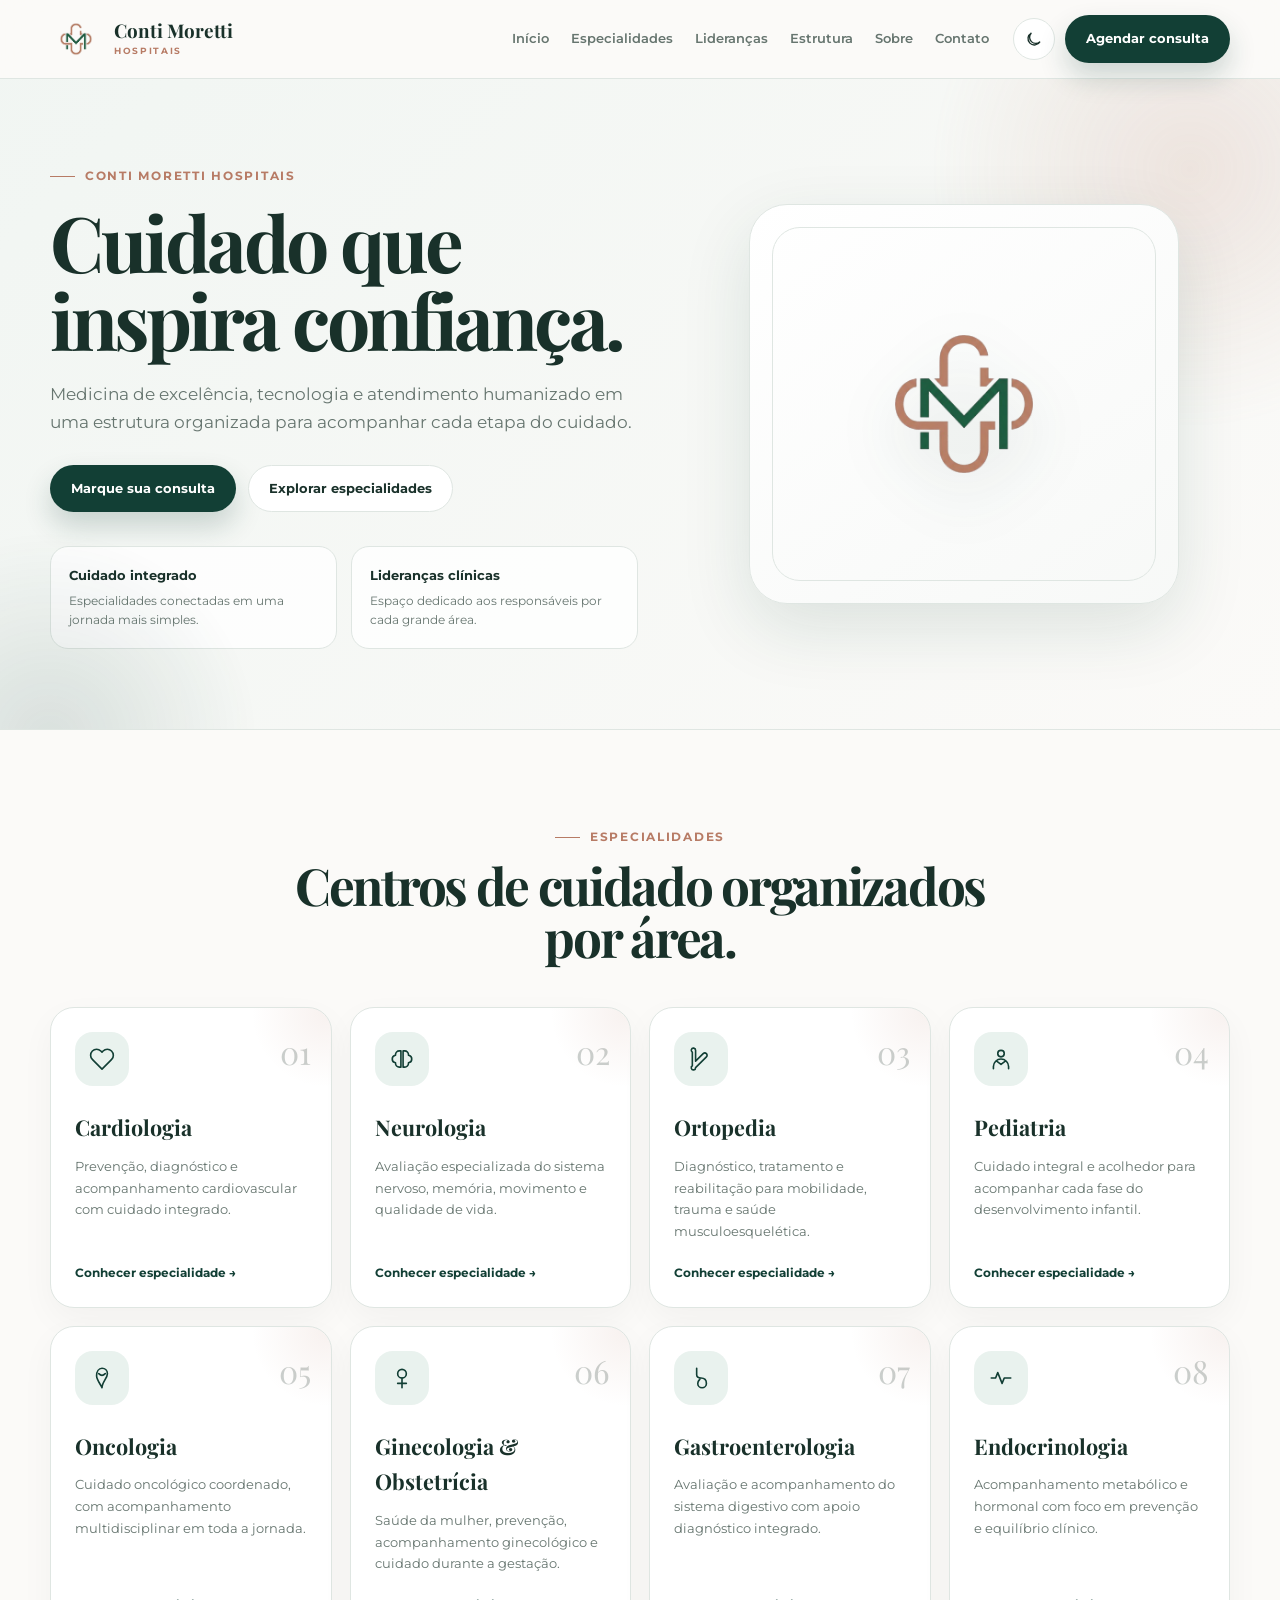
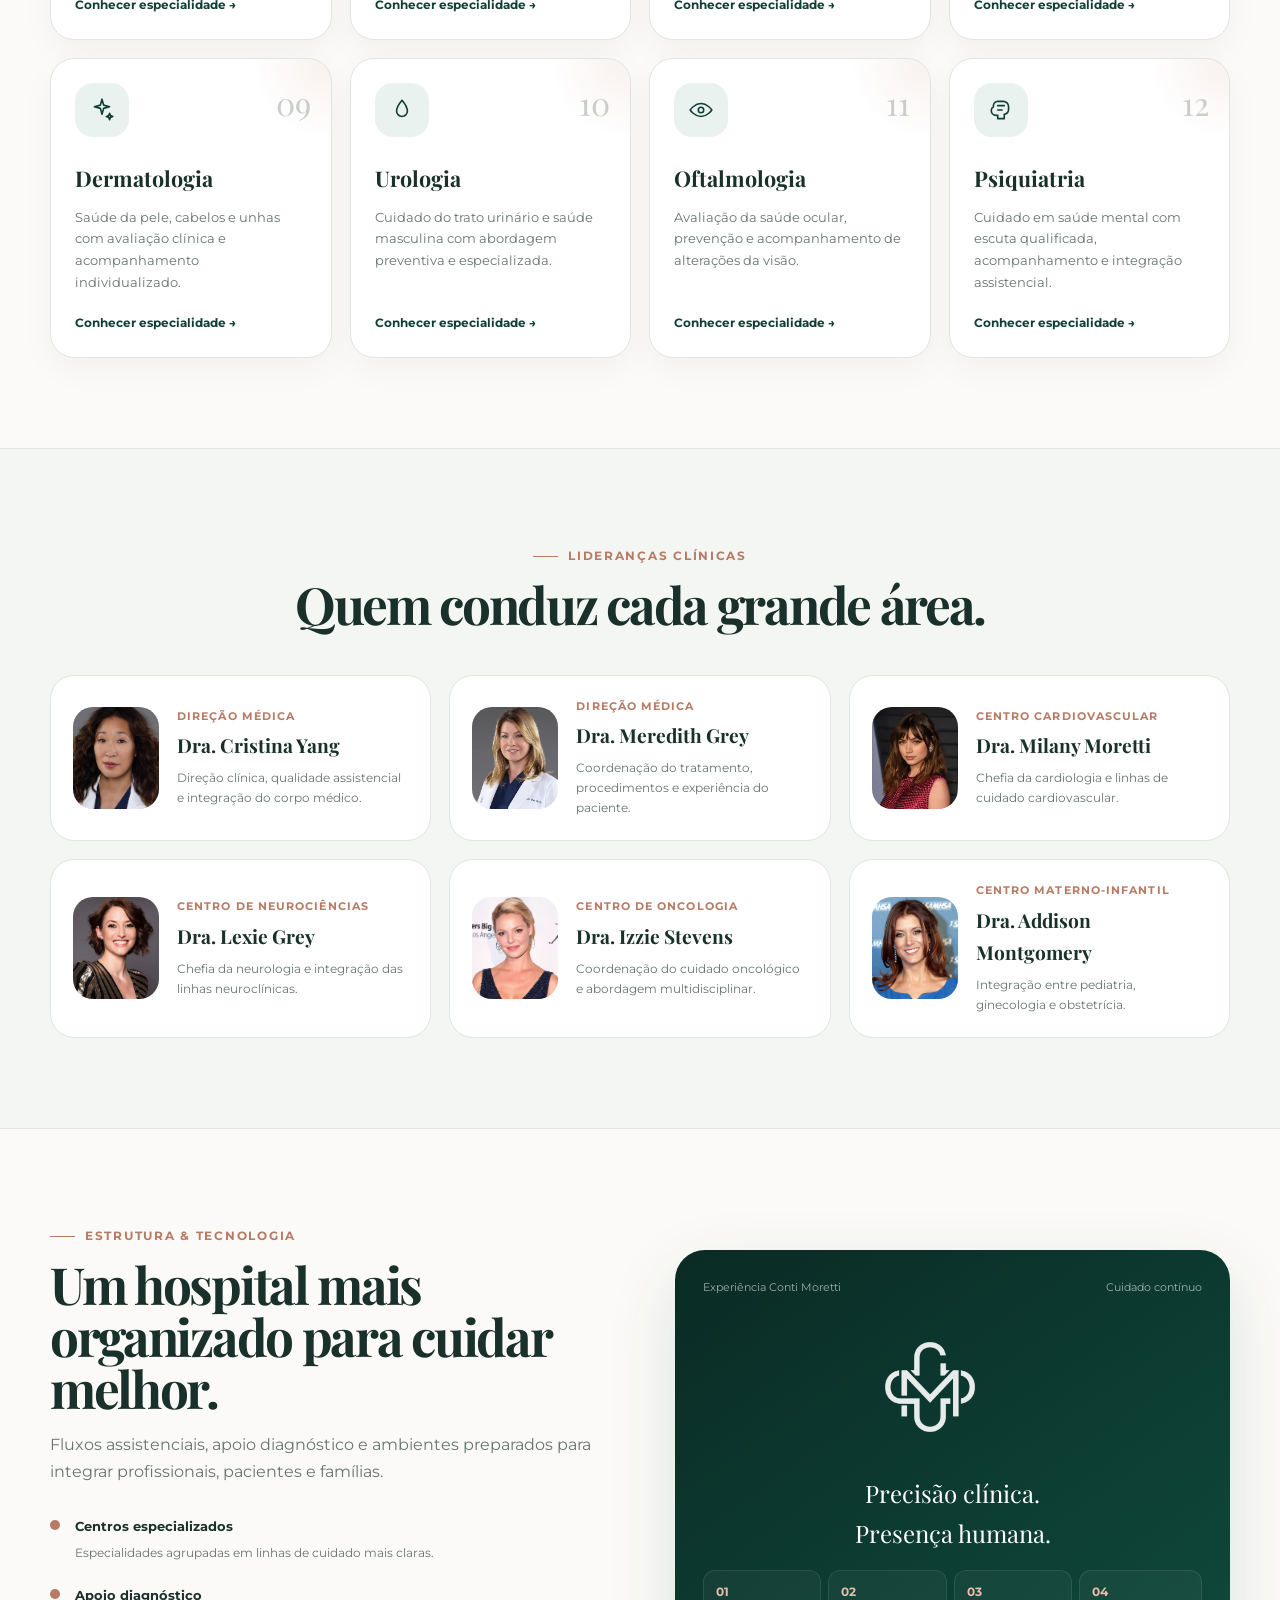
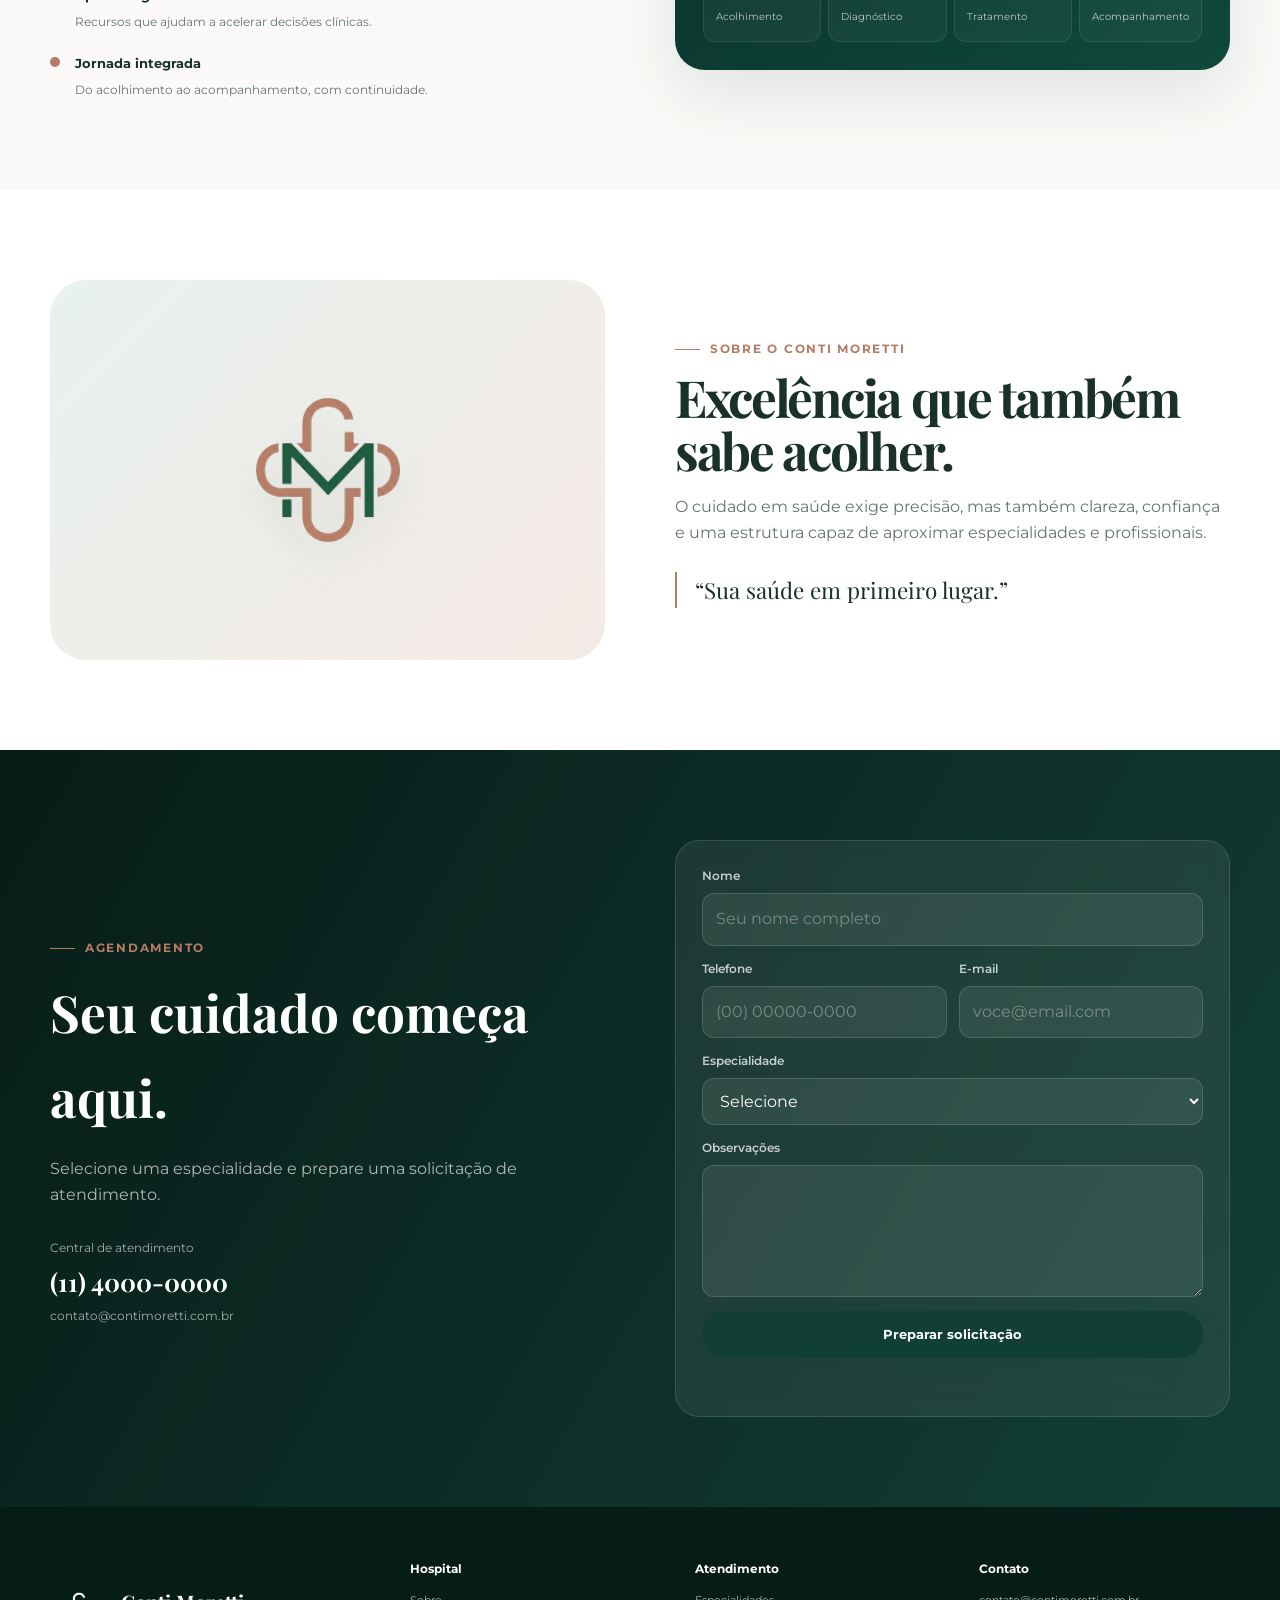
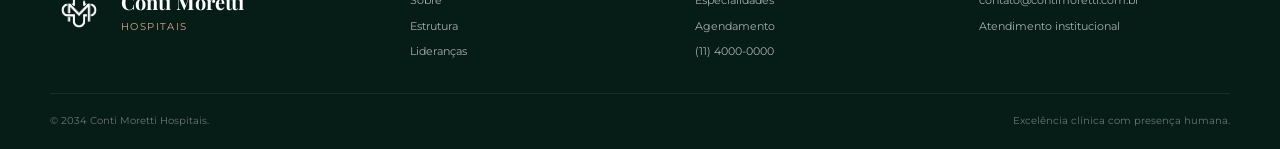
<file: index.html>
<!doctype html>
<html lang="pt-BR">
  <head>
    <meta charset="UTF-8">
    <meta name="viewport" content="width=device-width,initial-scale=1.0">
    <meta name="description" content="Conti Moretti Hospitais — especialidades, lideranças clínicas, estrutura e agendamento.">
    <meta name="theme-color" content="#123f35">
    <title>
      Conti Moretti Hospitais | Excelência em Saúde
    </title>
    <link rel="icon" href="favicon.ico">
    <link rel="preconnect" href="https://fonts.googleapis.com">
    <link rel="preconnect" href="https://fonts.gstatic.com" crossorigin>
    <link href="https://fonts.googleapis.com/css2?family=Montserrat:wght@300;400;500;600;700&family=Playfair+Display:wght@600;700&display=swap" rel="stylesheet">
    <link rel="stylesheet" href="style.css">
    <script>
      try {
        const savedTheme = localStorage.getItem('cm-theme');

        if (savedTheme) {
          document.documentElement.dataset.theme = savedTheme;
        }
      } catch (error) {
        // If localStorage is unavailable, the default theme remains active.
      }
    </script>
  </head>
  <body>
    <a class="skip-link" href="#main-content">
      Pular para o conteúdo
    </a>
    <header id="header" class="site-header">
      <div class="container header-container">
        <a class="brand" href="index.html#home" aria-label="Conti Moretti Hospitais — início">
          <img src="imgs/logo.png" alt="Conti Moretti Hospitais">
          <span class="brand-name">
            Conti Moretti
            <small>
              Hospitais
            </small>
          </span>
        </a>
        <nav id="main-nav" class="main-nav" aria-label="Navegação principal">
          <a href="index.html#home">
            Início
          </a>
          <a href="index.html#especialidades">
            Especialidades
          </a>
          <a href="index.html#lideranca">
            Lideranças
          </a>
          <a href="index.html#estrutura">
            Estrutura
          </a>
          <a href="index.html#sobre">
            Sobre
          </a>
          <a href="index.html#contato">
            Contato
          </a>
        </nav>
        <div class="header-tools">
          <button id="theme-toggle" class="theme-toggle" type="button" aria-label="Ativar tema escuro">
            <svg class="moon" viewBox="0 0 24 24">
              <path d="M20 15.5A8.5 8.5 0 1 1 8.5 4 7 7 0 0 0 20 15.5Z"/>
            </svg>
            <svg class="sun" viewBox="0 0 24 24">
              <circle cx="12" cy="12" r="4"/>
              <path d="M12 2v2M12 20v2M4.93 4.93l1.42 1.42M17.65 17.65l1.42 1.42M2 12h2M20 12h2M4.93 19.07l1.42-1.42M17.65 6.35l1.42-1.42"/>
            </svg>
          </button>
          <a href="index.html#agendamento" class="btn btn-primary header-cta">
            Agendar consulta
          </a>
          <button class="menu-toggle" id="mobile-menu" type="button" aria-label="Abrir menu" aria-expanded="false" aria-controls="main-nav">
            <span>
            </span>
            <span>
            </span>
            <span>
            </span>
          </button>
        </div>
      </div>
    </header>
    <main id="main-content">
      <section id="home" class="hero">
        <div class="container hero-grid">
          <div class="hero-copy reveal">
            <span class="eyebrow">
              Conti Moretti Hospitais
            </span>
            <h1>
              Cuidado que inspira confiança.
            </h1>
            <p>
              Medicina de excelência, tecnologia e atendimento humanizado em uma estrutura organizada para acompanhar cada etapa do cuidado.
            </p>
            <div class="hero-actions">
              <a href="#agendamento" class="btn btn-primary">
                Marque sua consulta
              </a>
              <a href="#especialidades" class="btn btn-outline">
                Explorar especialidades
              </a>
            </div>
            <div class="hero-notes">
              <div>
                <strong>
                  Cuidado integrado
                </strong>
                <span>
                  Especialidades conectadas em uma jornada mais simples.
                </span>
              </div>
              <div>
                <strong>
                  Lideranças clínicas
                </strong>
                <span>
                  Espaço dedicado aos responsáveis por cada grande área.
                </span>
              </div>
            </div>
          </div>
          <div class="hero-visual reveal">
            <div class="hero-logo-card">
              <img src="imgs/logo.png" alt="Símbolo Conti Moretti Hospitais">
            </div>
          </div>
        </div>
      </section>
      <section id="especialidades" class="section">
        <div class="container">
          <div class="section-heading reveal">
            <span class="eyebrow">
              Especialidades
            </span>
            <h2>
              Centros de cuidado organizados por área.
            </h2>
          </div>
          <div class="specialty-grid">
            <a class="specialty-card reveal" href="especialidades/cardiologia.html">
              <div class="specialty-icon">
                <svg viewBox="0 0 24 24" aria-hidden="true">
                  <path d="M20.8 4.6a5.5 5.5 0 0 0-7.8 0L12 5.7l-1.1-1.1a5.5 5.5 0 0 0-7.8 7.8l1.1 1.1L12 21.3l7.8-7.8 1.1-1.1a5.5 5.5 0 0 0-.1-7.8Z"/>
                </svg>
              </div>
              <span class="card-number">
                01
              </span>
              <h3>
                Cardiologia
              </h3>
              <p>
                Prevenção, diagnóstico e acompanhamento cardiovascular com cuidado integrado.
              </p>
              <span class="card-link">
                Conhecer especialidade
                <span>
                  →
                </span>
              </span>
            </a>
            <a class="specialty-card reveal" href="especialidades/neurologia.html">
              <div class="specialty-icon">
                <svg viewBox="0 0 24 24" aria-hidden="true">
                  <path d="M9.5 4.5A3.5 3.5 0 0 0 6 8v.5A3.5 3.5 0 0 0 3 12a3.5 3.5 0 0 0 3 3.5V16a3.5 3.5 0 0 0 3.5 3.5H11v-15H9.5Zm5 0H13v15h1.5A3.5 3.5 0 0 0 18 16v-.5a3.5 3.5 0 0 0 3-3.5 3.5 3.5 0 0 0-3-3.5V8a3.5 3.5 0 0 0-3.5-3.5Z"/>
                </svg>
              </div>
              <span class="card-number">
                02
              </span>
              <h3>
                Neurologia
              </h3>
              <p>
                Avaliação especializada do sistema nervoso, memória, movimento e qualidade de vida.
              </p>
              <span class="card-link">
                Conhecer especialidade
                <span>
                  →
                </span>
              </span>
            </a>
            <a class="specialty-card reveal" href="especialidades/ortopedia.html">
              <div class="specialty-icon">
                <svg viewBox="0 0 24 24" aria-hidden="true">
                  <path d="M7 4a2 2 0 1 0-3 1.7v12.6A2 2 0 1 0 7 20l10-10a2 2 0 1 0-3-3L7 14V4Z"/>
                </svg>
              </div>
              <span class="card-number">
                03
              </span>
              <h3>
                Ortopedia
              </h3>
              <p>
                Diagnóstico, tratamento e reabilitação para mobilidade, trauma e saúde musculoesquelética.
              </p>
              <span class="card-link">
                Conhecer especialidade
                <span>
                  →
                </span>
              </span>
            </a>
            <a class="specialty-card reveal" href="especialidades/pediatria.html">
              <div class="specialty-icon">
                <svg viewBox="0 0 24 24" aria-hidden="true">
                  <circle cx="12" cy="7" r="3"/>
                  <path d="M5 21v-2a7 7 0 0 1 14 0v2M8 14l4 3 4-3"/>
                </svg>
              </div>
              <span class="card-number">
                04
              </span>
              <h3>
                Pediatria
              </h3>
              <p>
                Cuidado integral e acolhedor para acompanhar cada fase do desenvolvimento infantil.
              </p>
              <span class="card-link">
                Conhecer especialidade
                <span>
                  →
                </span>
              </span>
            </a>
            <a class="specialty-card reveal" href="especialidades/oncologia.html">
              <div class="specialty-icon">
                <svg viewBox="0 0 24 24" aria-hidden="true">
                  <path d="M12 3c3 0 5 2.2 5 5 0 4-5 8-5 13-1-3-5-7-5-11 0-4 2-7 5-7Z"/>
                  <path d="M9 8c2 2 4 2 6 0"/>
                </svg>
              </div>
              <span class="card-number">
                05
              </span>
              <h3>
                Oncologia
              </h3>
              <p>
                Cuidado oncológico coordenado, com acompanhamento multidisciplinar em toda a jornada.
              </p>
              <span class="card-link">
                Conhecer especialidade
                <span>
                  →
                </span>
              </span>
            </a>
            <a class="specialty-card reveal" href="especialidades/ginecologia-obstetricia.html">
              <div class="specialty-icon">
                <svg viewBox="0 0 24 24" aria-hidden="true">
                  <circle cx="12" cy="8" r="4"/>
                  <path d="M12 12v9M8 17h8"/>
                </svg>
              </div>
              <span class="card-number">
                06
              </span>
              <h3>
                Ginecologia & Obstetrícia
              </h3>
              <p>
                Saúde da mulher, prevenção, acompanhamento ginecológico e cuidado durante a gestação.
              </p>
              <span class="card-link">
                Conhecer especialidade
                <span>
                  →
                </span>
              </span>
            </a>
            <a class="specialty-card reveal" href="especialidades/gastroenterologia.html">
              <div class="specialty-icon">
                <svg viewBox="0 0 24 24" aria-hidden="true">
                  <path d="M8 3v6c0 2 2 3 4 3 3 0 5 2 5 5a4 4 0 0 1-8 0c0-2 1-3 2-4"/>
                </svg>
              </div>
              <span class="card-number">
                07
              </span>
              <h3>
                Gastroenterologia
              </h3>
              <p>
                Avaliação e acompanhamento do sistema digestivo com apoio diagnóstico integrado.
              </p>
              <span class="card-link">
                Conhecer especialidade
                <span>
                  →
                </span>
              </span>
            </a>
            <a class="specialty-card reveal" href="especialidades/endocrinologia.html">
              <div class="specialty-icon">
                <svg viewBox="0 0 24 24" aria-hidden="true">
                  <path d="M3 12h4l2-5 4 10 2-5h6"/>
                </svg>
              </div>
              <span class="card-number">
                08
              </span>
              <h3>
                Endocrinologia
              </h3>
              <p>
                Acompanhamento metabólico e hormonal com foco em prevenção e equilíbrio clínico.
              </p>
              <span class="card-link">
                Conhecer especialidade
                <span>
                  →
                </span>
              </span>
            </a>
            <a class="specialty-card reveal" href="especialidades/dermatologia.html">
              <div class="specialty-icon">
                <svg viewBox="0 0 24 24" aria-hidden="true">
                  <path d="M12 2l1.5 5.5L19 9l-5.5 1.5L12 16l-1.5-5.5L5 9l5.5-1.5L12 2Z"/>
                  <path d="M19 15l.8 2.2L22 18l-2.2.8L19 21l-.8-2.2L16 18l2.2-.8L19 15Z"/>
                </svg>
              </div>
              <span class="card-number">
                09
              </span>
              <h3>
                Dermatologia
              </h3>
              <p>
                Saúde da pele, cabelos e unhas com avaliação clínica e acompanhamento individualizado.
              </p>
              <span class="card-link">
                Conhecer especialidade
                <span>
                  →
                </span>
              </span>
            </a>
            <a class="specialty-card reveal" href="especialidades/urologia.html">
              <div class="specialty-icon">
                <svg viewBox="0 0 24 24" aria-hidden="true">
                  <path d="M12 3s5 6 5 10a5 5 0 1 1-10 0c0-4 5-10 5-10Z"/>
                </svg>
              </div>
              <span class="card-number">
                10
              </span>
              <h3>
                Urologia
              </h3>
              <p>
                Cuidado do trato urinário e saúde masculina com abordagem preventiva e especializada.
              </p>
              <span class="card-link">
                Conhecer especialidade
                <span>
                  →
                </span>
              </span>
            </a>
            <a class="specialty-card reveal" href="especialidades/oftalmologia.html">
              <div class="specialty-icon">
                <svg viewBox="0 0 24 24" aria-hidden="true">
                  <path d="M2 12s4-6 10-6 10 6 10 6-4 6-10 6S2 12 2 12Z"/>
                  <circle cx="12" cy="12" r="2.5"/>
                </svg>
              </div>
              <span class="card-number">
                11
              </span>
              <h3>
                Oftalmologia
              </h3>
              <p>
                Avaliação da saúde ocular, prevenção e acompanhamento de alterações da visão.
              </p>
              <span class="card-link">
                Conhecer especialidade
                <span>
                  →
                </span>
              </span>
            </a>
            <a class="specialty-card reveal" href="especialidades/psiquiatria.html">
              <div class="specialty-icon">
                <svg viewBox="0 0 24 24" aria-hidden="true">
                  <path d="M9 4a4 4 0 0 0-4 4v1a4 4 0 0 0-2 3.5A4.5 4.5 0 0 0 7.5 17H9v3h6v-4a5 5 0 0 0 4-5V9a5 5 0 0 0-5-5H9Z"/>
                  <path d="M9 8h6M9 12h4"/>
                </svg>
              </div>
              <span class="card-number">
                12
              </span>
              <h3>
                Psiquiatria
              </h3>
              <p>
                Cuidado em saúde mental com escuta qualificada, acompanhamento e integração assistencial.
              </p>
              <span class="card-link">
                Conhecer especialidade
                <span>
                  →
                </span>
              </span>
            </a>
          </div>
        </div>
      </section>
      <section id="lideranca" class="section leadership-section">
        <div class="container">
          <div class="section-heading reveal">
            <span class="eyebrow">
              Lideranças clínicas
            </span>
            <h2>
              Quem conduz cada grande área.
            </h2>
          </div>
          <div class="leaders-grid">
            <article class="leader-card reveal">
              <!-- FOTO: salve/substitua em imgs/medicos/direcao-medica.jpg -->
              <div class="leader-avatar">
                <img
                  src="imgs/medicos/direcao-medica.jpg"
                  alt="Direção Médica"
                  class="leader-photo"
                  loading="lazy"
                >
              </div>
              <div class="leader-content">
                <span>
                  Direção Médica
                </span>
                <h3>
                  Dra. Cristina Yang
                </h3>
                <p>
                  Direção clínica, qualidade assistencial e integração do corpo médico.
                </p>
                <!-- Arquivo da foto: imgs/medicos/direcao-medica.jpg -->
              </div>
            </article>
            <article class="leader-card reveal">
              <!-- FOTO: salve/substitua em imgs/medicos/direcao-assistencial.jpg -->
              <div class="leader-avatar">
                <img
                  src="imgs/medicos/direcao-assistencial.jpg"
                  alt="Direção Assistencial"
                  class="leader-photo"
                  loading="lazy"
                >
              </div>
              <div class="leader-content">
                <span>
                  Direção Médica
                </span>
                <h3>
                  Dra. Meredith Grey
                </h3>
                <p>
                  Coordenação do tratamento, procedimentos e experiência do paciente.
                </p>
                <!-- Arquivo da foto: imgs/medicos/direcao-assistencial.jpg -->
              </div>
            </article>
            <article class="leader-card reveal">
              <!-- FOTO: salve/substitua em imgs/medicos/cardiologia.jpg -->
              <div class="leader-avatar">
                <img
                  src="imgs/medicos/cardiologia.jpg"
                  alt="Chefia do Centro Cardiovascular"
                  class="leader-photo"
                  loading="lazy"
                >
              </div>
              <div class="leader-content">
                <span>
                  Centro Cardiovascular
                </span>
                <h3>
                  Dra. Milany Moretti
                </h3>
                <p>
                  Chefia da cardiologia e linhas de cuidado cardiovascular.
                </p>
                <!-- Arquivo da foto: imgs/medicos/cardiologia.jpg -->
              </div>
            </article>
            <article class="leader-card reveal">
              <!-- FOTO: salve/substitua em imgs/medicos/neurologia.jpg -->
              <div class="leader-avatar">
                <img
                  src="imgs/medicos/neurologia.jpg"
                  alt="Chefia do Centro de Neurociências"
                  class="leader-photo"
                  loading="lazy"
                >
              </div>
              <div class="leader-content">
                <span>
                  Centro de Neurociências
                </span>
                <h3>
                  Dra. Lexie Grey
                </h3>
                <p>
                  Chefia da neurologia e integração das linhas neuroclínicas.
                </p>
                <!-- Arquivo da foto: imgs/medicos/neurologia.jpg -->
              </div>
            </article>
            <article class="leader-card reveal">
              <!-- FOTO: salve/substitua em imgs/medicos/oncologia.jpg -->
              <div class="leader-avatar">
                <img
                  src="imgs/medicos/oncologia.jpg"
                  alt="Chefia do Centro de Oncologia"
                  class="leader-photo"
                  loading="lazy"
                >
              </div>
              <div class="leader-content">
                <span>
                  Centro de Oncologia
                </span>
                <h3>
                  Dra. Izzie Stevens
                </h3>
                <p>
                  Coordenação do cuidado oncológico e abordagem multidisciplinar.
                </p>
                <!-- Arquivo da foto: imgs/medicos/oncologia.jpg -->
              </div>
            </article>
            <article class="leader-card reveal">
              <!-- FOTO: salve/substitua em imgs/medicos/materno-infantil.jpg -->
              <div class="leader-avatar">
                <img
                  src="imgs/medicos/materno-infantil.jpg"
                  alt="Chefia do Centro Materno-Infantil"
                  class="leader-photo"
                  loading="lazy"
                >
              </div>
              <div class="leader-content">
                <span>
                  Centro Materno-Infantil
                </span>
                <h3>
                  Dra. Addison Montgomery
                </h3>
                <p>
                  Integração entre pediatria, ginecologia e obstetrícia.
                </p>
                <!-- Arquivo da foto: imgs/medicos/materno-infantil.jpg -->
              </div>
            </article>
          </div>
        </div>
      </section>
      <section id="estrutura" class="section structure-section">
        <div class="container structure-grid">
          <div class="structure-copy reveal">
            <span class="eyebrow">
              Estrutura & tecnologia
            </span>
            <h2>
              Um hospital mais organizado para cuidar melhor.
            </h2>
            <p>
              Fluxos assistenciais, apoio diagnóstico e ambientes preparados para integrar profissionais, pacientes e famílias.
            </p>
            <div class="feature-list">
              <div>
                <span class="feature-dot">
                </span>
                <div>
                  <strong>
                    Centros especializados
                  </strong>
                  <p>
                    Especialidades agrupadas em linhas de cuidado mais claras.
                  </p>
                </div>
              </div>
              <div>
                <span class="feature-dot">
                </span>
                <div>
                  <strong>
                    Apoio diagnóstico
                  </strong>
                  <p>
                    Recursos que ajudam a acelerar decisões clínicas.
                  </p>
                </div>
              </div>
              <div>
                <span class="feature-dot">
                </span>
                <div>
                  <strong>
                    Jornada integrada
                  </strong>
                  <p>
                    Do acolhimento ao acompanhamento, com continuidade.
                  </p>
                </div>
              </div>
            </div>
          </div>
          <div class="structure-panel reveal">
            <div class="panel-topline">
              <span>
                Experiência Conti Moretti
              </span>
              <span>
                Cuidado contínuo
              </span>
            </div>
            <div class="panel-center">
              <div>
                <img src="imgs/logo.png" alt="Conti Moretti Hospitais">
                <p>
                  Precisão clínica.
                  <br>
                  Presença humana.
                </p>
              </div>
            </div>
            <div class="panel-grid">
              <div>
                <strong>
                  01
                </strong>
                <span>
                  Acolhimento
                </span>
              </div>
              <div>
                <strong>
                  02
                </strong>
                <span>
                  Diagnóstico
                </span>
              </div>
              <div>
                <strong>
                  03
                </strong>
                <span>
                  Tratamento
                </span>
              </div>
              <div>
                <strong>
                  04
                </strong>
                <span>
                  Acompanhamento
                </span>
              </div>
            </div>
          </div>
        </div>
      </section>
      <section id="sobre" class="section about-section">
        <div class="container about-grid">
          <div class="about-mark reveal">
            <img src="imgs/logo.png" alt="Símbolo Conti Moretti Hospitais">
          </div>
          <div class="about-copy reveal">
            <span class="eyebrow">
              Sobre o Conti Moretti
            </span>
            <h2>
              Excelência que também sabe acolher.
            </h2>
            <p>
              O cuidado em saúde exige precisão, mas também clareza, confiança e uma estrutura capaz de aproximar especialidades e profissionais.
            </p>
            <blockquote>
              “Sua saúde em primeiro lugar.”
            </blockquote>
          </div>
        </div>
      </section>
      <section id="agendamento" class="section appointment-section">
        <div class="container appointment-grid">
          <div class="appointment-copy reveal">
            <span class="eyebrow">
              Agendamento
            </span>
            <h2>
              Seu cuidado começa aqui.
            </h2>
            <p>
              Selecione uma especialidade e prepare uma solicitação de atendimento.
            </p>
            <div class="appointment-contact">
              <span>
                Central de atendimento
              </span>
              <strong>
                (11) 4000-0000
              </strong>
              <span>
                contato@contimoretti.com.br
              </span>
            </div>
          </div>
          <form id="appointment-form" class="appointment-form reveal">
            <div class="field-group">
              <label for="patient-name">
                Nome
              </label>
              <input id="patient-name" name="name" type="text" placeholder="Seu nome completo" required>
            </div>
            <div class="field-row">
              <div class="field-group">
                <label for="patient-phone">
                  Telefone
                </label>
                <input id="patient-phone" name="phone" type="tel" placeholder="(00) 00000-0000" required>
              </div>
              <div class="field-group">
                <label for="patient-email">
                  E-mail
                </label>
                <input id="patient-email" name="email" type="email" placeholder="voce@email.com" required>
              </div>
            </div>
            <div class="field-group">
              <label for="specialty">
                Especialidade
              </label>
              <select id="specialty" name="specialty" required>
                <option value="">
                  Selecione
                </option>
                <option value="Cardiologia">
                  Cardiologia
                </option>
                <option value="Neurologia">
                  Neurologia
                </option>
                <option value="Ortopedia">
                  Ortopedia
                </option>
                <option value="Pediatria">
                  Pediatria
                </option>
                <option value="Oncologia">
                  Oncologia
                </option>
                <option value="Ginecologia & Obstetrícia">
                  Ginecologia & Obstetrícia
                </option>
                <option value="Gastroenterologia">
                  Gastroenterologia
                </option>
                <option value="Endocrinologia">
                  Endocrinologia
                </option>
                <option value="Dermatologia">
                  Dermatologia
                </option>
                <option value="Urologia">
                  Urologia
                </option>
                <option value="Oftalmologia">
                  Oftalmologia
                </option>
                <option value="Psiquiatria">
                  Psiquiatria
                </option>
              </select>
            </div>
            <div class="field-group">
              <label for="message">
                Observações
              </label>
              <textarea id="message" name="message" rows="4" placeholder="Se desejar, conte brevemente como podemos ajudar.">
              </textarea>
            </div>
            <button class="btn btn-primary" type="submit">
              Preparar solicitação
            </button>
            <p id="form-status" class="form-status" role="status">
            </p>
          </form>
        </div>
      </section>
    </main>
    <footer class="site-footer" id="contato">
      <div class="container footer-grid">
        <div class="footer-brand">
          <img src="imgs/logo.png" alt="Conti Moretti Hospitais">
          <div>
            <strong>
              Conti Moretti
            </strong>
            <span>
              Hospitais
            </span>
          </div>
        </div>
        <div class="footer-column">
          <h3>
            Hospital
          </h3>
          <a href="index.html#sobre">
            Sobre
          </a>
          <a href="index.html#estrutura">
            Estrutura
          </a>
          <a href="index.html#lideranca">
            Lideranças
          </a>
        </div>
        <div class="footer-column">
          <h3>
            Atendimento
          </h3>
          <a href="index.html#especialidades">
            Especialidades
          </a>
          <a href="index.html#agendamento">
            Agendamento
          </a>
          <p>
            (11) 4000-0000
          </p>
        </div>
        <div class="footer-column">
          <h3>
            Contato
          </h3>
          <p>
            contato@contimoretti.com.br
          </p>
          <p>
            Atendimento institucional
          </p>
        </div>
      </div>
      <div class="container footer-bottom">
        <span>
          © 2034 Conti Moretti Hospitais.
        </span>
        <span>
          Excelência clínica com presença humana.
        </span>
      </div>
    </footer>
    <script src="script.js" defer>
    </script>
  </body>
</html>
</file>
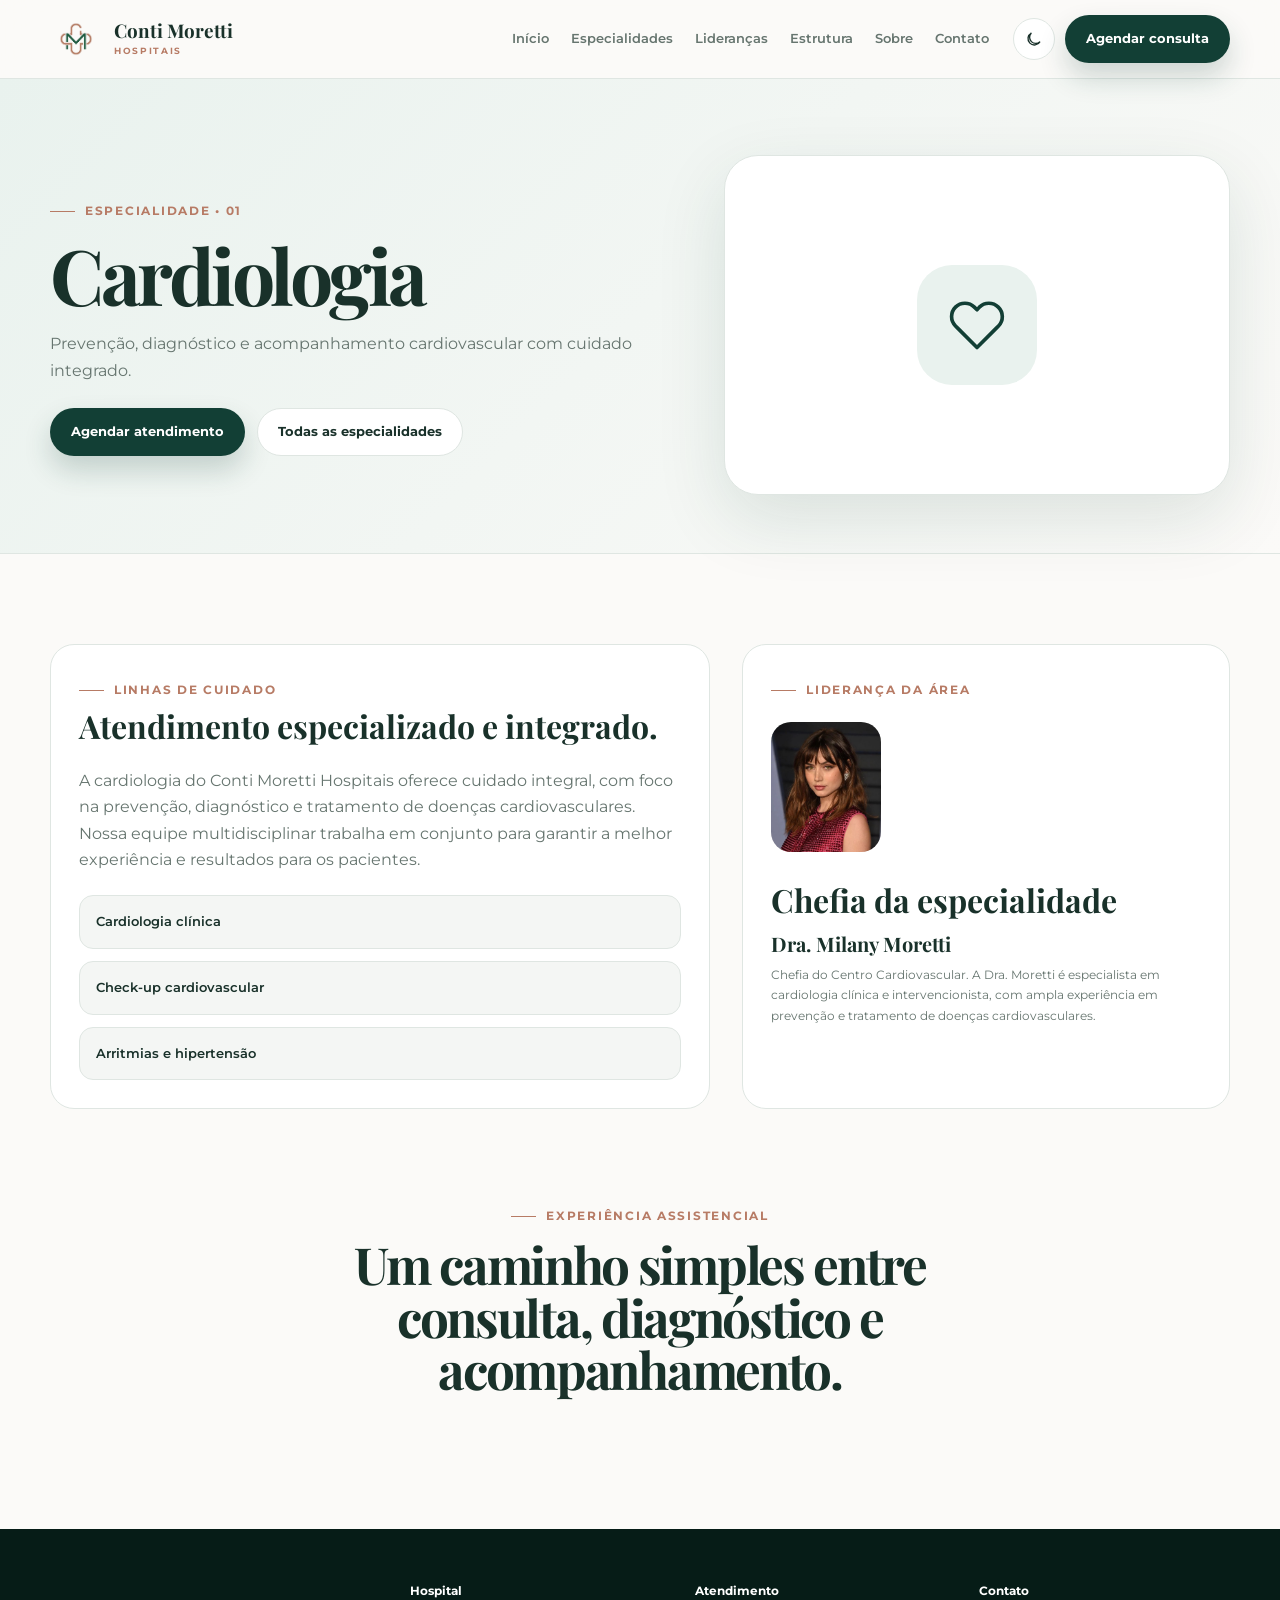
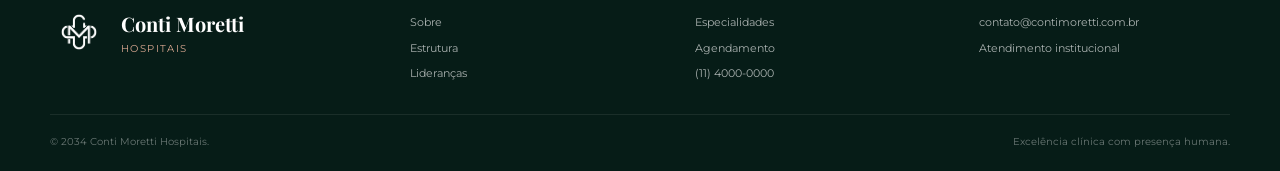
<file: especialidades/cardiologia.html>
<!doctype html>
<html lang="pt-BR">
  <head>
    <meta charset="UTF-8">
    <meta name="viewport" content="width=device-width,initial-scale=1.0">
    <meta name="description" content="Cardiologia no Conti Moretti Hospitais.">
    <meta name="theme-color" content="#123f35">
    <title>
      Cardiologia | Conti Moretti Hospitais
    </title>
    <link rel="icon" href="../favicon.ico">
    <link rel="preconnect" href="https://fonts.googleapis.com">
    <link rel="preconnect" href="https://fonts.gstatic.com" crossorigin>
    <link href="https://fonts.googleapis.com/css2?family=Montserrat:wght@300;400;500;600;700&family=Playfair+Display:wght@600;700&display=swap" rel="stylesheet">
    <link rel="stylesheet" href="../style.css">
    <script>
      try {
        const savedTheme = localStorage.getItem('cm-theme');

        if (savedTheme) {
          document.documentElement.dataset.theme = savedTheme;
        }
      } catch (error) {
        // If localStorage is unavailable, the default theme remains active.
      }
    </script>
  </head>
  <body class="specialty-page">
    <header id="header" class="site-header">
      <div class="container header-container">
        <a class="brand" href="../index.html#home" aria-label="Conti Moretti Hospitais — início">
          <img src="../imgs/logo.png" alt="Conti Moretti Hospitais">
          <span class="brand-name">
            Conti Moretti
            <small>
              Hospitais
            </small>
          </span>
        </a>
        <nav id="main-nav" class="main-nav" aria-label="Navegação principal">
          <a href="../index.html#home">
            Início
          </a>
          <a href="../index.html#especialidades">
            Especialidades
          </a>
          <a href="../index.html#lideranca">
            Lideranças
          </a>
          <a href="../index.html#estrutura">
            Estrutura
          </a>
          <a href="../index.html#sobre">
            Sobre
          </a>
          <a href="../index.html#contato">
            Contato
          </a>
        </nav>
        <div class="header-tools">
          <button id="theme-toggle" class="theme-toggle" type="button" aria-label="Ativar tema escuro">
            <svg class="moon" viewBox="0 0 24 24">
              <path d="M20 15.5A8.5 8.5 0 1 1 8.5 4 7 7 0 0 0 20 15.5Z"/>
            </svg>
            <svg class="sun" viewBox="0 0 24 24">
              <circle cx="12" cy="12" r="4"/>
              <path d="M12 2v2M12 20v2M4.93 4.93l1.42 1.42M17.65 17.65l1.42 1.42M2 12h2M20 12h2M4.93 19.07l1.42-1.42M17.65 6.35l1.42-1.42"/>
            </svg>
          </button>
          <a href="../index.html#agendamento" class="btn btn-primary header-cta">
            Agendar consulta
          </a>
          <button class="menu-toggle" id="mobile-menu" type="button" aria-label="Abrir menu" aria-expanded="false" aria-controls="main-nav">
            <span>
            </span>
            <span>
            </span>
            <span>
            </span>
          </button>
        </div>
      </div>
    </header>
    <main id="main-content">
      <section class="specialty-hero">
        <div class="container specialty-hero-grid">
          <div class="reveal">
            <span class="eyebrow">
              Especialidade • 01
            </span>
            <h1>
              Cardiologia
            </h1>
            <p>
              Prevenção, diagnóstico e acompanhamento cardiovascular com cuidado integrado.
            </p>
            <div class="specialty-actions">
              <a class="btn btn-primary" href="../index.html#agendamento">
                Agendar atendimento
              </a>
              <a class="btn btn-outline" href="../index.html#especialidades">
                Todas as especialidades
              </a>
            </div>
          </div>
          <div class="specialty-hero-icon reveal">
            <div class="specialty-icon">
              <svg viewBox="0 0 24 24" aria-hidden="true">
                <path d="M20.8 4.6a5.5 5.5 0 0 0-7.8 0L12 5.7l-1.1-1.1a5.5 5.5 0 0 0-7.8 7.8l1.1 1.1L12 21.3l7.8-7.8 1.1-1.1a5.5 5.5 0 0 0-.1-7.8Z"/>
              </svg>
            </div>
          </div>
        </div>
      </section>
      <section class="section">
        <div class="container specialty-content-grid">
          <article class="info-panel reveal">
            <span class="eyebrow">
              Linhas de cuidado
            </span>
            <h2>
              Atendimento especializado e integrado.
            </h2>
            <p style="margin-top:15px;color:var(--muted)">
              A cardiologia do Conti Moretti Hospitais oferece cuidado integral, com foco na prevenção, diagnóstico e tratamento de doenças cardiovasculares. Nossa equipe multidisciplinar trabalha em conjunto para garantir a melhor experiência e resultados para os pacientes.
            </p>
            <div class="focus-list">
              <div class="focus-item">
                Cardiologia clínica
              </div>
              <div class="focus-item">
                Check-up cardiovascular
              </div>
              <div class="focus-item">
                Arritmias e hipertensão
              </div>
            </div>
          </article>
          <aside class="specialty-leader reveal">
            <span class="eyebrow">
              Liderança da área
            </span>
            <!-- FOTO DO(A) CHEFE: salve/substitua em ../imgs/medicos/cardiologia.jpg -->
            <div class="leader-avatar">
              <img
                src="../imgs/medicos/cardiologia.jpg"
                alt="Chefia de Cardiologia"
                class="leader-photo"
                loading="lazy"
              >
            </div>
            <h2>
              Chefia da especialidade
            </h2>
            <h3>
              Dra. Milany Moretti
            </h3>
            <p>
              Chefia do Centro Cardiovascular. A Dra. Moretti é especialista em cardiologia clínica e intervencionista, com ampla experiência em prevenção e tratamento de doenças cardiovasculares.
            </p>
            <!--
              FOTO: ../imgs/medicos/cardiologia.jpg
              NOME: substitua "Nome do(a) responsável" no <h3> acima.
              CARGO/BIO: edite o <p> logo abaixo do nome.
            -->
          </aside>
        </div>
      </section>
      <section class="section" style="padding-top:0">
        <div class="container">
          <div class="section-heading reveal">
            <span class="eyebrow">
              Experiência assistencial
            </span>
            <h2>
              Um caminho simples entre consulta, diagnóstico e acompanhamento.
            </h2>
          </div>
        </div>
      </section>
    </main>
    <footer class="site-footer" id="contato">
      <div class="container footer-grid">
        <div class="footer-brand">
          <img src="../imgs/logo.png" alt="Conti Moretti Hospitais">
          <div>
            <strong>
              Conti Moretti
            </strong>
            <span>
              Hospitais
            </span>
          </div>
        </div>
        <div class="footer-column">
          <h3>
            Hospital
          </h3>
          <a href="../index.html#sobre">
            Sobre
          </a>
          <a href="../index.html#estrutura">
            Estrutura
          </a>
          <a href="../index.html#lideranca">
            Lideranças
          </a>
        </div>
        <div class="footer-column">
          <h3>
            Atendimento
          </h3>
          <a href="../index.html#especialidades">
            Especialidades
          </a>
          <a href="../index.html#agendamento">
            Agendamento
          </a>
          <p>
            (11) 4000-0000
          </p>
        </div>
        <div class="footer-column">
          <h3>
            Contato
          </h3>
          <p>
            contato@contimoretti.com.br
          </p>
          <p>
            Atendimento institucional
          </p>
        </div>
      </div>
      <div class="container footer-bottom">
        <span>
          © 2034 Conti Moretti Hospitais.
        </span>
        <span>
          Excelência clínica com presença humana.
        </span>
      </div>
    </footer>
    <script src="../script.js" defer>
    </script>
  </body>
</html>
</file>
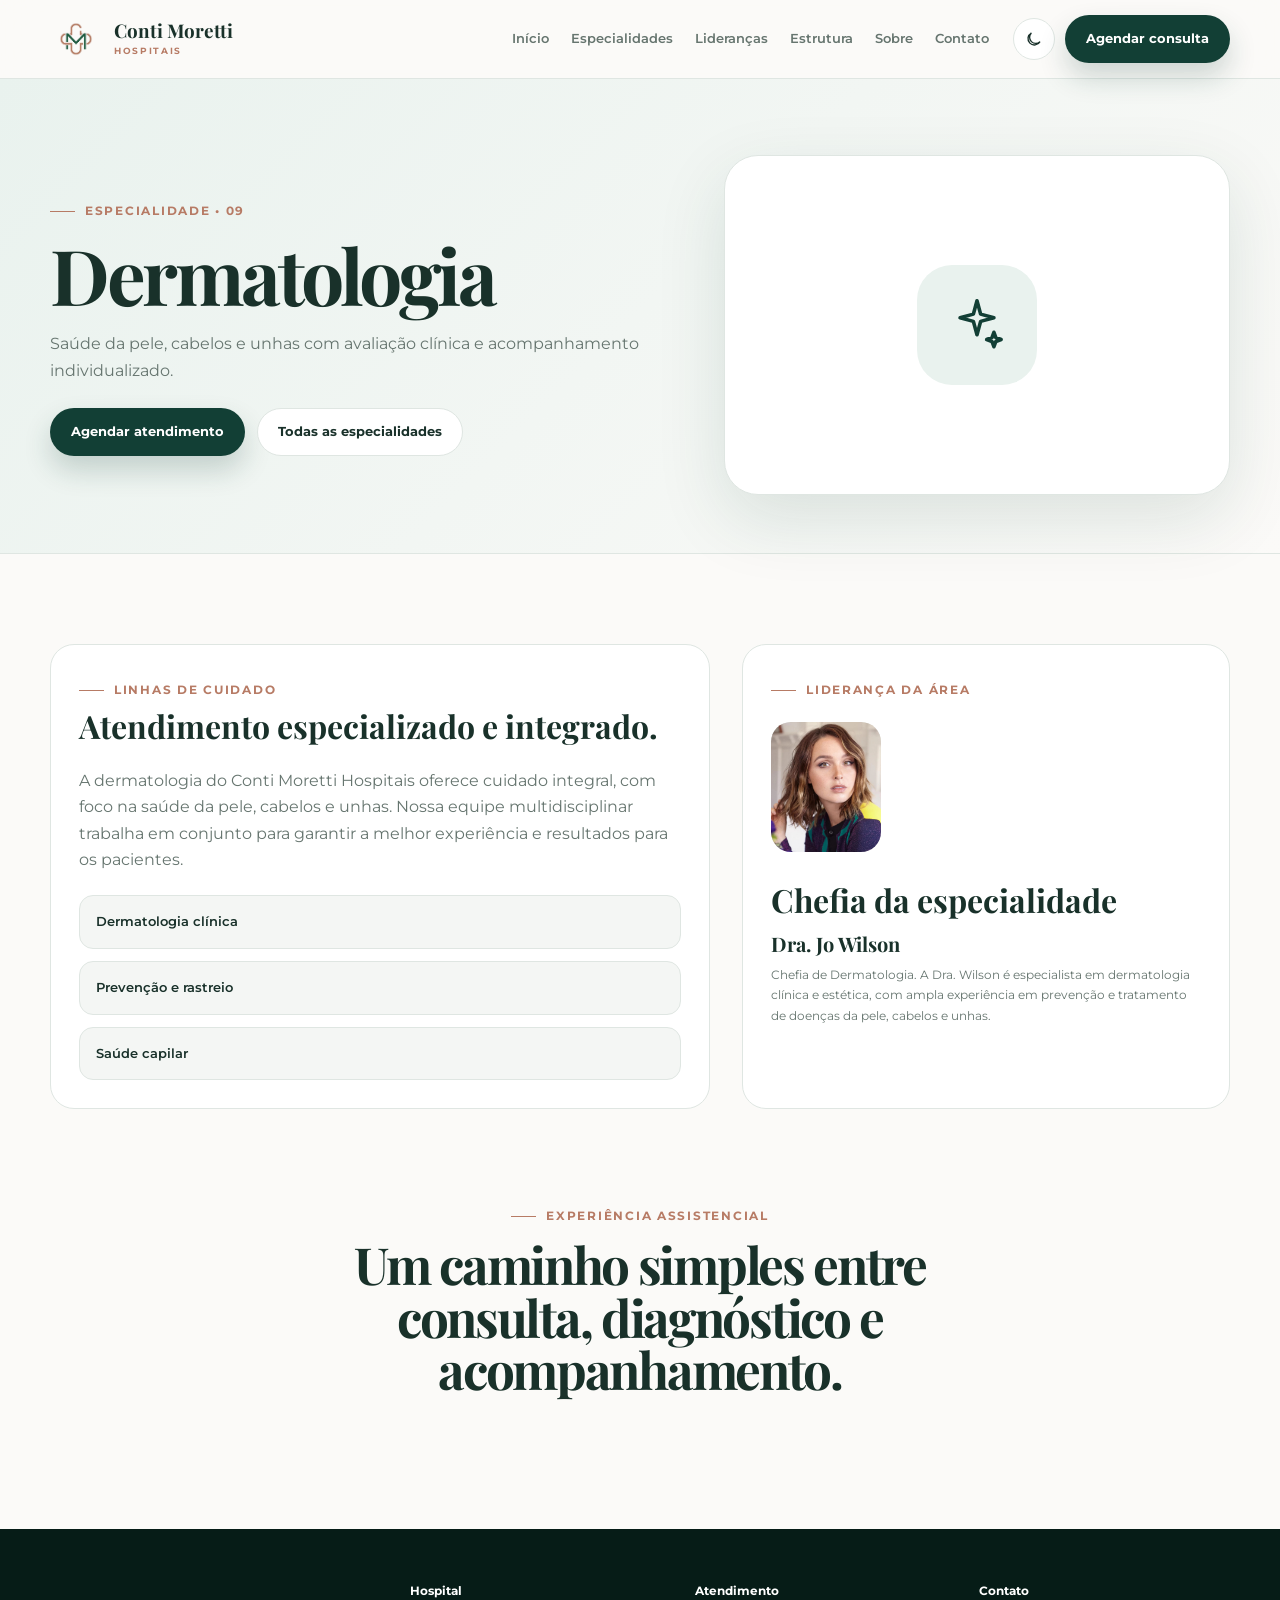
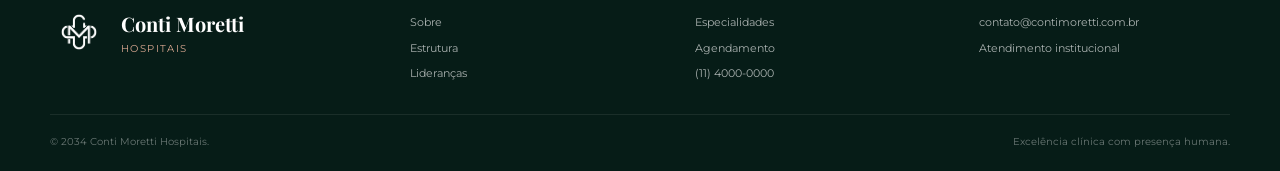
<file: especialidades/dermatologia.html>
<!doctype html>
<html lang="pt-BR">
  <head>
    <meta charset="UTF-8">
    <meta name="viewport" content="width=device-width,initial-scale=1.0">
    <meta name="description" content="Dermatologia no Conti Moretti Hospitais.">
    <meta name="theme-color" content="#123f35">
    <title>
      Dermatologia | Conti Moretti Hospitais
    </title>
    <link rel="icon" href="../favicon.ico">
    <link rel="preconnect" href="https://fonts.googleapis.com">
    <link rel="preconnect" href="https://fonts.gstatic.com" crossorigin>
    <link href="https://fonts.googleapis.com/css2?family=Montserrat:wght@300;400;500;600;700&family=Playfair+Display:wght@600;700&display=swap" rel="stylesheet">
    <link rel="stylesheet" href="../style.css">
    <script>
      try {
        const savedTheme = localStorage.getItem('cm-theme');

        if (savedTheme) {
          document.documentElement.dataset.theme = savedTheme;
        }
      } catch (error) {
        // If localStorage is unavailable, the default theme remains active.
      }
    </script>
  </head>
  <body class="specialty-page">
    <header id="header" class="site-header">
      <div class="container header-container">
        <a class="brand" href="../index.html#home" aria-label="Conti Moretti Hospitais — início">
          <img src="../imgs/logo.png" alt="Conti Moretti Hospitais">
          <span class="brand-name">
            Conti Moretti
            <small>
              Hospitais
            </small>
          </span>
        </a>
        <nav id="main-nav" class="main-nav" aria-label="Navegação principal">
          <a href="../index.html#home">
            Início
          </a>
          <a href="../index.html#especialidades">
            Especialidades
          </a>
          <a href="../index.html#lideranca">
            Lideranças
          </a>
          <a href="../index.html#estrutura">
            Estrutura
          </a>
          <a href="../index.html#sobre">
            Sobre
          </a>
          <a href="../index.html#contato">
            Contato
          </a>
        </nav>
        <div class="header-tools">
          <button id="theme-toggle" class="theme-toggle" type="button" aria-label="Ativar tema escuro">
            <svg class="moon" viewBox="0 0 24 24">
              <path d="M20 15.5A8.5 8.5 0 1 1 8.5 4 7 7 0 0 0 20 15.5Z"/>
            </svg>
            <svg class="sun" viewBox="0 0 24 24">
              <circle cx="12" cy="12" r="4"/>
              <path d="M12 2v2M12 20v2M4.93 4.93l1.42 1.42M17.65 17.65l1.42 1.42M2 12h2M20 12h2M4.93 19.07l1.42-1.42M17.65 6.35l1.42-1.42"/>
            </svg>
          </button>
          <a href="../index.html#agendamento" class="btn btn-primary header-cta">
            Agendar consulta
          </a>
          <button class="menu-toggle" id="mobile-menu" type="button" aria-label="Abrir menu" aria-expanded="false" aria-controls="main-nav">
            <span>
            </span>
            <span>
            </span>
            <span>
            </span>
          </button>
        </div>
      </div>
    </header>
    <main id="main-content">
      <section class="specialty-hero">
        <div class="container specialty-hero-grid">
          <div class="reveal">
            <span class="eyebrow">
              Especialidade • 09
            </span>
            <h1>
              Dermatologia
            </h1>
            <p>
              Saúde da pele, cabelos e unhas com avaliação clínica e acompanhamento individualizado.
            </p>
            <div class="specialty-actions">
              <a class="btn btn-primary" href="../index.html#agendamento">
                Agendar atendimento
              </a>
              <a class="btn btn-outline" href="../index.html#especialidades">
                Todas as especialidades
              </a>
            </div>
          </div>
          <div class="specialty-hero-icon reveal">
            <div class="specialty-icon">
              <svg viewBox="0 0 24 24" aria-hidden="true">
                <path d="M12 2l1.5 5.5L19 9l-5.5 1.5L12 16l-1.5-5.5L5 9l5.5-1.5L12 2Z"/>
                <path d="M19 15l.8 2.2L22 18l-2.2.8L19 21l-.8-2.2L16 18l2.2-.8L19 15Z"/>
              </svg>
            </div>
          </div>
        </div>
      </section>
      <section class="section">
        <div class="container specialty-content-grid">
          <article class="info-panel reveal">
            <span class="eyebrow">
              Linhas de cuidado
            </span>
            <h2>
              Atendimento especializado e integrado.
            </h2>
            <p style="margin-top:15px;color:var(--muted)">
              A dermatologia do Conti Moretti Hospitais oferece cuidado integral, com foco na saúde da pele, cabelos e unhas. Nossa equipe multidisciplinar trabalha em conjunto para garantir a melhor experiência e resultados para os pacientes.
            </p>
            <div class="focus-list">
              <div class="focus-item">
                Dermatologia clínica
              </div>
              <div class="focus-item">
                Prevenção e rastreio
              </div>
              <div class="focus-item">
                Saúde capilar
              </div>
            </div>
          </article>
          <aside class="specialty-leader reveal">
            <span class="eyebrow">
              Liderança da área
            </span>
            <!-- FOTO DO(A) CHEFE: salve/substitua em ../imgs/medicos/dermatologia.jpg -->
            <div class="leader-avatar">
              <img
                src="../imgs/medicos/dermatologia.jpg"
                alt="Chefia de Dermatologia"
                class="leader-photo"
                loading="lazy"
              >
            </div>
            <h2>
              Chefia da especialidade
            </h2>
            <h3>
              Dra. Jo Wilson
            </h3>
            <p>
              Chefia de Dermatologia. A Dra. Wilson é especialista em dermatologia clínica e estética, com ampla experiência em prevenção e tratamento de doenças da pele, cabelos e unhas.
            </p>
            <!--
              FOTO: ../imgs/medicos/dermatologia.jpg
              NOME: substitua "Nome do(a) responsável" no <h3> acima.
              CARGO/BIO: edite o <p> logo abaixo do nome.
            -->
          </aside>
        </div>
      </section>
      <section class="section" style="padding-top:0">
        <div class="container">
          <div class="section-heading reveal">
            <span class="eyebrow">
              Experiência assistencial
            </span>
            <h2>
              Um caminho simples entre consulta, diagnóstico e acompanhamento.
            </h2>
          </div>
        </div>
      </section>
    </main>
    <footer class="site-footer" id="contato">
      <div class="container footer-grid">
        <div class="footer-brand">
          <img src="../imgs/logo.png" alt="Conti Moretti Hospitais">
          <div>
            <strong>
              Conti Moretti
            </strong>
            <span>
              Hospitais
            </span>
          </div>
        </div>
        <div class="footer-column">
          <h3>
            Hospital
          </h3>
          <a href="../index.html#sobre">
            Sobre
          </a>
          <a href="../index.html#estrutura">
            Estrutura
          </a>
          <a href="../index.html#lideranca">
            Lideranças
          </a>
        </div>
        <div class="footer-column">
          <h3>
            Atendimento
          </h3>
          <a href="../index.html#especialidades">
            Especialidades
          </a>
          <a href="../index.html#agendamento">
            Agendamento
          </a>
          <p>
            (11) 4000-0000
          </p>
        </div>
        <div class="footer-column">
          <h3>
            Contato
          </h3>
          <p>
            contato@contimoretti.com.br
          </p>
          <p>
            Atendimento institucional
          </p>
        </div>
      </div>
      <div class="container footer-bottom">
        <span>
          © 2034 Conti Moretti Hospitais.
        </span>
        <span>
          Excelência clínica com presença humana.
        </span>
      </div>
    </footer>
    <script src="../script.js" defer>
    </script>
  </body>
</html>
</file>
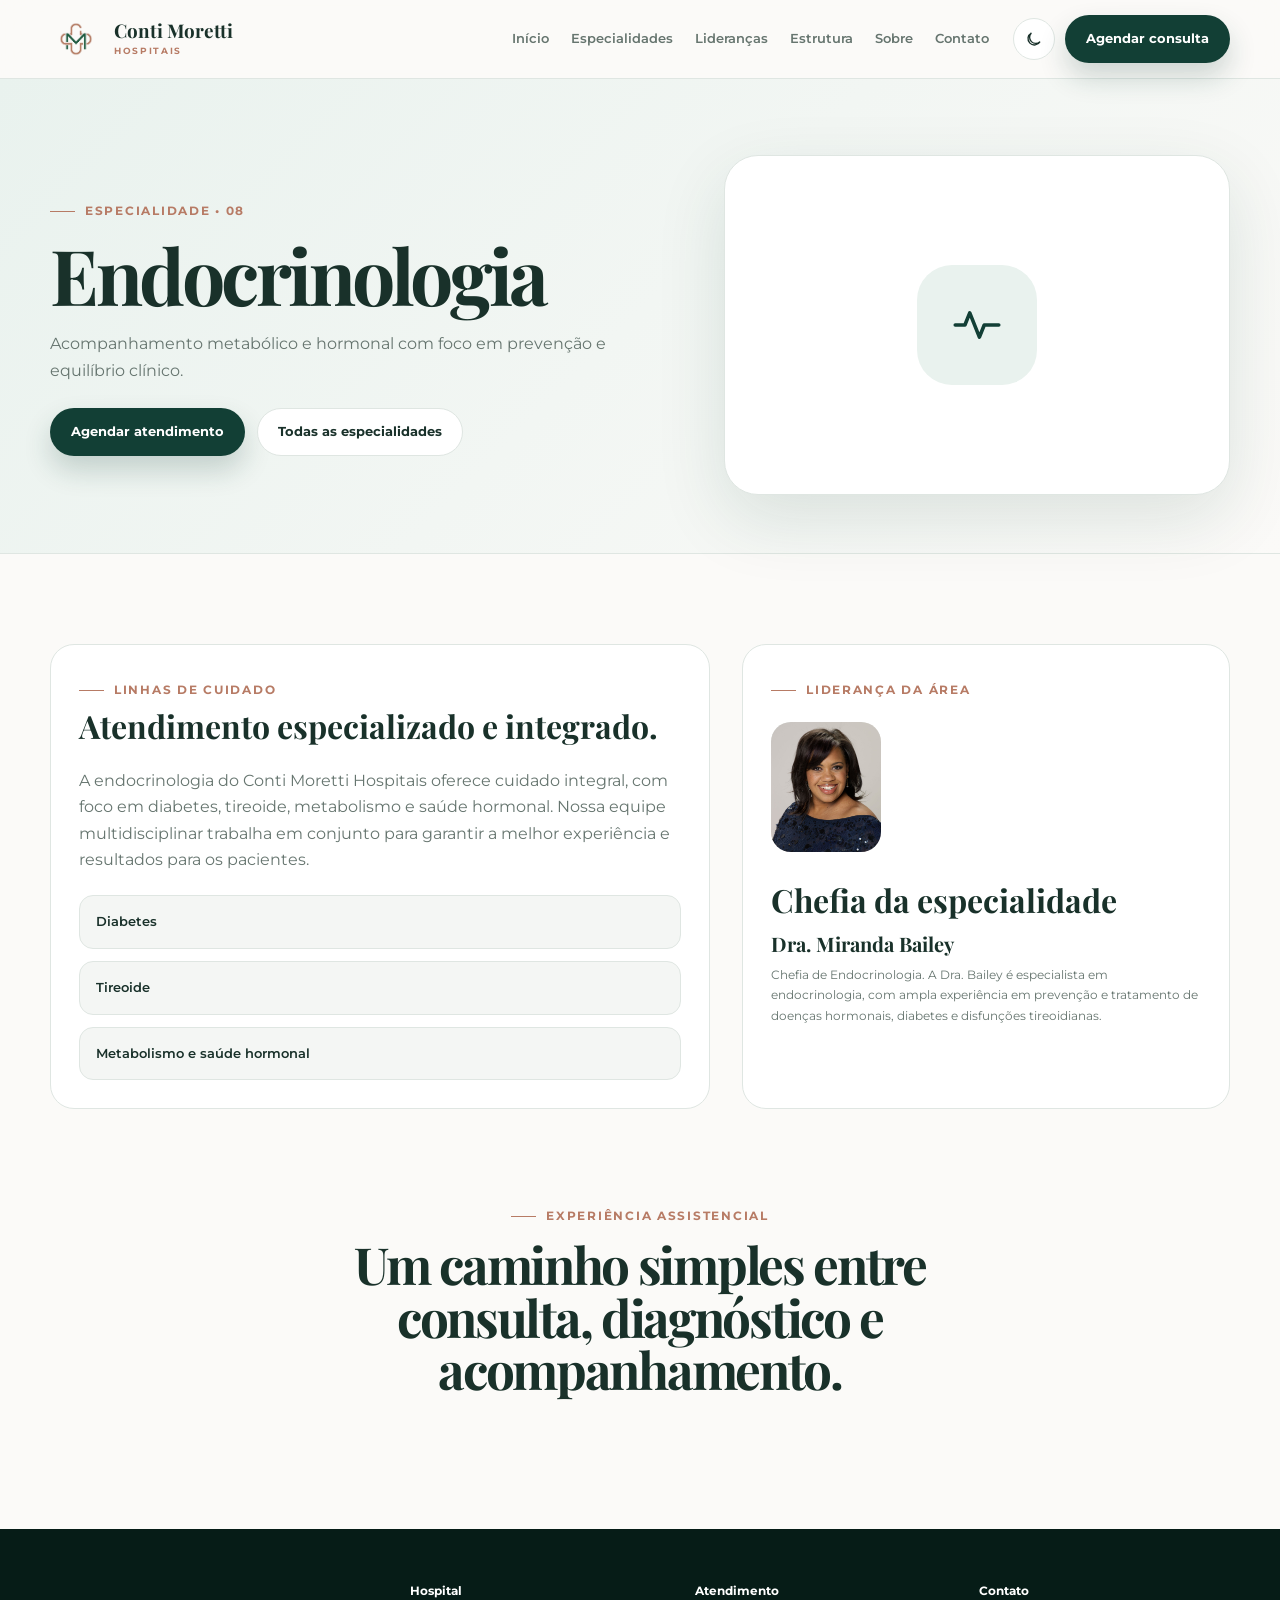
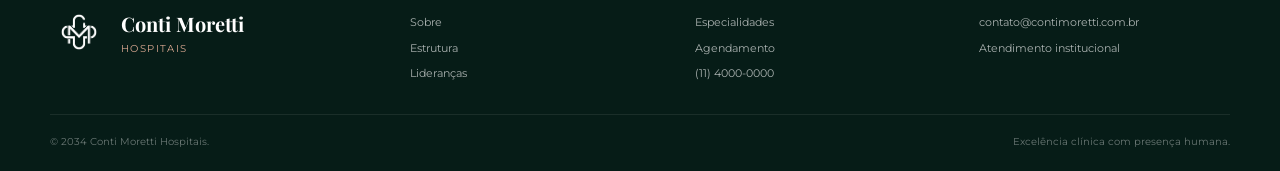
<file: especialidades/endocrinologia.html>
<!doctype html>
<html lang="pt-BR">
  <head>
    <meta charset="UTF-8">
    <meta name="viewport" content="width=device-width,initial-scale=1.0">
    <meta name="description" content="Endocrinologia no Conti Moretti Hospitais.">
    <meta name="theme-color" content="#123f35">
    <title>
      Endocrinologia | Conti Moretti Hospitais
    </title>
    <link rel="icon" href="../favicon.ico">
    <link rel="preconnect" href="https://fonts.googleapis.com">
    <link rel="preconnect" href="https://fonts.gstatic.com" crossorigin>
    <link href="https://fonts.googleapis.com/css2?family=Montserrat:wght@300;400;500;600;700&family=Playfair+Display:wght@600;700&display=swap" rel="stylesheet">
    <link rel="stylesheet" href="../style.css">
    <script>
      try {
        const savedTheme = localStorage.getItem('cm-theme');

        if (savedTheme) {
          document.documentElement.dataset.theme = savedTheme;
        }
      } catch (error) {
        // If localStorage is unavailable, the default theme remains active.
      }
    </script>
  </head>
  <body class="specialty-page">
    <header id="header" class="site-header">
      <div class="container header-container">
        <a class="brand" href="../index.html#home" aria-label="Conti Moretti Hospitais — início">
          <img src="../imgs/logo.png" alt="Conti Moretti Hospitais">
          <span class="brand-name">
            Conti Moretti
            <small>
              Hospitais
            </small>
          </span>
        </a>
        <nav id="main-nav" class="main-nav" aria-label="Navegação principal">
          <a href="../index.html#home">
            Início
          </a>
          <a href="../index.html#especialidades">
            Especialidades
          </a>
          <a href="../index.html#lideranca">
            Lideranças
          </a>
          <a href="../index.html#estrutura">
            Estrutura
          </a>
          <a href="../index.html#sobre">
            Sobre
          </a>
          <a href="../index.html#contato">
            Contato
          </a>
        </nav>
        <div class="header-tools">
          <button id="theme-toggle" class="theme-toggle" type="button" aria-label="Ativar tema escuro">
            <svg class="moon" viewBox="0 0 24 24">
              <path d="M20 15.5A8.5 8.5 0 1 1 8.5 4 7 7 0 0 0 20 15.5Z"/>
            </svg>
            <svg class="sun" viewBox="0 0 24 24">
              <circle cx="12" cy="12" r="4"/>
              <path d="M12 2v2M12 20v2M4.93 4.93l1.42 1.42M17.65 17.65l1.42 1.42M2 12h2M20 12h2M4.93 19.07l1.42-1.42M17.65 6.35l1.42-1.42"/>
            </svg>
          </button>
          <a href="../index.html#agendamento" class="btn btn-primary header-cta">
            Agendar consulta
          </a>
          <button class="menu-toggle" id="mobile-menu" type="button" aria-label="Abrir menu" aria-expanded="false" aria-controls="main-nav">
            <span>
            </span>
            <span>
            </span>
            <span>
            </span>
          </button>
        </div>
      </div>
    </header>
    <main id="main-content">
      <section class="specialty-hero">
        <div class="container specialty-hero-grid">
          <div class="reveal">
            <span class="eyebrow">
              Especialidade • 08
            </span>
            <h1>
              Endocrinologia
            </h1>
            <p>
              Acompanhamento metabólico e hormonal com foco em prevenção e equilíbrio clínico.
            </p>
            <div class="specialty-actions">
              <a class="btn btn-primary" href="../index.html#agendamento">
                Agendar atendimento
              </a>
              <a class="btn btn-outline" href="../index.html#especialidades">
                Todas as especialidades
              </a>
            </div>
          </div>
          <div class="specialty-hero-icon reveal">
            <div class="specialty-icon">
              <svg viewBox="0 0 24 24" aria-hidden="true">
                <path d="M3 12h4l2-5 4 10 2-5h6"/>
              </svg>
            </div>
          </div>
        </div>
      </section>
      <section class="section">
        <div class="container specialty-content-grid">
          <article class="info-panel reveal">
            <span class="eyebrow">
              Linhas de cuidado
            </span>
            <h2>
              Atendimento especializado e integrado.
            </h2>
            <p style="margin-top:15px;color:var(--muted)">
              A endocrinologia do Conti Moretti Hospitais oferece cuidado integral, com foco em diabetes, tireoide, metabolismo e saúde hormonal. Nossa equipe multidisciplinar trabalha em conjunto para garantir a melhor experiência e resultados para os pacientes.
            </p>
            <div class="focus-list">
              <div class="focus-item">
                Diabetes
              </div>
              <div class="focus-item">
                Tireoide
              </div>
              <div class="focus-item">
                Metabolismo e saúde hormonal
              </div>
            </div>
          </article>
          <aside class="specialty-leader reveal">
            <span class="eyebrow">
              Liderança da área
            </span>
            <!-- FOTO DO(A) CHEFE: salve/substitua em ../imgs/medicos/endocrinologia.jpg -->
            <div class="leader-avatar">
              <img
                src="../imgs/medicos/endocrinologia.jpg"
                alt="Chefia de Endocrinologia"
                class="leader-photo"
                loading="lazy"
              >
            </div>
            <h2>
              Chefia da especialidade
            </h2>
            <h3>
              Dra. Miranda Bailey
            </h3>
            <p>
              Chefia de Endocrinologia. A Dra. Bailey é especialista em endocrinologia, com ampla experiência em prevenção e tratamento de doenças hormonais, diabetes e disfunções tireoidianas.
            </p>
            <!--
              FOTO: ../imgs/medicos/endocrinologia.jpg
              NOME: substitua "Nome do(a) responsável" no <h3> acima.
              CARGO/BIO: edite o <p> logo abaixo do nome.
            -->
          </aside>
        </div>
      </section>
      <section class="section" style="padding-top:0">
        <div class="container">
          <div class="section-heading reveal">
            <span class="eyebrow">
              Experiência assistencial
            </span>
            <h2>
              Um caminho simples entre consulta, diagnóstico e acompanhamento.
            </h2>
          </div>
        </div>
      </section>
    </main>
    <footer class="site-footer" id="contato">
      <div class="container footer-grid">
        <div class="footer-brand">
          <img src="../imgs/logo.png" alt="Conti Moretti Hospitais">
          <div>
            <strong>
              Conti Moretti
            </strong>
            <span>
              Hospitais
            </span>
          </div>
        </div>
        <div class="footer-column">
          <h3>
            Hospital
          </h3>
          <a href="../index.html#sobre">
            Sobre
          </a>
          <a href="../index.html#estrutura">
            Estrutura
          </a>
          <a href="../index.html#lideranca">
            Lideranças
          </a>
        </div>
        <div class="footer-column">
          <h3>
            Atendimento
          </h3>
          <a href="../index.html#especialidades">
            Especialidades
          </a>
          <a href="../index.html#agendamento">
            Agendamento
          </a>
          <p>
            (11) 4000-0000
          </p>
        </div>
        <div class="footer-column">
          <h3>
            Contato
          </h3>
          <p>
            contato@contimoretti.com.br
          </p>
          <p>
            Atendimento institucional
          </p>
        </div>
      </div>
      <div class="container footer-bottom">
        <span>
          © 2034 Conti Moretti Hospitais.
        </span>
        <span>
          Excelência clínica com presença humana.
        </span>
      </div>
    </footer>
    <script src="../script.js" defer>
    </script>
  </body>
</html>
</file>
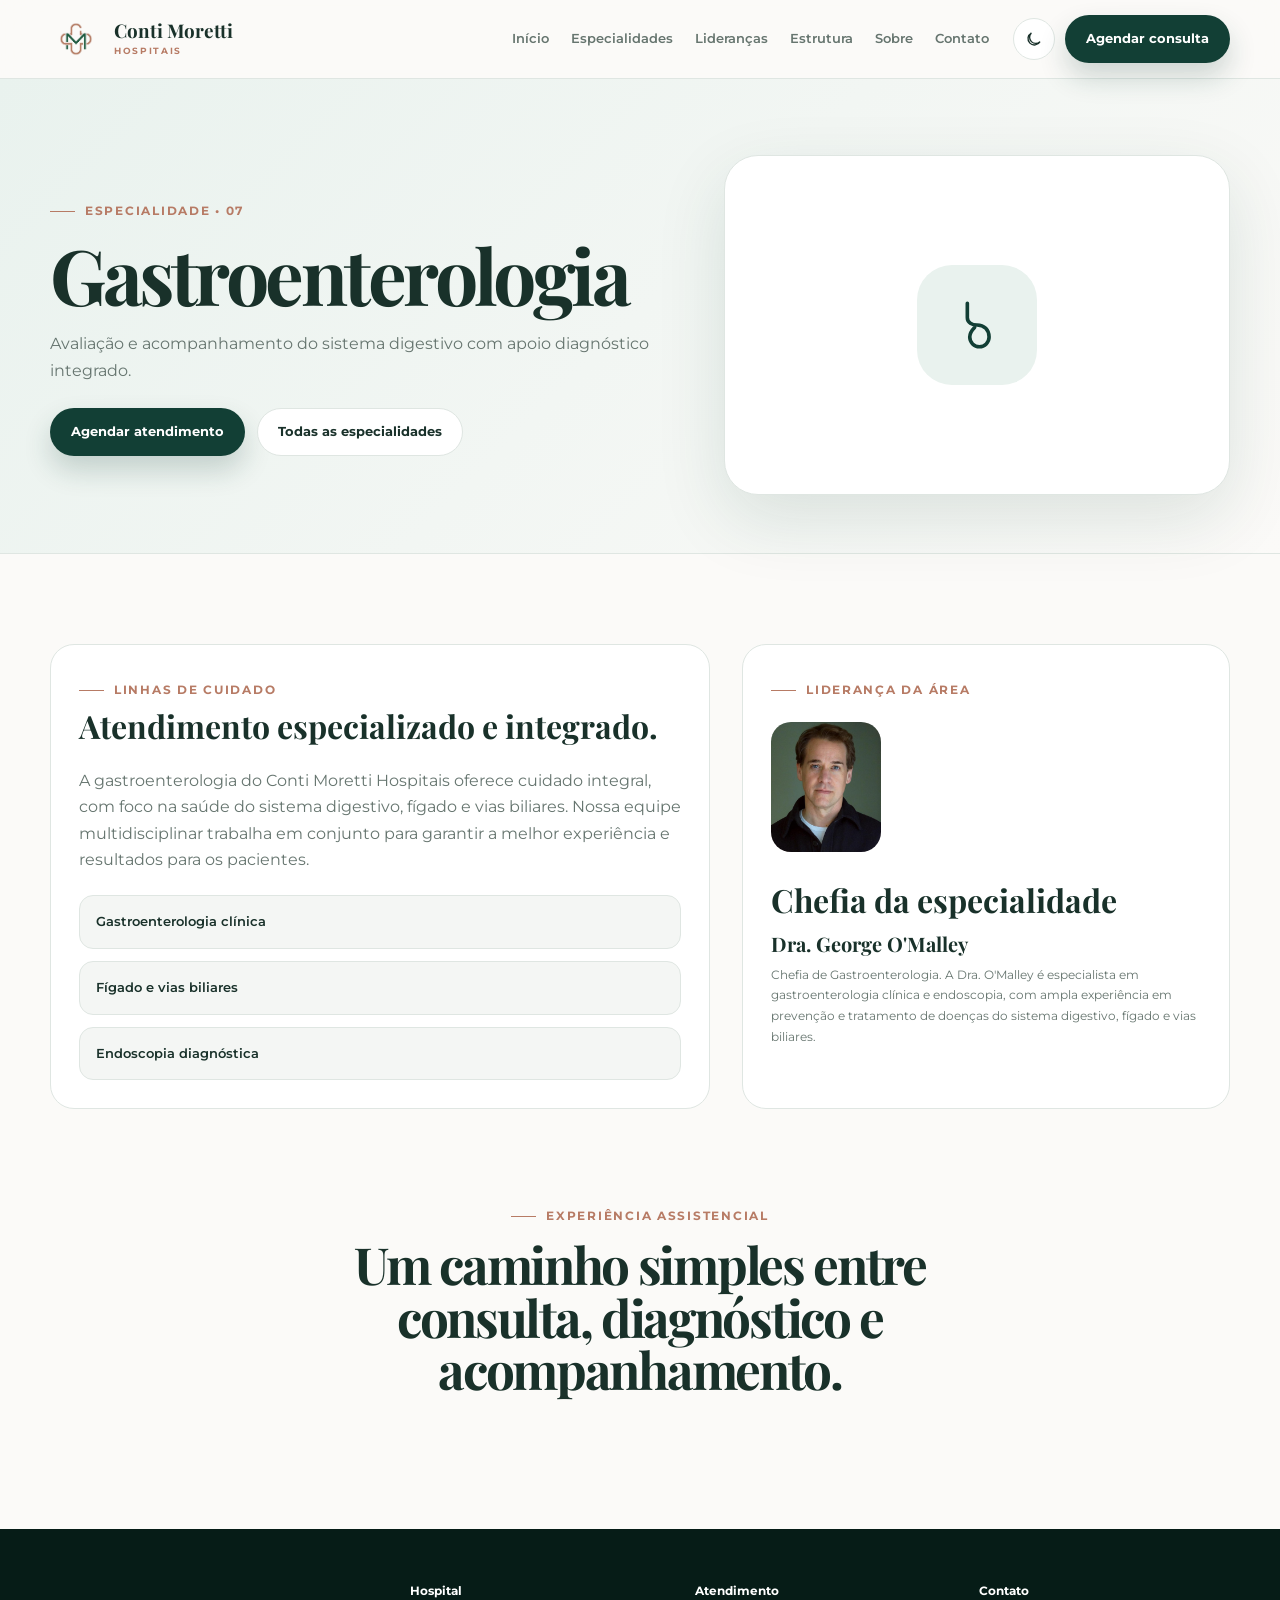
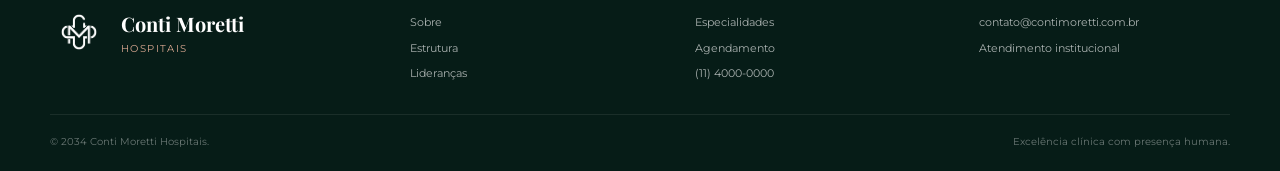
<file: especialidades/gastroenterologia.html>
<!doctype html>
<html lang="pt-BR">
  <head>
    <meta charset="UTF-8">
    <meta name="viewport" content="width=device-width,initial-scale=1.0">
    <meta name="description" content="Gastroenterologia no Conti Moretti Hospitais.">
    <meta name="theme-color" content="#123f35">
    <title>
      Gastroenterologia | Conti Moretti Hospitais
    </title>
    <link rel="icon" href="../favicon.ico">
    <link rel="preconnect" href="https://fonts.googleapis.com">
    <link rel="preconnect" href="https://fonts.gstatic.com" crossorigin>
    <link href="https://fonts.googleapis.com/css2?family=Montserrat:wght@300;400;500;600;700&family=Playfair+Display:wght@600;700&display=swap" rel="stylesheet">
    <link rel="stylesheet" href="../style.css">
    <script>
      try {
        const savedTheme = localStorage.getItem('cm-theme');

        if (savedTheme) {
          document.documentElement.dataset.theme = savedTheme;
        }
      } catch (error) {
        // If localStorage is unavailable, the default theme remains active.
      }
    </script>
  </head>
  <body class="specialty-page">
    <header id="header" class="site-header">
      <div class="container header-container">
        <a class="brand" href="../index.html#home" aria-label="Conti Moretti Hospitais — início">
          <img src="../imgs/logo.png" alt="Conti Moretti Hospitais">
          <span class="brand-name">
            Conti Moretti
            <small>
              Hospitais
            </small>
          </span>
        </a>
        <nav id="main-nav" class="main-nav" aria-label="Navegação principal">
          <a href="../index.html#home">
            Início
          </a>
          <a href="../index.html#especialidades">
            Especialidades
          </a>
          <a href="../index.html#lideranca">
            Lideranças
          </a>
          <a href="../index.html#estrutura">
            Estrutura
          </a>
          <a href="../index.html#sobre">
            Sobre
          </a>
          <a href="../index.html#contato">
            Contato
          </a>
        </nav>
        <div class="header-tools">
          <button id="theme-toggle" class="theme-toggle" type="button" aria-label="Ativar tema escuro">
            <svg class="moon" viewBox="0 0 24 24">
              <path d="M20 15.5A8.5 8.5 0 1 1 8.5 4 7 7 0 0 0 20 15.5Z"/>
            </svg>
            <svg class="sun" viewBox="0 0 24 24">
              <circle cx="12" cy="12" r="4"/>
              <path d="M12 2v2M12 20v2M4.93 4.93l1.42 1.42M17.65 17.65l1.42 1.42M2 12h2M20 12h2M4.93 19.07l1.42-1.42M17.65 6.35l1.42-1.42"/>
            </svg>
          </button>
          <a href="../index.html#agendamento" class="btn btn-primary header-cta">
            Agendar consulta
          </a>
          <button class="menu-toggle" id="mobile-menu" type="button" aria-label="Abrir menu" aria-expanded="false" aria-controls="main-nav">
            <span>
            </span>
            <span>
            </span>
            <span>
            </span>
          </button>
        </div>
      </div>
    </header>
    <main id="main-content">
      <section class="specialty-hero">
        <div class="container specialty-hero-grid">
          <div class="reveal">
            <span class="eyebrow">
              Especialidade • 07
            </span>
            <h1>
              Gastroenterologia
            </h1>
            <p>
              Avaliação e acompanhamento do sistema digestivo com apoio diagnóstico integrado.
            </p>
            <div class="specialty-actions">
              <a class="btn btn-primary" href="../index.html#agendamento">
                Agendar atendimento
              </a>
              <a class="btn btn-outline" href="../index.html#especialidades">
                Todas as especialidades
              </a>
            </div>
          </div>
          <div class="specialty-hero-icon reveal">
            <div class="specialty-icon">
              <svg viewBox="0 0 24 24" aria-hidden="true">
                <path d="M8 3v6c0 2 2 3 4 3 3 0 5 2 5 5a4 4 0 0 1-8 0c0-2 1-3 2-4"/>
              </svg>
            </div>
          </div>
        </div>
      </section>
      <section class="section">
        <div class="container specialty-content-grid">
          <article class="info-panel reveal">
            <span class="eyebrow">
              Linhas de cuidado
            </span>
            <h2>
              Atendimento especializado e integrado.
            </h2>
            <p style="margin-top:15px;color:var(--muted)">
              A gastroenterologia do Conti Moretti Hospitais oferece cuidado integral, com foco na saúde do sistema digestivo, fígado e vias biliares. Nossa equipe multidisciplinar trabalha em conjunto para garantir a melhor experiência e resultados para os pacientes.
            </p>
            <div class="focus-list">
              <div class="focus-item">
                Gastroenterologia clínica
              </div>
              <div class="focus-item">
                Fígado e vias biliares
              </div>
              <div class="focus-item">
                Endoscopia diagnóstica
              </div>
            </div>
          </article>
          <aside class="specialty-leader reveal">
            <span class="eyebrow">
              Liderança da área
            </span>
            <!-- FOTO DO(A) CHEFE: salve/substitua em ../imgs/medicos/gastroenterologia.jpg -->
            <div class="leader-avatar">
              <img
                src="../imgs/medicos/gastroenterologia.jpg"
                alt="Chefia de Gastroenterologia"
                class="leader-photo"
                loading="lazy"
              >
            </div>
            <h2>
              Chefia da especialidade
            </h2>
            <h3>
              Dra. George O'Malley
            </h3>
            <p>
              Chefia de Gastroenterologia. A Dra. O'Malley é especialista em gastroenterologia clínica e endoscopia, com ampla experiência em prevenção e tratamento de doenças do sistema digestivo, fígado e vias biliares.
            </p>
            <!--
              FOTO: ../imgs/medicos/gastroenterologia.jpg
              NOME: substitua "Nome do(a) responsável" no <h3> acima.
              CARGO/BIO: edite o <p> logo abaixo do nome.
            -->
          </aside>
        </div>
      </section>
      <section class="section" style="padding-top:0">
        <div class="container">
          <div class="section-heading reveal">
            <span class="eyebrow">
              Experiência assistencial
            </span>
            <h2>
              Um caminho simples entre consulta, diagnóstico e acompanhamento.
            </h2>
          </div>
        </div>
      </section>
    </main>
    <footer class="site-footer" id="contato">
      <div class="container footer-grid">
        <div class="footer-brand">
          <img src="../imgs/logo.png" alt="Conti Moretti Hospitais">
          <div>
            <strong>
              Conti Moretti
            </strong>
            <span>
              Hospitais
            </span>
          </div>
        </div>
        <div class="footer-column">
          <h3>
            Hospital
          </h3>
          <a href="../index.html#sobre">
            Sobre
          </a>
          <a href="../index.html#estrutura">
            Estrutura
          </a>
          <a href="../index.html#lideranca">
            Lideranças
          </a>
        </div>
        <div class="footer-column">
          <h3>
            Atendimento
          </h3>
          <a href="../index.html#especialidades">
            Especialidades
          </a>
          <a href="../index.html#agendamento">
            Agendamento
          </a>
          <p>
            (11) 4000-0000
          </p>
        </div>
        <div class="footer-column">
          <h3>
            Contato
          </h3>
          <p>
            contato@contimoretti.com.br
          </p>
          <p>
            Atendimento institucional
          </p>
        </div>
      </div>
      <div class="container footer-bottom">
        <span>
          © 2034 Conti Moretti Hospitais.
        </span>
        <span>
          Excelência clínica com presença humana.
        </span>
      </div>
    </footer>
    <script src="../script.js" defer>
    </script>
  </body>
</html>
</file>
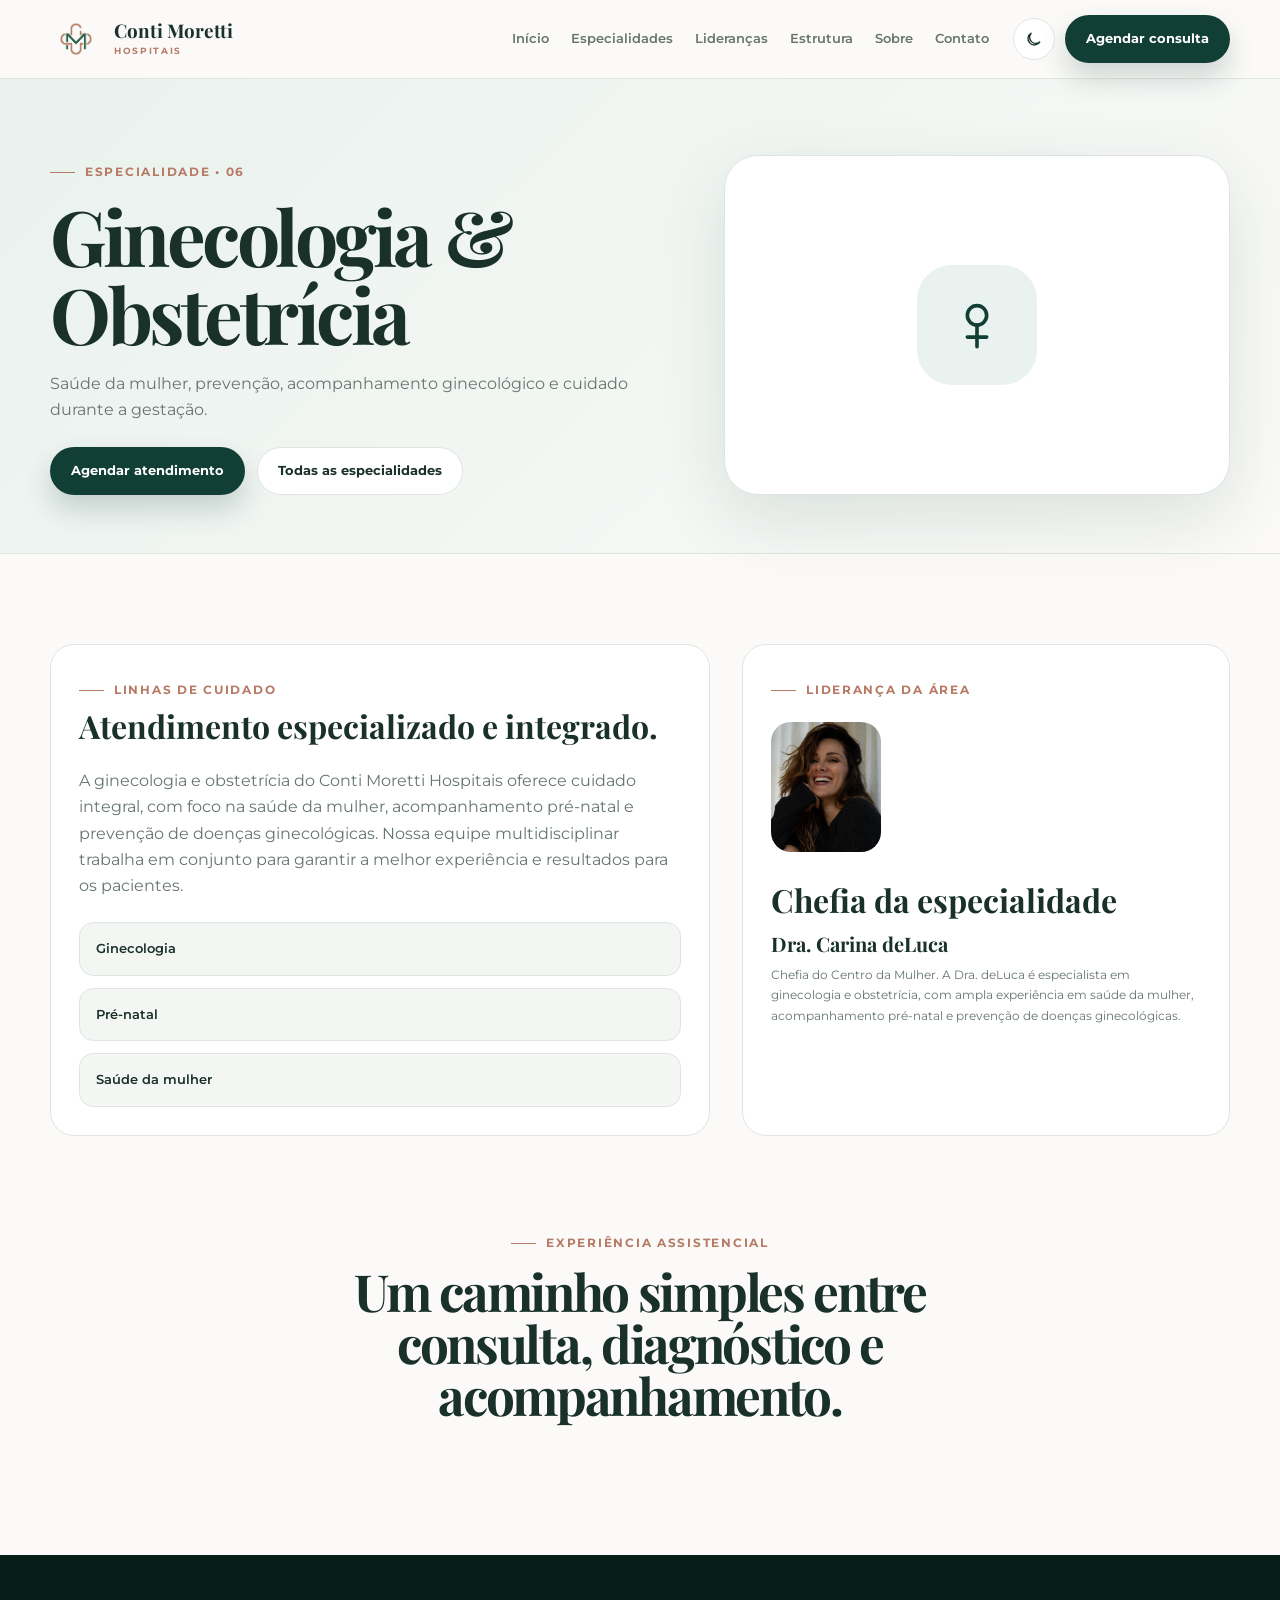
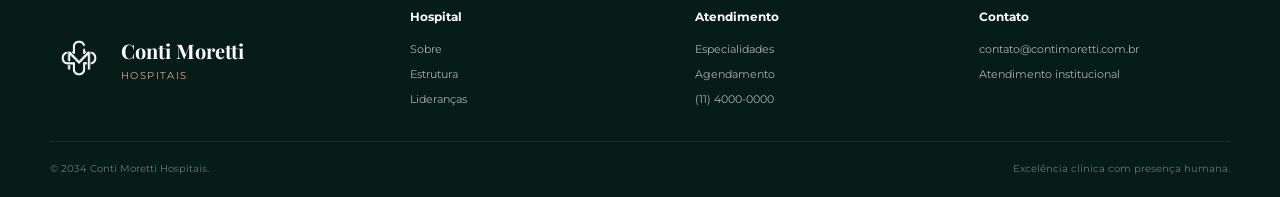
<file: especialidades/ginecologia-obstetricia.html>
<!doctype html>
<html lang="pt-BR">
  <head>
    <meta charset="UTF-8">
    <meta name="viewport" content="width=device-width,initial-scale=1.0">
    <meta name="description" content="Ginecologia & Obstetrícia no Conti Moretti Hospitais.">
    <meta name="theme-color" content="#123f35">
    <title>
      Ginecologia & Obstetrícia | Conti Moretti Hospitais
    </title>
    <link rel="icon" href="../favicon.ico">
    <link rel="preconnect" href="https://fonts.googleapis.com">
    <link rel="preconnect" href="https://fonts.gstatic.com" crossorigin>
    <link href="https://fonts.googleapis.com/css2?family=Montserrat:wght@300;400;500;600;700&family=Playfair+Display:wght@600;700&display=swap" rel="stylesheet">
    <link rel="stylesheet" href="../style.css">
    <script>
      try {
        const savedTheme = localStorage.getItem('cm-theme');

        if (savedTheme) {
          document.documentElement.dataset.theme = savedTheme;
        }
      } catch (error) {
        // If localStorage is unavailable, the default theme remains active.
      }
    </script>
  </head>
  <body class="specialty-page">
    <header id="header" class="site-header">
      <div class="container header-container">
        <a class="brand" href="../index.html#home" aria-label="Conti Moretti Hospitais — início">
          <img src="../imgs/logo.png" alt="Conti Moretti Hospitais">
          <span class="brand-name">
            Conti Moretti
            <small>
              Hospitais
            </small>
          </span>
        </a>
        <nav id="main-nav" class="main-nav" aria-label="Navegação principal">
          <a href="../index.html#home">
            Início
          </a>
          <a href="../index.html#especialidades">
            Especialidades
          </a>
          <a href="../index.html#lideranca">
            Lideranças
          </a>
          <a href="../index.html#estrutura">
            Estrutura
          </a>
          <a href="../index.html#sobre">
            Sobre
          </a>
          <a href="../index.html#contato">
            Contato
          </a>
        </nav>
        <div class="header-tools">
          <button id="theme-toggle" class="theme-toggle" type="button" aria-label="Ativar tema escuro">
            <svg class="moon" viewBox="0 0 24 24">
              <path d="M20 15.5A8.5 8.5 0 1 1 8.5 4 7 7 0 0 0 20 15.5Z"/>
            </svg>
            <svg class="sun" viewBox="0 0 24 24">
              <circle cx="12" cy="12" r="4"/>
              <path d="M12 2v2M12 20v2M4.93 4.93l1.42 1.42M17.65 17.65l1.42 1.42M2 12h2M20 12h2M4.93 19.07l1.42-1.42M17.65 6.35l1.42-1.42"/>
            </svg>
          </button>
          <a href="../index.html#agendamento" class="btn btn-primary header-cta">
            Agendar consulta
          </a>
          <button class="menu-toggle" id="mobile-menu" type="button" aria-label="Abrir menu" aria-expanded="false" aria-controls="main-nav">
            <span>
            </span>
            <span>
            </span>
            <span>
            </span>
          </button>
        </div>
      </div>
    </header>
    <main id="main-content">
      <section class="specialty-hero">
        <div class="container specialty-hero-grid">
          <div class="reveal">
            <span class="eyebrow">
              Especialidade • 06
            </span>
            <h1>
              Ginecologia & Obstetrícia
            </h1>
            <p>
              Saúde da mulher, prevenção, acompanhamento ginecológico e cuidado durante a gestação.
            </p>
            <div class="specialty-actions">
              <a class="btn btn-primary" href="../index.html#agendamento">
                Agendar atendimento
              </a>
              <a class="btn btn-outline" href="../index.html#especialidades">
                Todas as especialidades
              </a>
            </div>
          </div>
          <div class="specialty-hero-icon reveal">
            <div class="specialty-icon">
              <svg viewBox="0 0 24 24" aria-hidden="true">
                <circle cx="12" cy="8" r="4"/>
                <path d="M12 12v9M8 17h8"/>
              </svg>
            </div>
          </div>
        </div>
      </section>
      <section class="section">
        <div class="container specialty-content-grid">
          <article class="info-panel reveal">
            <span class="eyebrow">
              Linhas de cuidado
            </span>
            <h2>
              Atendimento especializado e integrado.
            </h2>
            <p style="margin-top:15px;color:var(--muted)">
              A ginecologia e obstetrícia do Conti Moretti Hospitais oferece cuidado integral, com foco na saúde da mulher, acompanhamento pré-natal e prevenção de doenças ginecológicas. Nossa equipe multidisciplinar trabalha em conjunto para garantir a melhor experiência e resultados para os pacientes.
            </p>
            <div class="focus-list">
              <div class="focus-item">
                Ginecologia
              </div>
              <div class="focus-item">
                Pré-natal
              </div>
              <div class="focus-item">
                Saúde da mulher
              </div>
            </div>
          </article>
          <aside class="specialty-leader reveal">
            <span class="eyebrow">
              Liderança da área
            </span>
            <!-- FOTO DO(A) CHEFE: salve/substitua em ../imgs/medicos/ginecologia-obstetricia.jpg -->
            <div class="leader-avatar">
              <img
                src="../imgs/medicos/ginecologia-obstetricia.jpg"
                alt="Chefia de Ginecologia e Obstetrícia"
                class="leader-photo"
                loading="lazy"
              >
            </div>
            <h2>
              Chefia da especialidade
            </h2>
            <h3>
              Dra. Carina deLuca
            </h3>
            <p>
              Chefia do Centro da Mulher. A Dra. deLuca é especialista em ginecologia e obstetrícia, com ampla experiência em saúde da mulher, acompanhamento pré-natal e prevenção de doenças ginecológicas.
            </p>
            <!--
              FOTO: ../imgs/medicos/ginecologia-obstetricia.jpg
              NOME: substitua "Nome do(a) responsável" no <h3> acima.
              CARGO/BIO: edite o <p> logo abaixo do nome.
            -->
          </aside>
        </div>
      </section>
      <section class="section" style="padding-top:0">
        <div class="container">
          <div class="section-heading reveal">
            <span class="eyebrow">
              Experiência assistencial
            </span>
            <h2>
              Um caminho simples entre consulta, diagnóstico e acompanhamento.
            </h2>
          </div>
        </div>
      </section>
    </main>
    <footer class="site-footer" id="contato">
      <div class="container footer-grid">
        <div class="footer-brand">
          <img src="../imgs/logo.png" alt="Conti Moretti Hospitais">
          <div>
            <strong>
              Conti Moretti
            </strong>
            <span>
              Hospitais
            </span>
          </div>
        </div>
        <div class="footer-column">
          <h3>
            Hospital
          </h3>
          <a href="../index.html#sobre">
            Sobre
          </a>
          <a href="../index.html#estrutura">
            Estrutura
          </a>
          <a href="../index.html#lideranca">
            Lideranças
          </a>
        </div>
        <div class="footer-column">
          <h3>
            Atendimento
          </h3>
          <a href="../index.html#especialidades">
            Especialidades
          </a>
          <a href="../index.html#agendamento">
            Agendamento
          </a>
          <p>
            (11) 4000-0000
          </p>
        </div>
        <div class="footer-column">
          <h3>
            Contato
          </h3>
          <p>
            contato@contimoretti.com.br
          </p>
          <p>
            Atendimento institucional
          </p>
        </div>
      </div>
      <div class="container footer-bottom">
        <span>
          © 2034 Conti Moretti Hospitais.
        </span>
        <span>
          Excelência clínica com presença humana.
        </span>
      </div>
    </footer>
    <script src="../script.js" defer>
    </script>
  </body>
</html>
</file>
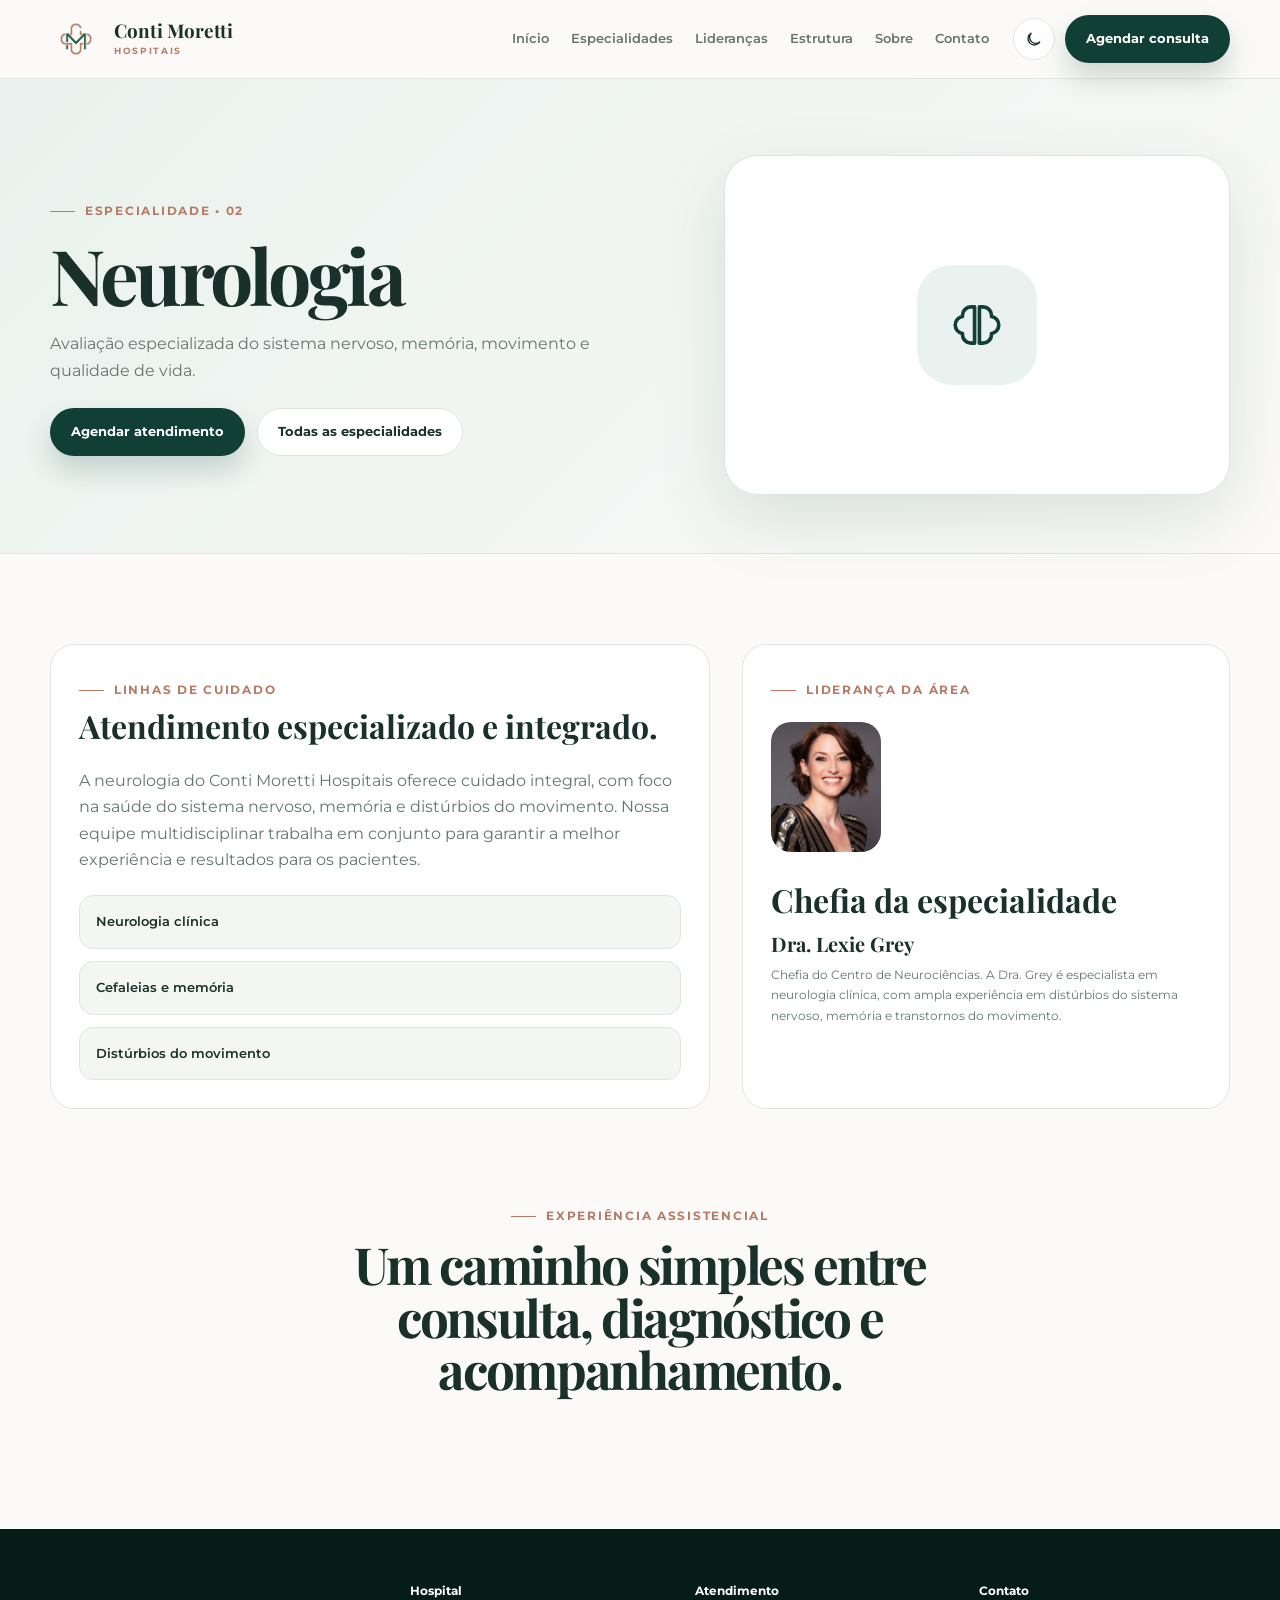
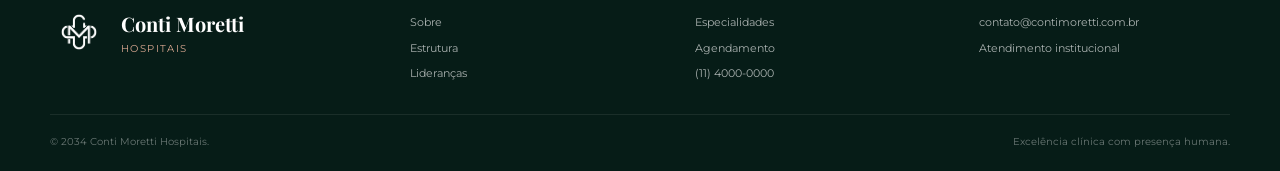
<file: especialidades/neurologia.html>
<!doctype html>
<html lang="pt-BR">
  <head>
    <meta charset="UTF-8">
    <meta name="viewport" content="width=device-width,initial-scale=1.0">
    <meta name="description" content="Neurologia no Conti Moretti Hospitais.">
    <meta name="theme-color" content="#123f35">
    <title>
      Neurologia | Conti Moretti Hospitais
    </title>
    <link rel="icon" href="../favicon.ico">
    <link rel="preconnect" href="https://fonts.googleapis.com">
    <link rel="preconnect" href="https://fonts.gstatic.com" crossorigin>
    <link href="https://fonts.googleapis.com/css2?family=Montserrat:wght@300;400;500;600;700&family=Playfair+Display:wght@600;700&display=swap" rel="stylesheet">
    <link rel="stylesheet" href="../style.css">
    <script>
      try {
        const savedTheme = localStorage.getItem('cm-theme');

        if (savedTheme) {
          document.documentElement.dataset.theme = savedTheme;
        }
      } catch (error) {
        // If localStorage is unavailable, the default theme remains active.
      }
    </script>
  </head>
  <body class="specialty-page">
    <header id="header" class="site-header">
      <div class="container header-container">
        <a class="brand" href="../index.html#home" aria-label="Conti Moretti Hospitais — início">
          <img src="../imgs/logo.png" alt="Conti Moretti Hospitais">
          <span class="brand-name">
            Conti Moretti
            <small>
              Hospitais
            </small>
          </span>
        </a>
        <nav id="main-nav" class="main-nav" aria-label="Navegação principal">
          <a href="../index.html#home">
            Início
          </a>
          <a href="../index.html#especialidades">
            Especialidades
          </a>
          <a href="../index.html#lideranca">
            Lideranças
          </a>
          <a href="../index.html#estrutura">
            Estrutura
          </a>
          <a href="../index.html#sobre">
            Sobre
          </a>
          <a href="../index.html#contato">
            Contato
          </a>
        </nav>
        <div class="header-tools">
          <button id="theme-toggle" class="theme-toggle" type="button" aria-label="Ativar tema escuro">
            <svg class="moon" viewBox="0 0 24 24">
              <path d="M20 15.5A8.5 8.5 0 1 1 8.5 4 7 7 0 0 0 20 15.5Z"/>
            </svg>
            <svg class="sun" viewBox="0 0 24 24">
              <circle cx="12" cy="12" r="4"/>
              <path d="M12 2v2M12 20v2M4.93 4.93l1.42 1.42M17.65 17.65l1.42 1.42M2 12h2M20 12h2M4.93 19.07l1.42-1.42M17.65 6.35l1.42-1.42"/>
            </svg>
          </button>
          <a href="../index.html#agendamento" class="btn btn-primary header-cta">
            Agendar consulta
          </a>
          <button class="menu-toggle" id="mobile-menu" type="button" aria-label="Abrir menu" aria-expanded="false" aria-controls="main-nav">
            <span>
            </span>
            <span>
            </span>
            <span>
            </span>
          </button>
        </div>
      </div>
    </header>
    <main id="main-content">
      <section class="specialty-hero">
        <div class="container specialty-hero-grid">
          <div class="reveal">
            <span class="eyebrow">
              Especialidade • 02
            </span>
            <h1>
              Neurologia
            </h1>
            <p>
              Avaliação especializada do sistema nervoso, memória, movimento e qualidade de vida.
            </p>
            <div class="specialty-actions">
              <a class="btn btn-primary" href="../index.html#agendamento">
                Agendar atendimento
              </a>
              <a class="btn btn-outline" href="../index.html#especialidades">
                Todas as especialidades
              </a>
            </div>
          </div>
          <div class="specialty-hero-icon reveal">
            <div class="specialty-icon">
              <svg viewBox="0 0 24 24" aria-hidden="true">
                <path d="M9.5 4.5A3.5 3.5 0 0 0 6 8v.5A3.5 3.5 0 0 0 3 12a3.5 3.5 0 0 0 3 3.5V16a3.5 3.5 0 0 0 3.5 3.5H11v-15H9.5Zm5 0H13v15h1.5A3.5 3.5 0 0 0 18 16v-.5a3.5 3.5 0 0 0 3-3.5 3.5 3.5 0 0 0-3-3.5V8a3.5 3.5 0 0 0-3.5-3.5Z"/>
              </svg>
            </div>
          </div>
        </div>
      </section>
      <section class="section">
        <div class="container specialty-content-grid">
          <article class="info-panel reveal">
            <span class="eyebrow">
              Linhas de cuidado
            </span>
            <h2>
              Atendimento especializado e integrado.
            </h2>
            <p style="margin-top:15px;color:var(--muted)">
              A neurologia do Conti Moretti Hospitais oferece cuidado integral, com foco na saúde do sistema nervoso, memória e distúrbios do movimento. Nossa equipe multidisciplinar trabalha em conjunto para garantir a melhor experiência e resultados para os pacientes.
            </p>
            <div class="focus-list">
              <div class="focus-item">
                Neurologia clínica
              </div>
              <div class="focus-item">
                Cefaleias e memória
              </div>
              <div class="focus-item">
                Distúrbios do movimento
              </div>
            </div>
          </article>
          <aside class="specialty-leader reveal">
            <span class="eyebrow">
              Liderança da área
            </span>
            <!-- FOTO DO(A) CHEFE: salve/substitua em ../imgs/medicos/neurologia.jpg -->
            <div class="leader-avatar">
              <img
                src="../imgs/medicos/neurologia.jpg"
                alt="Chefia de Neurologia"
                class="leader-photo"
                loading="lazy"
              >
            </div>
            <h2>
              Chefia da especialidade
            </h2>
            <h3>
              Dra. Lexie Grey
            </h3>
            <p>
              Chefia do Centro de Neurociências. A Dra. Grey é especialista em neurologia clínica, com ampla experiência em distúrbios do sistema nervoso, memória e transtornos do movimento.
            </p>
            <!--
              FOTO: ../imgs/medicos/neurologia.jpg
              NOME: substitua "Nome do(a) responsável" no <h3> acima.
              CARGO/BIO: edite o <p> logo abaixo do nome.
            -->
          </aside>
        </div>
      </section>
      <section class="section" style="padding-top:0">
        <div class="container">
          <div class="section-heading reveal">
            <span class="eyebrow">
              Experiência assistencial
            </span>
            <h2>
              Um caminho simples entre consulta, diagnóstico e acompanhamento.
            </h2>
          </div>
        </div>
      </section>
    </main>
    <footer class="site-footer" id="contato">
      <div class="container footer-grid">
        <div class="footer-brand">
          <img src="../imgs/logo.png" alt="Conti Moretti Hospitais">
          <div>
            <strong>
              Conti Moretti
            </strong>
            <span>
              Hospitais
            </span>
          </div>
        </div>
        <div class="footer-column">
          <h3>
            Hospital
          </h3>
          <a href="../index.html#sobre">
            Sobre
          </a>
          <a href="../index.html#estrutura">
            Estrutura
          </a>
          <a href="../index.html#lideranca">
            Lideranças
          </a>
        </div>
        <div class="footer-column">
          <h3>
            Atendimento
          </h3>
          <a href="../index.html#especialidades">
            Especialidades
          </a>
          <a href="../index.html#agendamento">
            Agendamento
          </a>
          <p>
            (11) 4000-0000
          </p>
        </div>
        <div class="footer-column">
          <h3>
            Contato
          </h3>
          <p>
            contato@contimoretti.com.br
          </p>
          <p>
            Atendimento institucional
          </p>
        </div>
      </div>
      <div class="container footer-bottom">
        <span>
          © 2034 Conti Moretti Hospitais.
        </span>
        <span>
          Excelência clínica com presença humana.
        </span>
      </div>
    </footer>
    <script src="../script.js" defer>
    </script>
  </body>
</html>
</file>
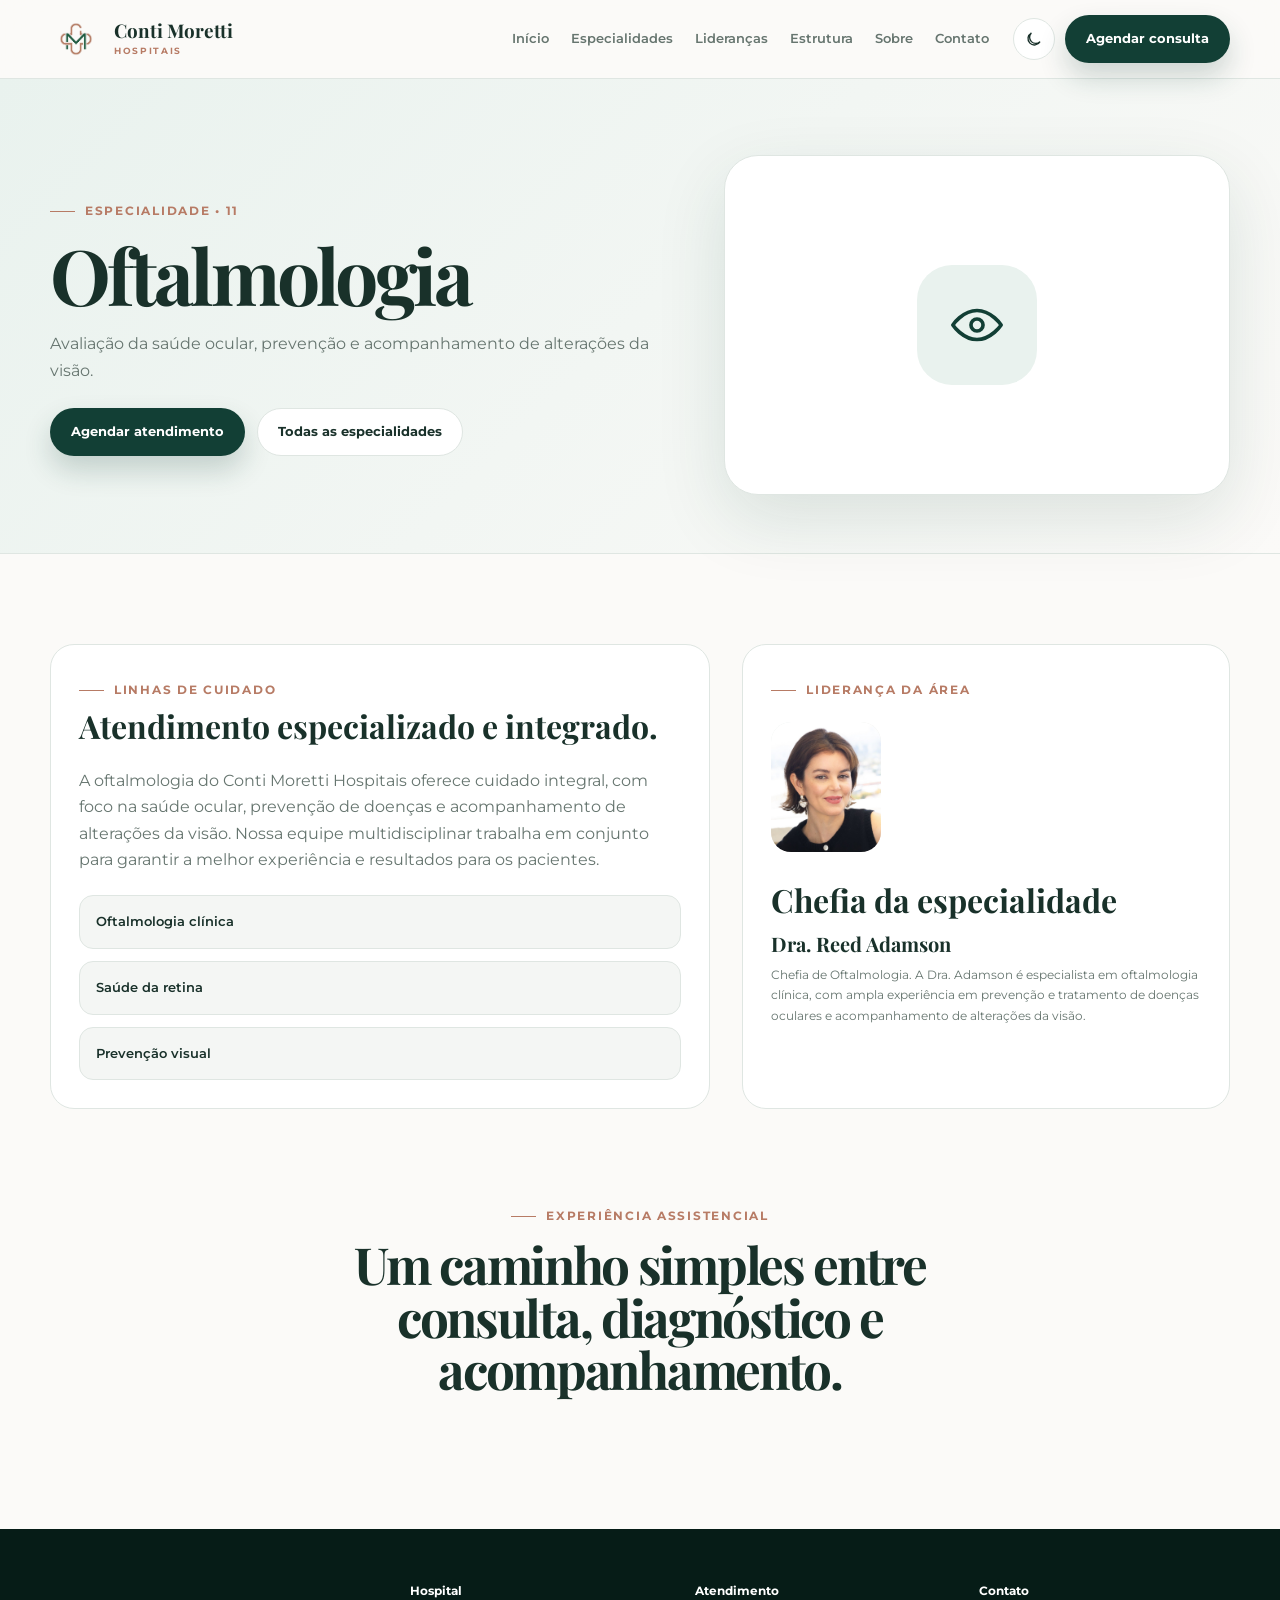
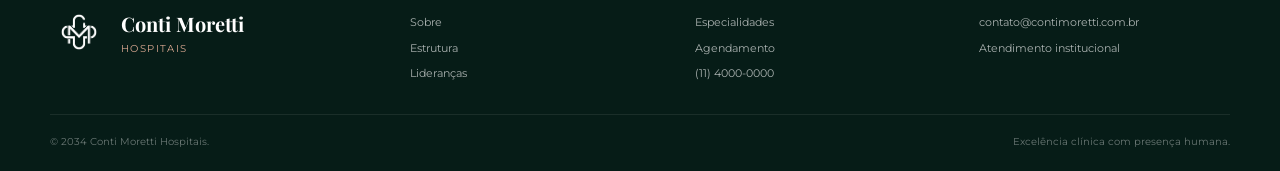
<file: especialidades/oftalmologia.html>
<!doctype html>
<html lang="pt-BR">
  <head>
    <meta charset="UTF-8">
    <meta name="viewport" content="width=device-width,initial-scale=1.0">
    <meta name="description" content="Oftalmologia no Conti Moretti Hospitais.">
    <meta name="theme-color" content="#123f35">
    <title>
      Oftalmologia | Conti Moretti Hospitais
    </title>
    <link rel="icon" href="../favicon.ico">
    <link rel="preconnect" href="https://fonts.googleapis.com">
    <link rel="preconnect" href="https://fonts.gstatic.com" crossorigin>
    <link href="https://fonts.googleapis.com/css2?family=Montserrat:wght@300;400;500;600;700&family=Playfair+Display:wght@600;700&display=swap" rel="stylesheet">
    <link rel="stylesheet" href="../style.css">
    <script>
      try {
        const savedTheme = localStorage.getItem('cm-theme');

        if (savedTheme) {
          document.documentElement.dataset.theme = savedTheme;
        }
      } catch (error) {
        // If localStorage is unavailable, the default theme remains active.
      }
    </script>
  </head>
  <body class="specialty-page">
    <header id="header" class="site-header">
      <div class="container header-container">
        <a class="brand" href="../index.html#home" aria-label="Conti Moretti Hospitais — início">
          <img src="../imgs/logo.png" alt="Conti Moretti Hospitais">
          <span class="brand-name">
            Conti Moretti
            <small>
              Hospitais
            </small>
          </span>
        </a>
        <nav id="main-nav" class="main-nav" aria-label="Navegação principal">
          <a href="../index.html#home">
            Início
          </a>
          <a href="../index.html#especialidades">
            Especialidades
          </a>
          <a href="../index.html#lideranca">
            Lideranças
          </a>
          <a href="../index.html#estrutura">
            Estrutura
          </a>
          <a href="../index.html#sobre">
            Sobre
          </a>
          <a href="../index.html#contato">
            Contato
          </a>
        </nav>
        <div class="header-tools">
          <button id="theme-toggle" class="theme-toggle" type="button" aria-label="Ativar tema escuro">
            <svg class="moon" viewBox="0 0 24 24">
              <path d="M20 15.5A8.5 8.5 0 1 1 8.5 4 7 7 0 0 0 20 15.5Z"/>
            </svg>
            <svg class="sun" viewBox="0 0 24 24">
              <circle cx="12" cy="12" r="4"/>
              <path d="M12 2v2M12 20v2M4.93 4.93l1.42 1.42M17.65 17.65l1.42 1.42M2 12h2M20 12h2M4.93 19.07l1.42-1.42M17.65 6.35l1.42-1.42"/>
            </svg>
          </button>
          <a href="../index.html#agendamento" class="btn btn-primary header-cta">
            Agendar consulta
          </a>
          <button class="menu-toggle" id="mobile-menu" type="button" aria-label="Abrir menu" aria-expanded="false" aria-controls="main-nav">
            <span>
            </span>
            <span>
            </span>
            <span>
            </span>
          </button>
        </div>
      </div>
    </header>
    <main id="main-content">
      <section class="specialty-hero">
        <div class="container specialty-hero-grid">
          <div class="reveal">
            <span class="eyebrow">
              Especialidade • 11
            </span>
            <h1>
              Oftalmologia
            </h1>
            <p>
              Avaliação da saúde ocular, prevenção e acompanhamento de alterações da visão.
            </p>
            <div class="specialty-actions">
              <a class="btn btn-primary" href="../index.html#agendamento">
                Agendar atendimento
              </a>
              <a class="btn btn-outline" href="../index.html#especialidades">
                Todas as especialidades
              </a>
            </div>
          </div>
          <div class="specialty-hero-icon reveal">
            <div class="specialty-icon">
              <svg viewBox="0 0 24 24" aria-hidden="true">
                <path d="M2 12s4-6 10-6 10 6 10 6-4 6-10 6S2 12 2 12Z"/>
                <circle cx="12" cy="12" r="2.5"/>
              </svg>
            </div>
          </div>
        </div>
      </section>
      <section class="section">
        <div class="container specialty-content-grid">
          <article class="info-panel reveal">
            <span class="eyebrow">
              Linhas de cuidado
            </span>
            <h2>
              Atendimento especializado e integrado.
            </h2>
            <p style="margin-top:15px;color:var(--muted)">
              A oftalmologia do Conti Moretti Hospitais oferece cuidado integral, com foco na saúde ocular, prevenção de doenças e acompanhamento de alterações da visão. Nossa equipe multidisciplinar trabalha em conjunto para garantir a melhor experiência e resultados para os pacientes.
            </p>
            <div class="focus-list">
              <div class="focus-item">
                Oftalmologia clínica
              </div>
              <div class="focus-item">
                Saúde da retina
              </div>
              <div class="focus-item">
                Prevenção visual
              </div>
            </div>
          </article>
          <aside class="specialty-leader reveal">
            <span class="eyebrow">
              Liderança da área
            </span>
            <!-- FOTO DO(A) CHEFE: salve/substitua em ../imgs/medicos/oftalmologia.jpg -->
            <div class="leader-avatar">
              <img
                src="../imgs/medicos/oftalmologia.jpg"
                alt="Chefia de Oftalmologia"
                class="leader-photo"
                loading="lazy"
              >
            </div>
            <h2>
              Chefia da especialidade
            </h2>
            <h3>
              Dra. Reed Adamson
            </h3>
            <p>
              Chefia de Oftalmologia. A Dra. Adamson é especialista em oftalmologia clínica, com ampla experiência em prevenção e tratamento de doenças oculares e acompanhamento de alterações da visão.
            </p>
            <!--
              FOTO: ../imgs/medicos/oftalmologia.jpg
              NOME: substitua "Nome do(a) responsável" no <h3> acima.
              CARGO/BIO: edite o <p> logo abaixo do nome.
            -->
          </aside>
        </div>
      </section>
      <section class="section" style="padding-top:0">
        <div class="container">
          <div class="section-heading reveal">
            <span class="eyebrow">
              Experiência assistencial
            </span>
            <h2>
              Um caminho simples entre consulta, diagnóstico e acompanhamento.
            </h2>
          </div>
        </div>
      </section>
    </main>
    <footer class="site-footer" id="contato">
      <div class="container footer-grid">
        <div class="footer-brand">
          <img src="../imgs/logo.png" alt="Conti Moretti Hospitais">
          <div>
            <strong>
              Conti Moretti
            </strong>
            <span>
              Hospitais
            </span>
          </div>
        </div>
        <div class="footer-column">
          <h3>
            Hospital
          </h3>
          <a href="../index.html#sobre">
            Sobre
          </a>
          <a href="../index.html#estrutura">
            Estrutura
          </a>
          <a href="../index.html#lideranca">
            Lideranças
          </a>
        </div>
        <div class="footer-column">
          <h3>
            Atendimento
          </h3>
          <a href="../index.html#especialidades">
            Especialidades
          </a>
          <a href="../index.html#agendamento">
            Agendamento
          </a>
          <p>
            (11) 4000-0000
          </p>
        </div>
        <div class="footer-column">
          <h3>
            Contato
          </h3>
          <p>
            contato@contimoretti.com.br
          </p>
          <p>
            Atendimento institucional
          </p>
        </div>
      </div>
      <div class="container footer-bottom">
        <span>
          © 2034 Conti Moretti Hospitais.
        </span>
        <span>
          Excelência clínica com presença humana.
        </span>
      </div>
    </footer>
    <script src="../script.js" defer>
    </script>
  </body>
</html>
</file>
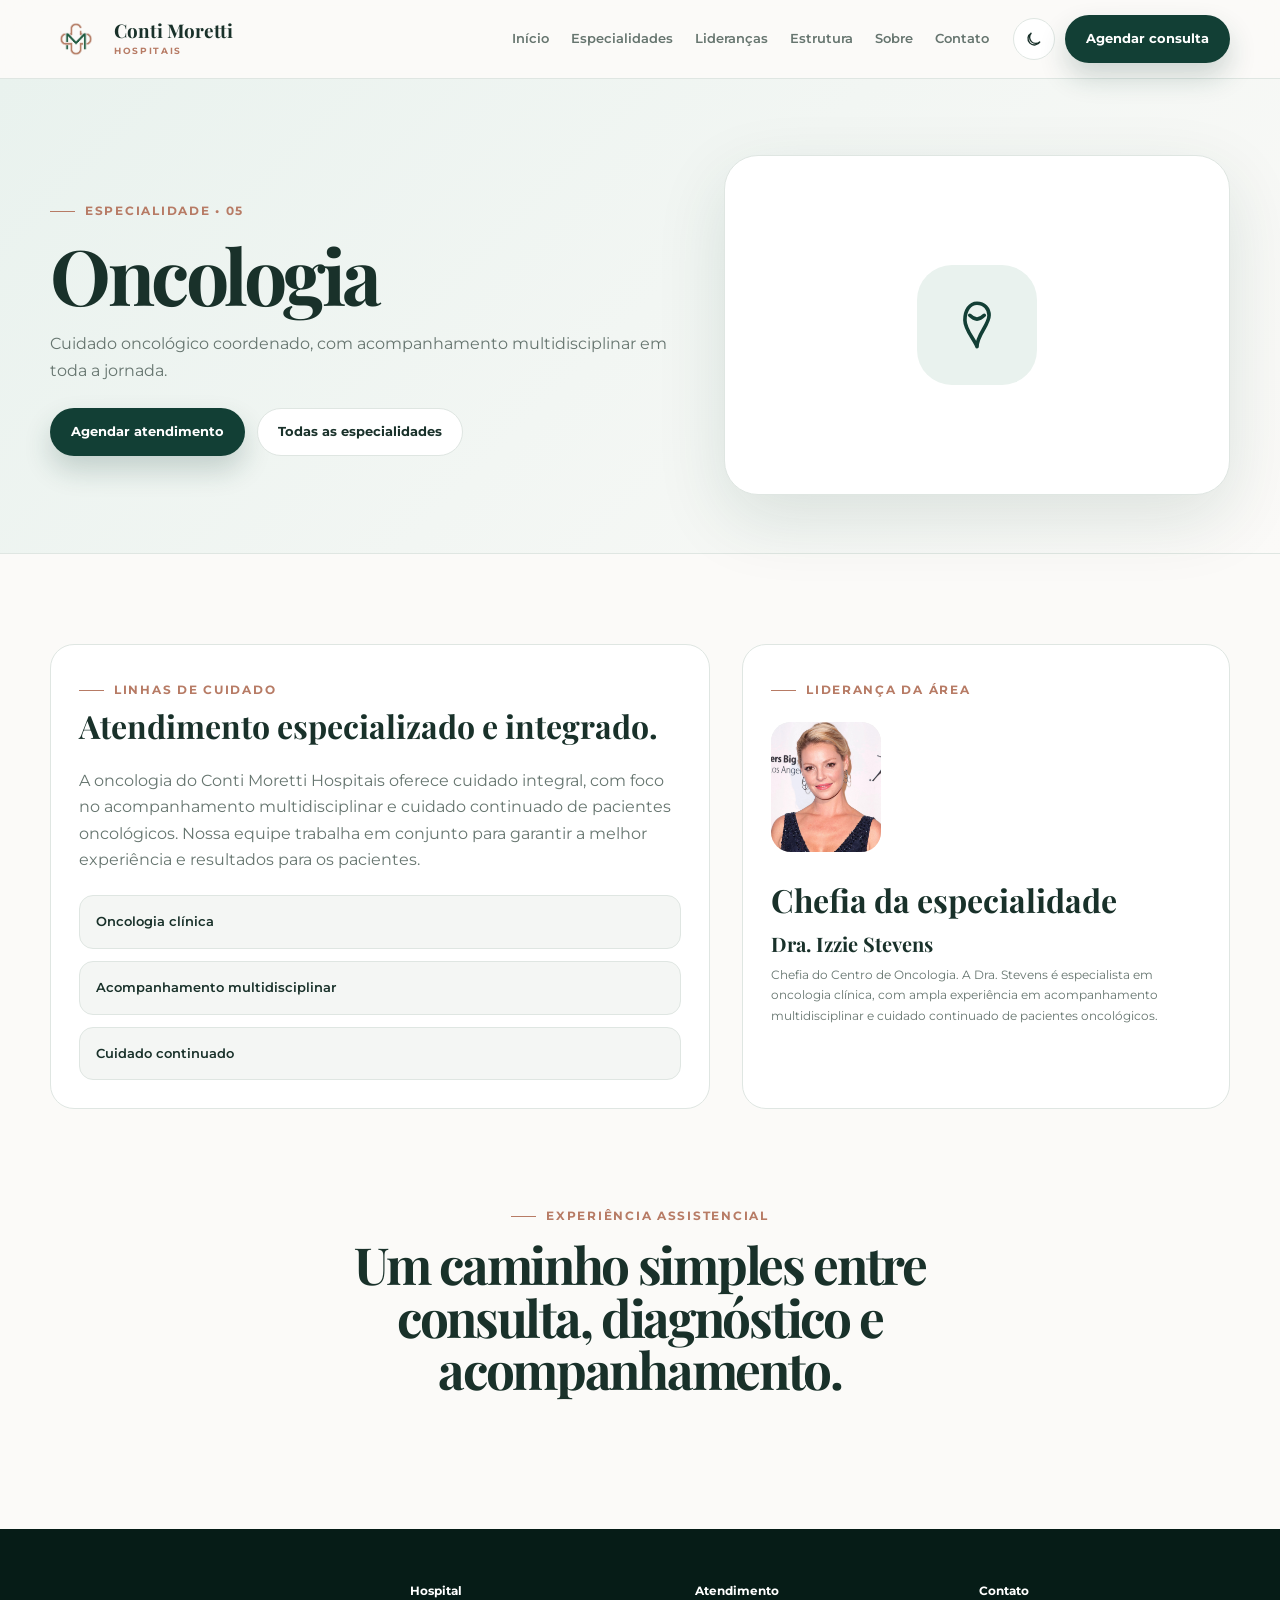
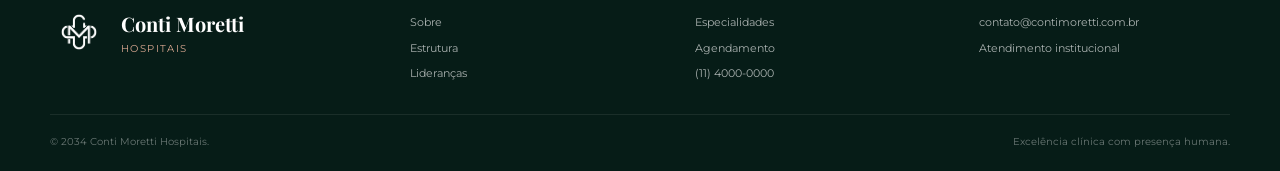
<file: especialidades/oncologia.html>
<!doctype html>
<html lang="pt-BR">
  <head>
    <meta charset="UTF-8">
    <meta name="viewport" content="width=device-width,initial-scale=1.0">
    <meta name="description" content="Oncologia no Conti Moretti Hospitais.">
    <meta name="theme-color" content="#123f35">
    <title>
      Oncologia | Conti Moretti Hospitais
    </title>
    <link rel="icon" href="../favicon.ico">
    <link rel="preconnect" href="https://fonts.googleapis.com">
    <link rel="preconnect" href="https://fonts.gstatic.com" crossorigin>
    <link href="https://fonts.googleapis.com/css2?family=Montserrat:wght@300;400;500;600;700&family=Playfair+Display:wght@600;700&display=swap" rel="stylesheet">
    <link rel="stylesheet" href="../style.css">
    <script>
      try {
        const savedTheme = localStorage.getItem('cm-theme');

        if (savedTheme) {
          document.documentElement.dataset.theme = savedTheme;
        }
      } catch (error) {
        // If localStorage is unavailable, the default theme remains active.
      }
    </script>
  </head>
  <body class="specialty-page">
    <header id="header" class="site-header">
      <div class="container header-container">
        <a class="brand" href="../index.html#home" aria-label="Conti Moretti Hospitais — início">
          <img src="../imgs/logo.png" alt="Conti Moretti Hospitais">
          <span class="brand-name">
            Conti Moretti
            <small>
              Hospitais
            </small>
          </span>
        </a>
        <nav id="main-nav" class="main-nav" aria-label="Navegação principal">
          <a href="../index.html#home">
            Início
          </a>
          <a href="../index.html#especialidades">
            Especialidades
          </a>
          <a href="../index.html#lideranca">
            Lideranças
          </a>
          <a href="../index.html#estrutura">
            Estrutura
          </a>
          <a href="../index.html#sobre">
            Sobre
          </a>
          <a href="../index.html#contato">
            Contato
          </a>
        </nav>
        <div class="header-tools">
          <button id="theme-toggle" class="theme-toggle" type="button" aria-label="Ativar tema escuro">
            <svg class="moon" viewBox="0 0 24 24">
              <path d="M20 15.5A8.5 8.5 0 1 1 8.5 4 7 7 0 0 0 20 15.5Z"/>
            </svg>
            <svg class="sun" viewBox="0 0 24 24">
              <circle cx="12" cy="12" r="4"/>
              <path d="M12 2v2M12 20v2M4.93 4.93l1.42 1.42M17.65 17.65l1.42 1.42M2 12h2M20 12h2M4.93 19.07l1.42-1.42M17.65 6.35l1.42-1.42"/>
            </svg>
          </button>
          <a href="../index.html#agendamento" class="btn btn-primary header-cta">
            Agendar consulta
          </a>
          <button class="menu-toggle" id="mobile-menu" type="button" aria-label="Abrir menu" aria-expanded="false" aria-controls="main-nav">
            <span>
            </span>
            <span>
            </span>
            <span>
            </span>
          </button>
        </div>
      </div>
    </header>
    <main id="main-content">
      <section class="specialty-hero">
        <div class="container specialty-hero-grid">
          <div class="reveal">
            <span class="eyebrow">
              Especialidade • 05
            </span>
            <h1>
              Oncologia
            </h1>
            <p>
              Cuidado oncológico coordenado, com acompanhamento multidisciplinar em toda a jornada.
            </p>
            <div class="specialty-actions">
              <a class="btn btn-primary" href="../index.html#agendamento">
                Agendar atendimento
              </a>
              <a class="btn btn-outline" href="../index.html#especialidades">
                Todas as especialidades
              </a>
            </div>
          </div>
          <div class="specialty-hero-icon reveal">
            <div class="specialty-icon">
              <svg viewBox="0 0 24 24" aria-hidden="true">
                <path d="M12 3c3 0 5 2.2 5 5 0 4-5 8-5 13-1-3-5-7-5-11 0-4 2-7 5-7Z"/>
                <path d="M9 8c2 2 4 2 6 0"/>
              </svg>
            </div>
          </div>
        </div>
      </section>
      <section class="section">
        <div class="container specialty-content-grid">
          <article class="info-panel reveal">
            <span class="eyebrow">
              Linhas de cuidado
            </span>
            <h2>
              Atendimento especializado e integrado.
            </h2>
            <p style="margin-top:15px;color:var(--muted)">
              A oncologia do Conti Moretti Hospitais oferece cuidado integral, com foco no acompanhamento multidisciplinar e cuidado continuado de pacientes oncológicos. Nossa equipe trabalha em conjunto para garantir a melhor experiência e resultados para os pacientes.
            </p>
            <div class="focus-list">
              <div class="focus-item">
                Oncologia clínica
              </div>
              <div class="focus-item">
                Acompanhamento multidisciplinar
              </div>
              <div class="focus-item">
                Cuidado continuado
              </div>
            </div>
          </article>
          <aside class="specialty-leader reveal">
            <span class="eyebrow">
              Liderança da área
            </span>
            <!-- FOTO DO(A) CHEFE: salve/substitua em ../imgs/medicos/oncologia.jpg -->
            <div class="leader-avatar">
              <img
                src="../imgs/medicos/oncologia.jpg"
                alt="Chefia de Oncologia"
                class="leader-photo"
                loading="lazy"
              >
            </div>
            <h2>
              Chefia da especialidade
            </h2>
            <h3>
              Dra. Izzie Stevens
            </h3>
            <p>
              Chefia do Centro de Oncologia. A Dra. Stevens é especialista em oncologia clínica, com ampla experiência em acompanhamento multidisciplinar e cuidado continuado de pacientes oncológicos.
            </p>
            <!--
              FOTO: ../imgs/medicos/oncologia.jpg
              NOME: substitua "Nome do(a) responsável" no <h3> acima.
              CARGO/BIO: edite o <p> logo abaixo do nome.
            -->
          </aside>
        </div>
      </section>
      <section class="section" style="padding-top:0">
        <div class="container">
          <div class="section-heading reveal">
            <span class="eyebrow">
              Experiência assistencial
            </span>
            <h2>
              Um caminho simples entre consulta, diagnóstico e acompanhamento.
            </h2>

          </div>
        </div>
      </section>
    </main>
    <footer class="site-footer" id="contato">
      <div class="container footer-grid">
        <div class="footer-brand">
          <img src="../imgs/logo.png" alt="Conti Moretti Hospitais">
          <div>
            <strong>
              Conti Moretti
            </strong>
            <span>
              Hospitais
            </span>
          </div>
        </div>
        <div class="footer-column">
          <h3>
            Hospital
          </h3>
          <a href="../index.html#sobre">
            Sobre
          </a>
          <a href="../index.html#estrutura">
            Estrutura
          </a>
          <a href="../index.html#lideranca">
            Lideranças
          </a>
        </div>
        <div class="footer-column">
          <h3>
            Atendimento
          </h3>
          <a href="../index.html#especialidades">
            Especialidades
          </a>
          <a href="../index.html#agendamento">
            Agendamento
          </a>
          <p>
            (11) 4000-0000
          </p>
        </div>
        <div class="footer-column">
          <h3>
            Contato
          </h3>
          <p>
            contato@contimoretti.com.br
          </p>
          <p>
            Atendimento institucional
          </p>
        </div>
      </div>
      <div class="container footer-bottom">
        <span>
          © 2034 Conti Moretti Hospitais.
        </span>
        <span>
          Excelência clínica com presença humana.
        </span>
      </div>
    </footer>
    <script src="../script.js" defer>
    </script>
  </body>
</html>
</file>
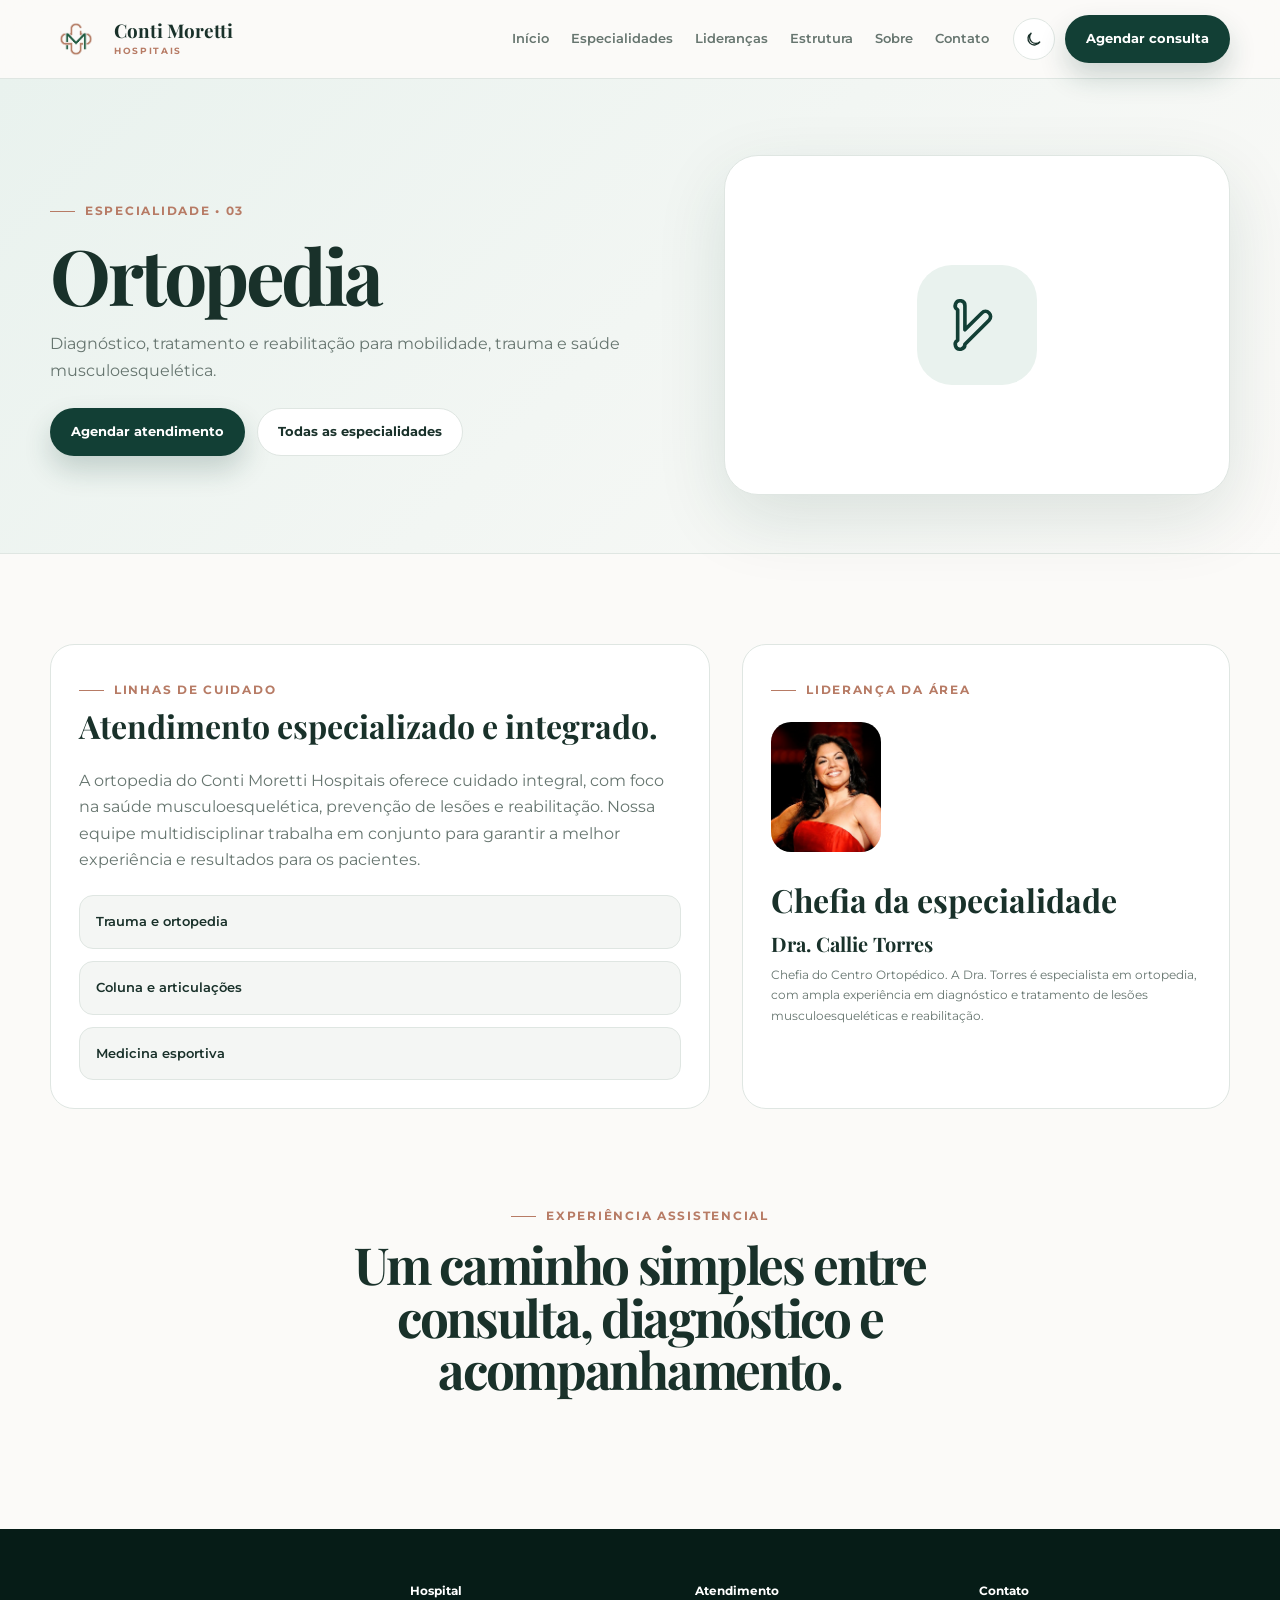
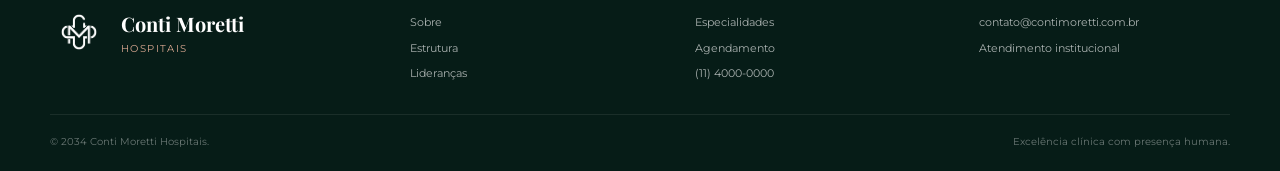
<file: especialidades/ortopedia.html>
<!doctype html>
<html lang="pt-BR">
  <head>
    <meta charset="UTF-8">
    <meta name="viewport" content="width=device-width,initial-scale=1.0">
    <meta name="description" content="Ortopedia no Conti Moretti Hospitais.">
    <meta name="theme-color" content="#123f35">
    <title>
      Ortopedia | Conti Moretti Hospitais
    </title>
    <link rel="icon" href="../favicon.ico">
    <link rel="preconnect" href="https://fonts.googleapis.com">
    <link rel="preconnect" href="https://fonts.gstatic.com" crossorigin>
    <link href="https://fonts.googleapis.com/css2?family=Montserrat:wght@300;400;500;600;700&family=Playfair+Display:wght@600;700&display=swap" rel="stylesheet">
    <link rel="stylesheet" href="../style.css">
    <script>
      try {
        const savedTheme = localStorage.getItem('cm-theme');

        if (savedTheme) {
          document.documentElement.dataset.theme = savedTheme;
        }
      } catch (error) {
        // If localStorage is unavailable, the default theme remains active.
      }
    </script>
  </head>
  <body class="specialty-page">
    <header id="header" class="site-header">
      <div class="container header-container">
        <a class="brand" href="../index.html#home" aria-label="Conti Moretti Hospitais — início">
          <img src="../imgs/logo.png" alt="Conti Moretti Hospitais">
          <span class="brand-name">
            Conti Moretti
            <small>
              Hospitais
            </small>
          </span>
        </a>
        <nav id="main-nav" class="main-nav" aria-label="Navegação principal">
          <a href="../index.html#home">
            Início
          </a>
          <a href="../index.html#especialidades">
            Especialidades
          </a>
          <a href="../index.html#lideranca">
            Lideranças
          </a>
          <a href="../index.html#estrutura">
            Estrutura
          </a>
          <a href="../index.html#sobre">
            Sobre
          </a>
          <a href="../index.html#contato">
            Contato
          </a>
        </nav>
        <div class="header-tools">
          <button id="theme-toggle" class="theme-toggle" type="button" aria-label="Ativar tema escuro">
            <svg class="moon" viewBox="0 0 24 24">
              <path d="M20 15.5A8.5 8.5 0 1 1 8.5 4 7 7 0 0 0 20 15.5Z"/>
            </svg>
            <svg class="sun" viewBox="0 0 24 24">
              <circle cx="12" cy="12" r="4"/>
              <path d="M12 2v2M12 20v2M4.93 4.93l1.42 1.42M17.65 17.65l1.42 1.42M2 12h2M20 12h2M4.93 19.07l1.42-1.42M17.65 6.35l1.42-1.42"/>
            </svg>
          </button>
          <a href="../index.html#agendamento" class="btn btn-primary header-cta">
            Agendar consulta
          </a>
          <button class="menu-toggle" id="mobile-menu" type="button" aria-label="Abrir menu" aria-expanded="false" aria-controls="main-nav">
            <span>
            </span>
            <span>
            </span>
            <span>
            </span>
          </button>
        </div>
      </div>
    </header>
    <main id="main-content">
      <section class="specialty-hero">
        <div class="container specialty-hero-grid">
          <div class="reveal">
            <span class="eyebrow">
              Especialidade • 03
            </span>
            <h1>
              Ortopedia
            </h1>
            <p>
              Diagnóstico, tratamento e reabilitação para mobilidade, trauma e saúde musculoesquelética.
            </p>
            <div class="specialty-actions">
              <a class="btn btn-primary" href="../index.html#agendamento">
                Agendar atendimento
              </a>
              <a class="btn btn-outline" href="../index.html#especialidades">
                Todas as especialidades
              </a>
            </div>
          </div>
          <div class="specialty-hero-icon reveal">
            <div class="specialty-icon">
              <svg viewBox="0 0 24 24" aria-hidden="true">
                <path d="M7 4a2 2 0 1 0-3 1.7v12.6A2 2 0 1 0 7 20l10-10a2 2 0 1 0-3-3L7 14V4Z"/>
              </svg>
            </div>
          </div>
        </div>
      </section>
      <section class="section">
        <div class="container specialty-content-grid">
          <article class="info-panel reveal">
            <span class="eyebrow">
              Linhas de cuidado
            </span>
            <h2>
              Atendimento especializado e integrado.
            </h2>
            <p style="margin-top:15px;color:var(--muted)">
              A ortopedia do Conti Moretti Hospitais oferece cuidado integral, com foco na saúde musculoesquelética, prevenção de lesões e reabilitação. Nossa equipe multidisciplinar trabalha em conjunto para garantir a melhor experiência e resultados para os pacientes.
            </p>
            <div class="focus-list">
              <div class="focus-item">
                Trauma e ortopedia
              </div>
              <div class="focus-item">
                Coluna e articulações
              </div>
              <div class="focus-item">
                Medicina esportiva
              </div>
            </div>
          </article>
          <aside class="specialty-leader reveal">
            <span class="eyebrow">
              Liderança da área
            </span>
            <!-- FOTO DO(A) CHEFE: salve/substitua em ../imgs/medicos/ortopedia.jpg -->
            <div class="leader-avatar">
              <img
                src="../imgs/medicos/ortopedia.jpg"
                alt="Chefia de Ortopedia"
                class="leader-photo"
                loading="lazy"
              >
            </div>
            <h2>
              Chefia da especialidade
            </h2>
            <h3>
              Dra. Callie Torres
            </h3>
            <p>
              Chefia do Centro Ortopédico. A Dra. Torres é especialista em ortopedia, com ampla experiência em diagnóstico e tratamento de lesões musculoesqueléticas e reabilitação.
            </p>
            <!--
              FOTO: ../imgs/medicos/ortopedia.jpg
              NOME: substitua "Nome do(a) responsável" no <h3> acima.
              CARGO/BIO: edite o <p> logo abaixo do nome.
            -->
          </aside>
        </div>
      </section>
      <section class="section" style="padding-top:0">
        <div class="container">
          <div class="section-heading reveal">
            <span class="eyebrow">
              Experiência assistencial
            </span>
            <h2>
              Um caminho simples entre consulta, diagnóstico e acompanhamento.
            </h2>
          </div>
        </div>
      </section>
    </main>
    <footer class="site-footer" id="contato">
      <div class="container footer-grid">
        <div class="footer-brand">
          <img src="../imgs/logo.png" alt="Conti Moretti Hospitais">
          <div>
            <strong>
              Conti Moretti
            </strong>
            <span>
              Hospitais
            </span>
          </div>
        </div>
        <div class="footer-column">
          <h3>
            Hospital
          </h3>
          <a href="../index.html#sobre">
            Sobre
          </a>
          <a href="../index.html#estrutura">
            Estrutura
          </a>
          <a href="../index.html#lideranca">
            Lideranças
          </a>
        </div>
        <div class="footer-column">
          <h3>
            Atendimento
          </h3>
          <a href="../index.html#especialidades">
            Especialidades
          </a>
          <a href="../index.html#agendamento">
            Agendamento
          </a>
          <p>
            (11) 4000-0000
          </p>
        </div>
        <div class="footer-column">
          <h3>
            Contato
          </h3>
          <p>
            contato@contimoretti.com.br
          </p>
          <p>
            Atendimento institucional
          </p>
        </div>
      </div>
      <div class="container footer-bottom">
        <span>
          © 2034 Conti Moretti Hospitais.
        </span>
        <span>
          Excelência clínica com presença humana.
        </span>
      </div>
    </footer>
    <script src="../script.js" defer>
    </script>
  </body>
</html>
</file>
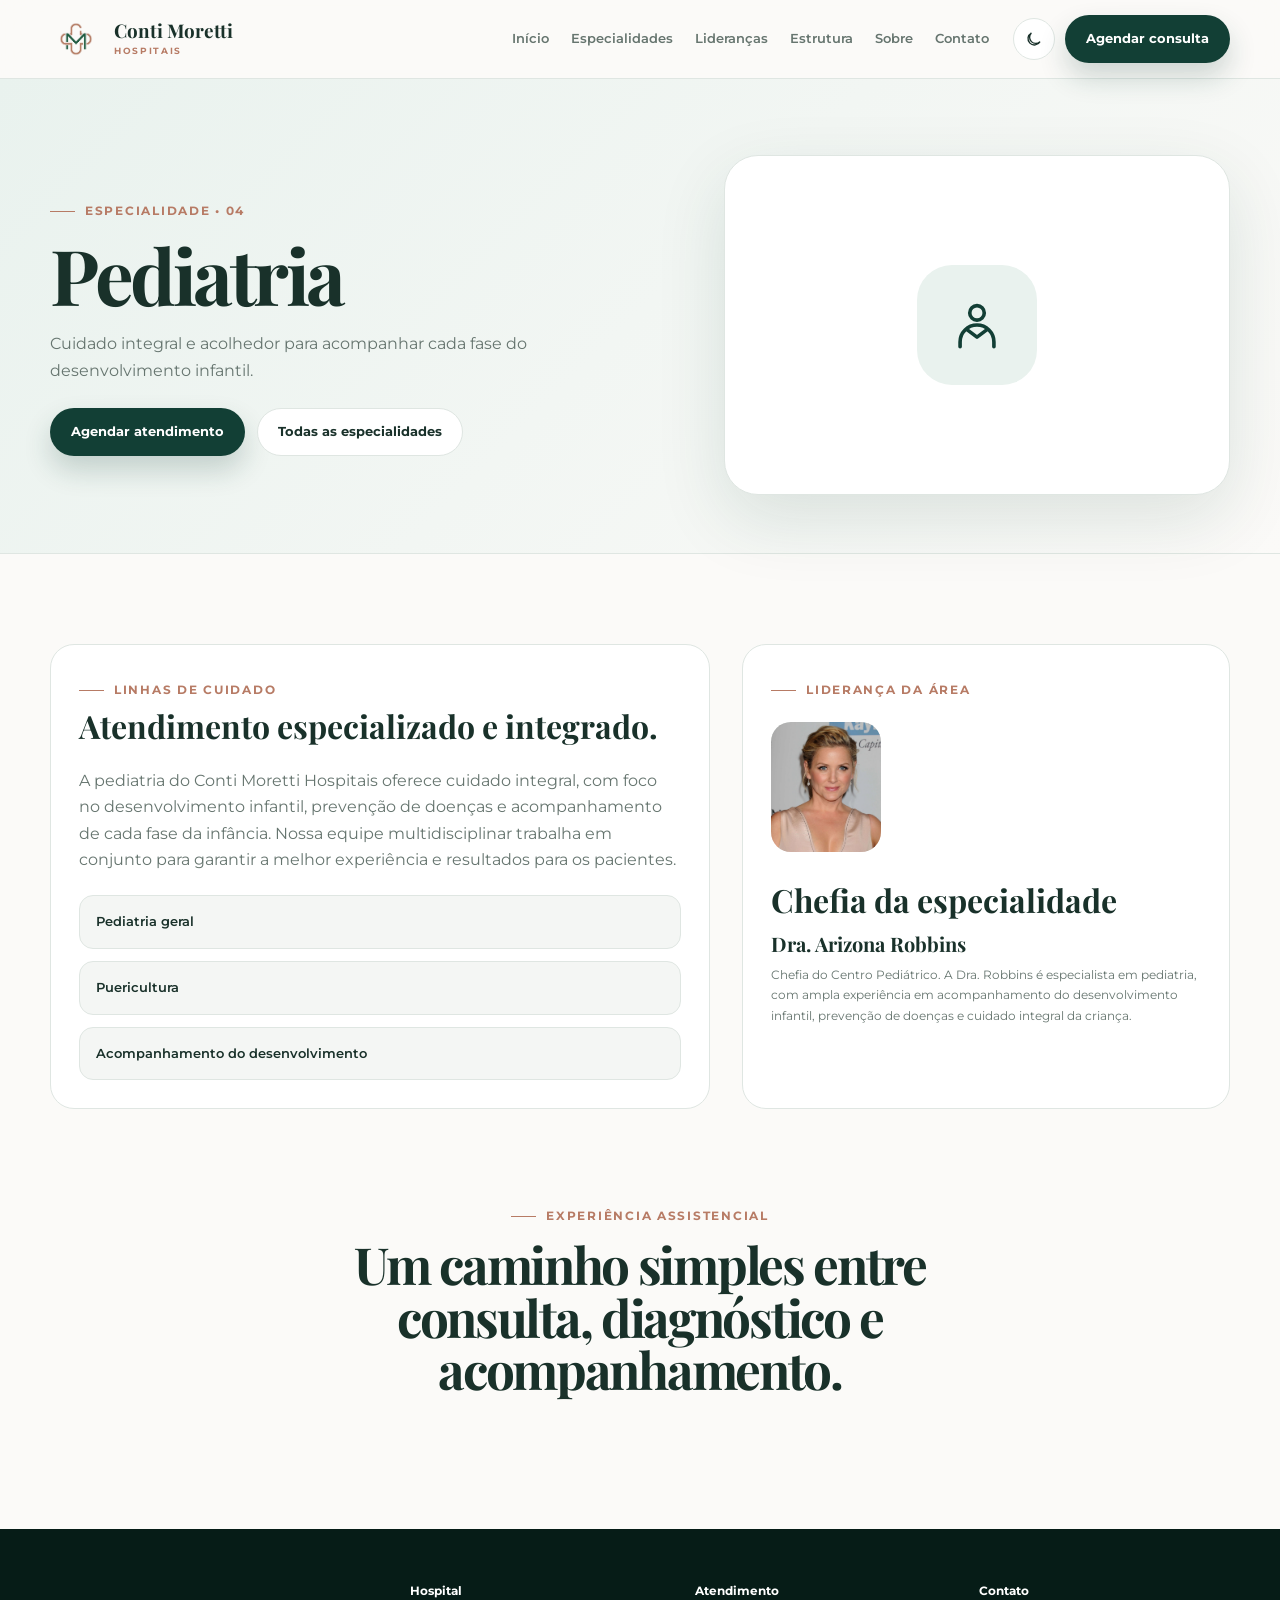
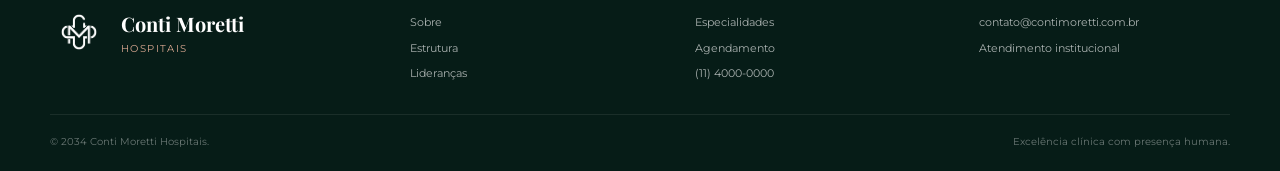
<file: especialidades/pediatria.html>
<!doctype html>
<html lang="pt-BR">
  <head>
    <meta charset="UTF-8">
    <meta name="viewport" content="width=device-width,initial-scale=1.0">
    <meta name="description" content="Pediatria no Conti Moretti Hospitais.">
    <meta name="theme-color" content="#123f35">
    <title>
      Pediatria | Conti Moretti Hospitais
    </title>
    <link rel="icon" href="../favicon.ico">
    <link rel="preconnect" href="https://fonts.googleapis.com">
    <link rel="preconnect" href="https://fonts.gstatic.com" crossorigin>
    <link href="https://fonts.googleapis.com/css2?family=Montserrat:wght@300;400;500;600;700&family=Playfair+Display:wght@600;700&display=swap" rel="stylesheet">
    <link rel="stylesheet" href="../style.css">
    <script>
      try {
        const savedTheme = localStorage.getItem('cm-theme');

        if (savedTheme) {
          document.documentElement.dataset.theme = savedTheme;
        }
      } catch (error) {
        // If localStorage is unavailable, the default theme remains active.
      }
    </script>
  </head>
  <body class="specialty-page">
    <header id="header" class="site-header">
      <div class="container header-container">
        <a class="brand" href="../index.html#home" aria-label="Conti Moretti Hospitais — início">
          <img src="../imgs/logo.png" alt="Conti Moretti Hospitais">
          <span class="brand-name">
            Conti Moretti
            <small>
              Hospitais
            </small>
          </span>
        </a>
        <nav id="main-nav" class="main-nav" aria-label="Navegação principal">
          <a href="../index.html#home">
            Início
          </a>
          <a href="../index.html#especialidades">
            Especialidades
          </a>
          <a href="../index.html#lideranca">
            Lideranças
          </a>
          <a href="../index.html#estrutura">
            Estrutura
          </a>
          <a href="../index.html#sobre">
            Sobre
          </a>
          <a href="../index.html#contato">
            Contato
          </a>
        </nav>
        <div class="header-tools">
          <button id="theme-toggle" class="theme-toggle" type="button" aria-label="Ativar tema escuro">
            <svg class="moon" viewBox="0 0 24 24">
              <path d="M20 15.5A8.5 8.5 0 1 1 8.5 4 7 7 0 0 0 20 15.5Z"/>
            </svg>
            <svg class="sun" viewBox="0 0 24 24">
              <circle cx="12" cy="12" r="4"/>
              <path d="M12 2v2M12 20v2M4.93 4.93l1.42 1.42M17.65 17.65l1.42 1.42M2 12h2M20 12h2M4.93 19.07l1.42-1.42M17.65 6.35l1.42-1.42"/>
            </svg>
          </button>
          <a href="../index.html#agendamento" class="btn btn-primary header-cta">
            Agendar consulta
          </a>
          <button class="menu-toggle" id="mobile-menu" type="button" aria-label="Abrir menu" aria-expanded="false" aria-controls="main-nav">
            <span>
            </span>
            <span>
            </span>
            <span>
            </span>
          </button>
        </div>
      </div>
    </header>
    <main id="main-content">
      <section class="specialty-hero">
        <div class="container specialty-hero-grid">
          <div class="reveal">
            <span class="eyebrow">
              Especialidade • 04
            </span>
            <h1>
              Pediatria
            </h1>
            <p>
              Cuidado integral e acolhedor para acompanhar cada fase do desenvolvimento infantil.
            </p>
            <div class="specialty-actions">
              <a class="btn btn-primary" href="../index.html#agendamento">
                Agendar atendimento
              </a>
              <a class="btn btn-outline" href="../index.html#especialidades">
                Todas as especialidades
              </a>
            </div>
          </div>
          <div class="specialty-hero-icon reveal">
            <div class="specialty-icon">
              <svg viewBox="0 0 24 24" aria-hidden="true">
                <circle cx="12" cy="7" r="3"/>
                <path d="M5 21v-2a7 7 0 0 1 14 0v2M8 14l4 3 4-3"/>
              </svg>
            </div>
          </div>
        </div>
      </section>
      <section class="section">
        <div class="container specialty-content-grid">
          <article class="info-panel reveal">
            <span class="eyebrow">
              Linhas de cuidado
            </span>
            <h2>
              Atendimento especializado e integrado.
            </h2>
            <p style="margin-top:15px;color:var(--muted)">
              A pediatria do Conti Moretti Hospitais oferece cuidado integral, com foco no desenvolvimento infantil, prevenção de doenças e acompanhamento de cada fase da infância. Nossa equipe multidisciplinar trabalha em conjunto para garantir a melhor experiência e resultados para os pacientes.
            </p>
            <div class="focus-list">
              <div class="focus-item">
                Pediatria geral
              </div>
              <div class="focus-item">
                Puericultura
              </div>
              <div class="focus-item">
                Acompanhamento do desenvolvimento
              </div>
            </div>
          </article>
          <aside class="specialty-leader reveal">
            <span class="eyebrow">
              Liderança da área
            </span>
            <!-- FOTO DO(A) CHEFE: salve/substitua em ../imgs/medicos/pediatria.jpg -->
            <div class="leader-avatar">
              <img
                src="../imgs/medicos/pediatria.jpg"
                alt="Chefia de Pediatria"
                class="leader-photo"
                loading="lazy"
              >
            </div>
            <h2>
              Chefia da especialidade
            </h2>
            <h3>
              Dra. Arizona Robbins
            </h3>
            <p>
              Chefia do Centro Pediátrico. A Dra. Robbins é especialista em pediatria, com ampla experiência em acompanhamento do desenvolvimento infantil, prevenção de doenças e cuidado integral da criança.
            </p>
            <!--
              FOTO: ../imgs/medicos/pediatria.jpg
              NOME: substitua "Nome do(a) responsável" no <h3> acima.
              CARGO/BIO: edite o <p> logo abaixo do nome.
            -->
          </aside>
        </div>
      </section>
      <section class="section" style="padding-top:0">
        <div class="container">
          <div class="section-heading reveal">
            <span class="eyebrow">
              Experiência assistencial
            </span>
            <h2>
              Um caminho simples entre consulta, diagnóstico e acompanhamento.
            </h2>
          </div>
        </div>
      </section>
    </main>
    <footer class="site-footer" id="contato">
      <div class="container footer-grid">
        <div class="footer-brand">
          <img src="../imgs/logo.png" alt="Conti Moretti Hospitais">
          <div>
            <strong>
              Conti Moretti
            </strong>
            <span>
              Hospitais
            </span>
          </div>
        </div>
        <div class="footer-column">
          <h3>
            Hospital
          </h3>
          <a href="../index.html#sobre">
            Sobre
          </a>
          <a href="../index.html#estrutura">
            Estrutura
          </a>
          <a href="../index.html#lideranca">
            Lideranças
          </a>
        </div>
        <div class="footer-column">
          <h3>
            Atendimento
          </h3>
          <a href="../index.html#especialidades">
            Especialidades
          </a>
          <a href="../index.html#agendamento">
            Agendamento
          </a>
          <p>
            (11) 4000-0000
          </p>
        </div>
        <div class="footer-column">
          <h3>
            Contato
          </h3>
          <p>
            contato@contimoretti.com.br
          </p>
          <p>
            Atendimento institucional
          </p>
        </div>
      </div>
      <div class="container footer-bottom">
        <span>
          © 2034 Conti Moretti Hospitais.
        </span>
        <span>
          Excelência clínica com presença humana.
        </span>
      </div>
    </footer>
    <script src="../script.js" defer>
    </script>
  </body>
</html>
</file>
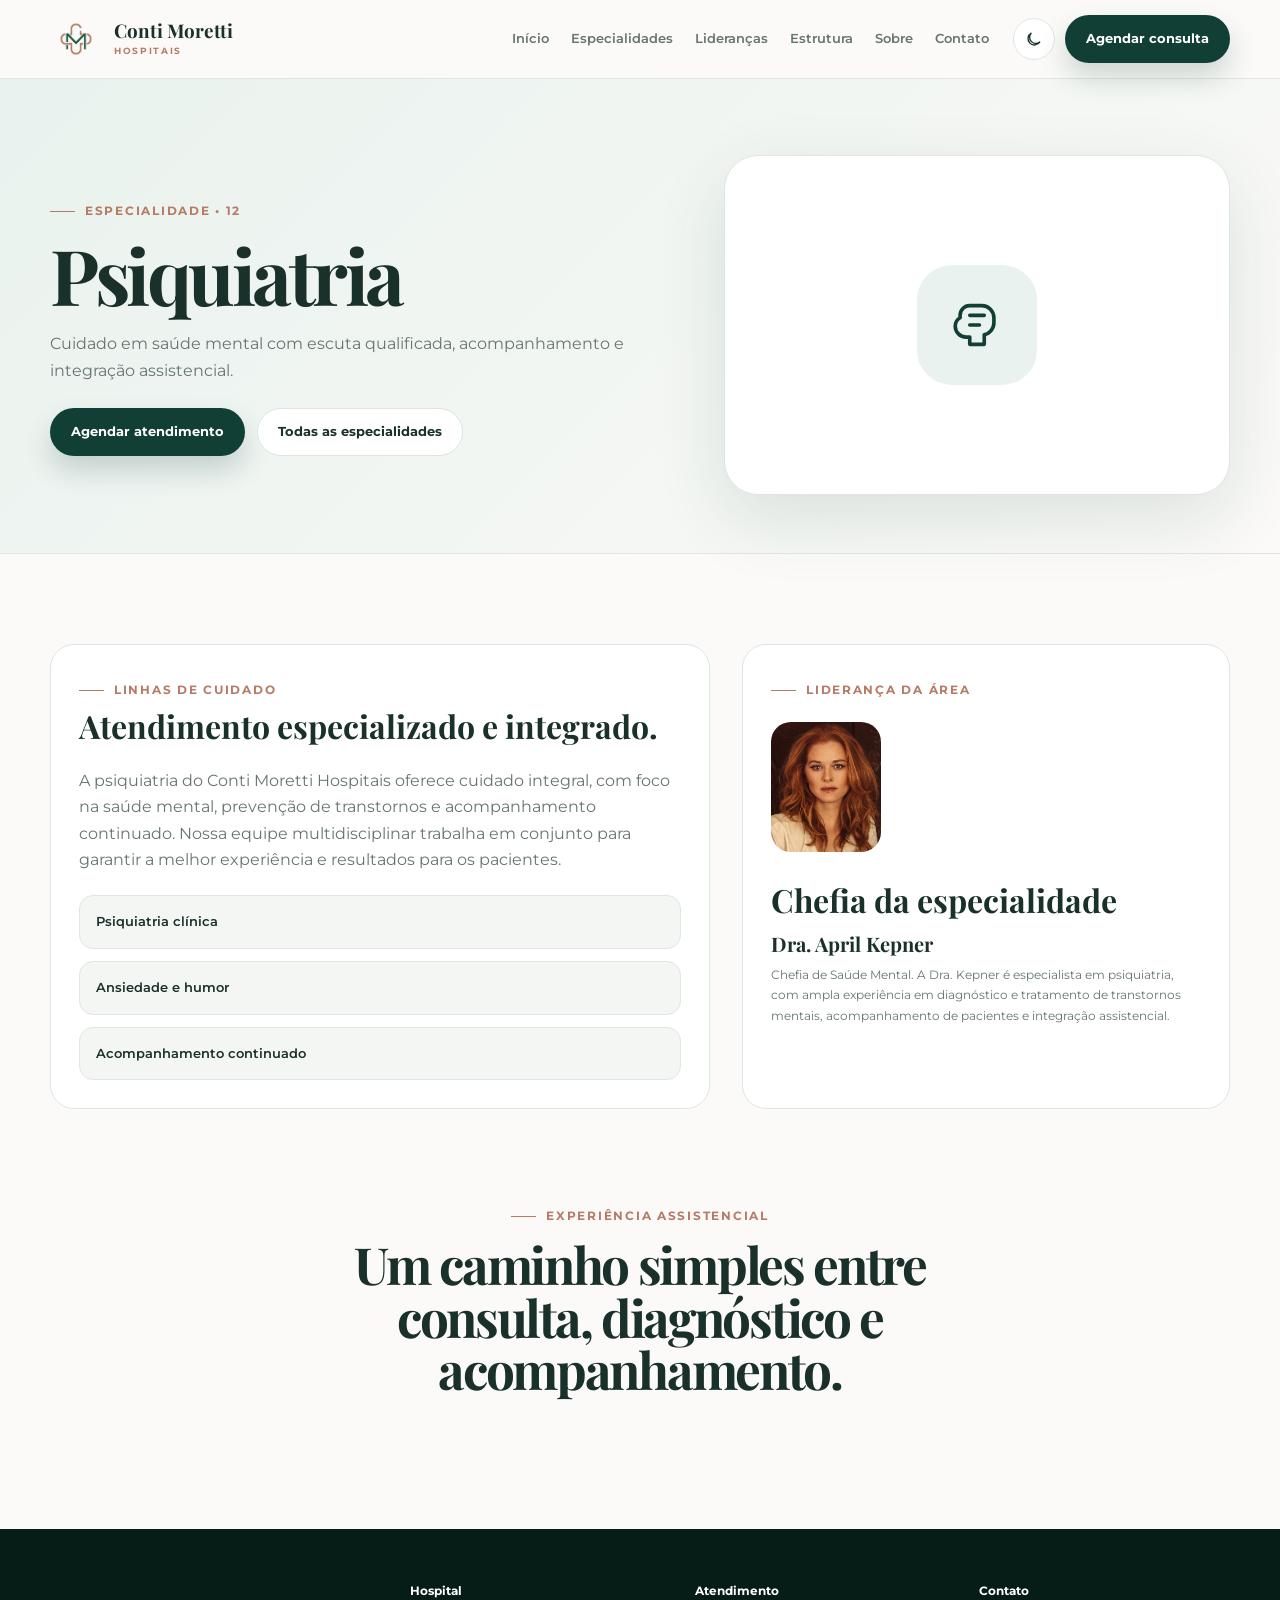
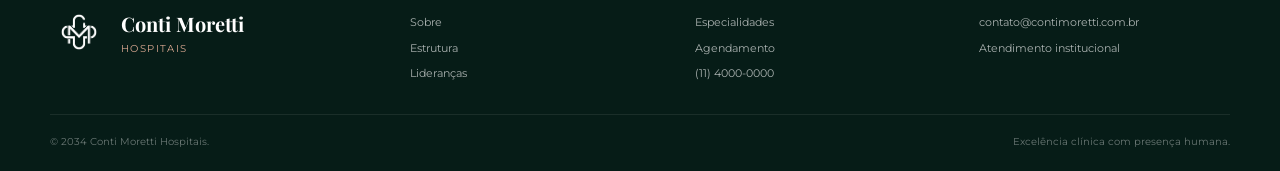
<file: especialidades/psiquiatria.html>
<!doctype html>
<html lang="pt-BR">
  <head>
    <meta charset="UTF-8">
    <meta name="viewport" content="width=device-width,initial-scale=1.0">
    <meta name="description" content="Psiquiatria no Conti Moretti Hospitais.">
    <meta name="theme-color" content="#123f35">
    <title>
      Psiquiatria | Conti Moretti Hospitais
    </title>
    <link rel="icon" href="../favicon.ico">
    <link rel="preconnect" href="https://fonts.googleapis.com">
    <link rel="preconnect" href="https://fonts.gstatic.com" crossorigin>
    <link href="https://fonts.googleapis.com/css2?family=Montserrat:wght@300;400;500;600;700&family=Playfair+Display:wght@600;700&display=swap" rel="stylesheet">
    <link rel="stylesheet" href="../style.css">
    <script>
      try {
        const savedTheme = localStorage.getItem('cm-theme');

        if (savedTheme) {
          document.documentElement.dataset.theme = savedTheme;
        }
      } catch (error) {
        // If localStorage is unavailable, the default theme remains active.
      }
    </script>
  </head>
  <body class="specialty-page">
    <header id="header" class="site-header">
      <div class="container header-container">
        <a class="brand" href="../index.html#home" aria-label="Conti Moretti Hospitais — início">
          <img src="../imgs/logo.png" alt="Conti Moretti Hospitais">
          <span class="brand-name">
            Conti Moretti
            <small>
              Hospitais
            </small>
          </span>
        </a>
        <nav id="main-nav" class="main-nav" aria-label="Navegação principal">
          <a href="../index.html#home">
            Início
          </a>
          <a href="../index.html#especialidades">
            Especialidades
          </a>
          <a href="../index.html#lideranca">
            Lideranças
          </a>
          <a href="../index.html#estrutura">
            Estrutura
          </a>
          <a href="../index.html#sobre">
            Sobre
          </a>
          <a href="../index.html#contato">
            Contato
          </a>
        </nav>
        <div class="header-tools">
          <button id="theme-toggle" class="theme-toggle" type="button" aria-label="Ativar tema escuro">
            <svg class="moon" viewBox="0 0 24 24">
              <path d="M20 15.5A8.5 8.5 0 1 1 8.5 4 7 7 0 0 0 20 15.5Z"/>
            </svg>
            <svg class="sun" viewBox="0 0 24 24">
              <circle cx="12" cy="12" r="4"/>
              <path d="M12 2v2M12 20v2M4.93 4.93l1.42 1.42M17.65 17.65l1.42 1.42M2 12h2M20 12h2M4.93 19.07l1.42-1.42M17.65 6.35l1.42-1.42"/>
            </svg>
          </button>
          <a href="../index.html#agendamento" class="btn btn-primary header-cta">
            Agendar consulta
          </a>
          <button class="menu-toggle" id="mobile-menu" type="button" aria-label="Abrir menu" aria-expanded="false" aria-controls="main-nav">
            <span>
            </span>
            <span>
            </span>
            <span>
            </span>
          </button>
        </div>
      </div>
    </header>
    <main id="main-content">
      <section class="specialty-hero">
        <div class="container specialty-hero-grid">
          <div class="reveal">
            <span class="eyebrow">
              Especialidade • 12
            </span>
            <h1>
              Psiquiatria
            </h1>
            <p>
              Cuidado em saúde mental com escuta qualificada, acompanhamento e integração assistencial.
            </p>
            <div class="specialty-actions">
              <a class="btn btn-primary" href="../index.html#agendamento">
                Agendar atendimento
              </a>
              <a class="btn btn-outline" href="../index.html#especialidades">
                Todas as especialidades
              </a>
            </div>
          </div>
          <div class="specialty-hero-icon reveal">
            <div class="specialty-icon">
              <svg viewBox="0 0 24 24" aria-hidden="true">
                <path d="M9 4a4 4 0 0 0-4 4v1a4 4 0 0 0-2 3.5A4.5 4.5 0 0 0 7.5 17H9v3h6v-4a5 5 0 0 0 4-5V9a5 5 0 0 0-5-5H9Z"/>
                <path d="M9 8h6M9 12h4"/>
              </svg>
            </div>
          </div>
        </div>
      </section>
      <section class="section">
        <div class="container specialty-content-grid">
          <article class="info-panel reveal">
            <span class="eyebrow">
              Linhas de cuidado
            </span>
            <h2>
              Atendimento especializado e integrado.
            </h2>
            <p style="margin-top:15px;color:var(--muted)">
              A psiquiatria do Conti Moretti Hospitais oferece cuidado integral, com foco na saúde mental, prevenção de transtornos e acompanhamento continuado. Nossa equipe multidisciplinar trabalha em conjunto para garantir a melhor experiência e resultados para os pacientes.
            </p>
            <div class="focus-list">
              <div class="focus-item">
                Psiquiatria clínica
              </div>
              <div class="focus-item">
                Ansiedade e humor
              </div>
              <div class="focus-item">
                Acompanhamento continuado
              </div>
            </div>
          </article>
          <aside class="specialty-leader reveal">
            <span class="eyebrow">
              Liderança da área
            </span>
            <!-- FOTO DO(A) CHEFE: salve/substitua em ../imgs/medicos/psiquiatria.jpg -->
            <div class="leader-avatar">
              <img
                src="../imgs/medicos/psiquiatria.jpg"
                alt="Chefia de Psiquiatria"
                class="leader-photo"
                loading="lazy"
              >
            </div>
            <h2>
              Chefia da especialidade
            </h2>
            <h3>
              Dra. April Kepner
            </h3>
            <p>
              Chefia de Saúde Mental. A Dra. Kepner é especialista em psiquiatria, com ampla experiência em diagnóstico e tratamento de transtornos mentais, acompanhamento de pacientes e integração assistencial.
            </p>
            <!--
              FOTO: ../imgs/medicos/psiquiatria.jpg
              NOME: substitua "Nome do(a) responsável" no <h3> acima.
              CARGO/BIO: edite o <p> logo abaixo do nome.
            -->
          </aside>
        </div>
      </section>
      <section class="section" style="padding-top:0">
        <div class="container">
          <div class="section-heading reveal">
            <span class="eyebrow">
              Experiência assistencial
            </span>
            <h2>
              Um caminho simples entre consulta, diagnóstico e acompanhamento.
            </h2>
          </div>
        </div>
      </section>
    </main>
    <footer class="site-footer" id="contato">
      <div class="container footer-grid">
        <div class="footer-brand">
          <img src="../imgs/logo.png" alt="Conti Moretti Hospitais">
          <div>
            <strong>
              Conti Moretti
            </strong>
            <span>
              Hospitais
            </span>
          </div>
        </div>
        <div class="footer-column">
          <h3>
            Hospital
          </h3>
          <a href="../index.html#sobre">
            Sobre
          </a>
          <a href="../index.html#estrutura">
            Estrutura
          </a>
          <a href="../index.html#lideranca">
            Lideranças
          </a>
        </div>
        <div class="footer-column">
          <h3>
            Atendimento
          </h3>
          <a href="../index.html#especialidades">
            Especialidades
          </a>
          <a href="../index.html#agendamento">
            Agendamento
          </a>
          <p>
            (11) 4000-0000
          </p>
        </div>
        <div class="footer-column">
          <h3>
            Contato
          </h3>
          <p>
            contato@contimoretti.com.br
          </p>
          <p>
            Atendimento institucional
          </p>
        </div>
      </div>
      <div class="container footer-bottom">
        <span>
          © 2034 Conti Moretti Hospitais.
        </span>
        <span>
          Excelência clínica com presença humana.
        </span>
      </div>
    </footer>
    <script src="../script.js" defer>
    </script>
  </body>
</html>
</file>
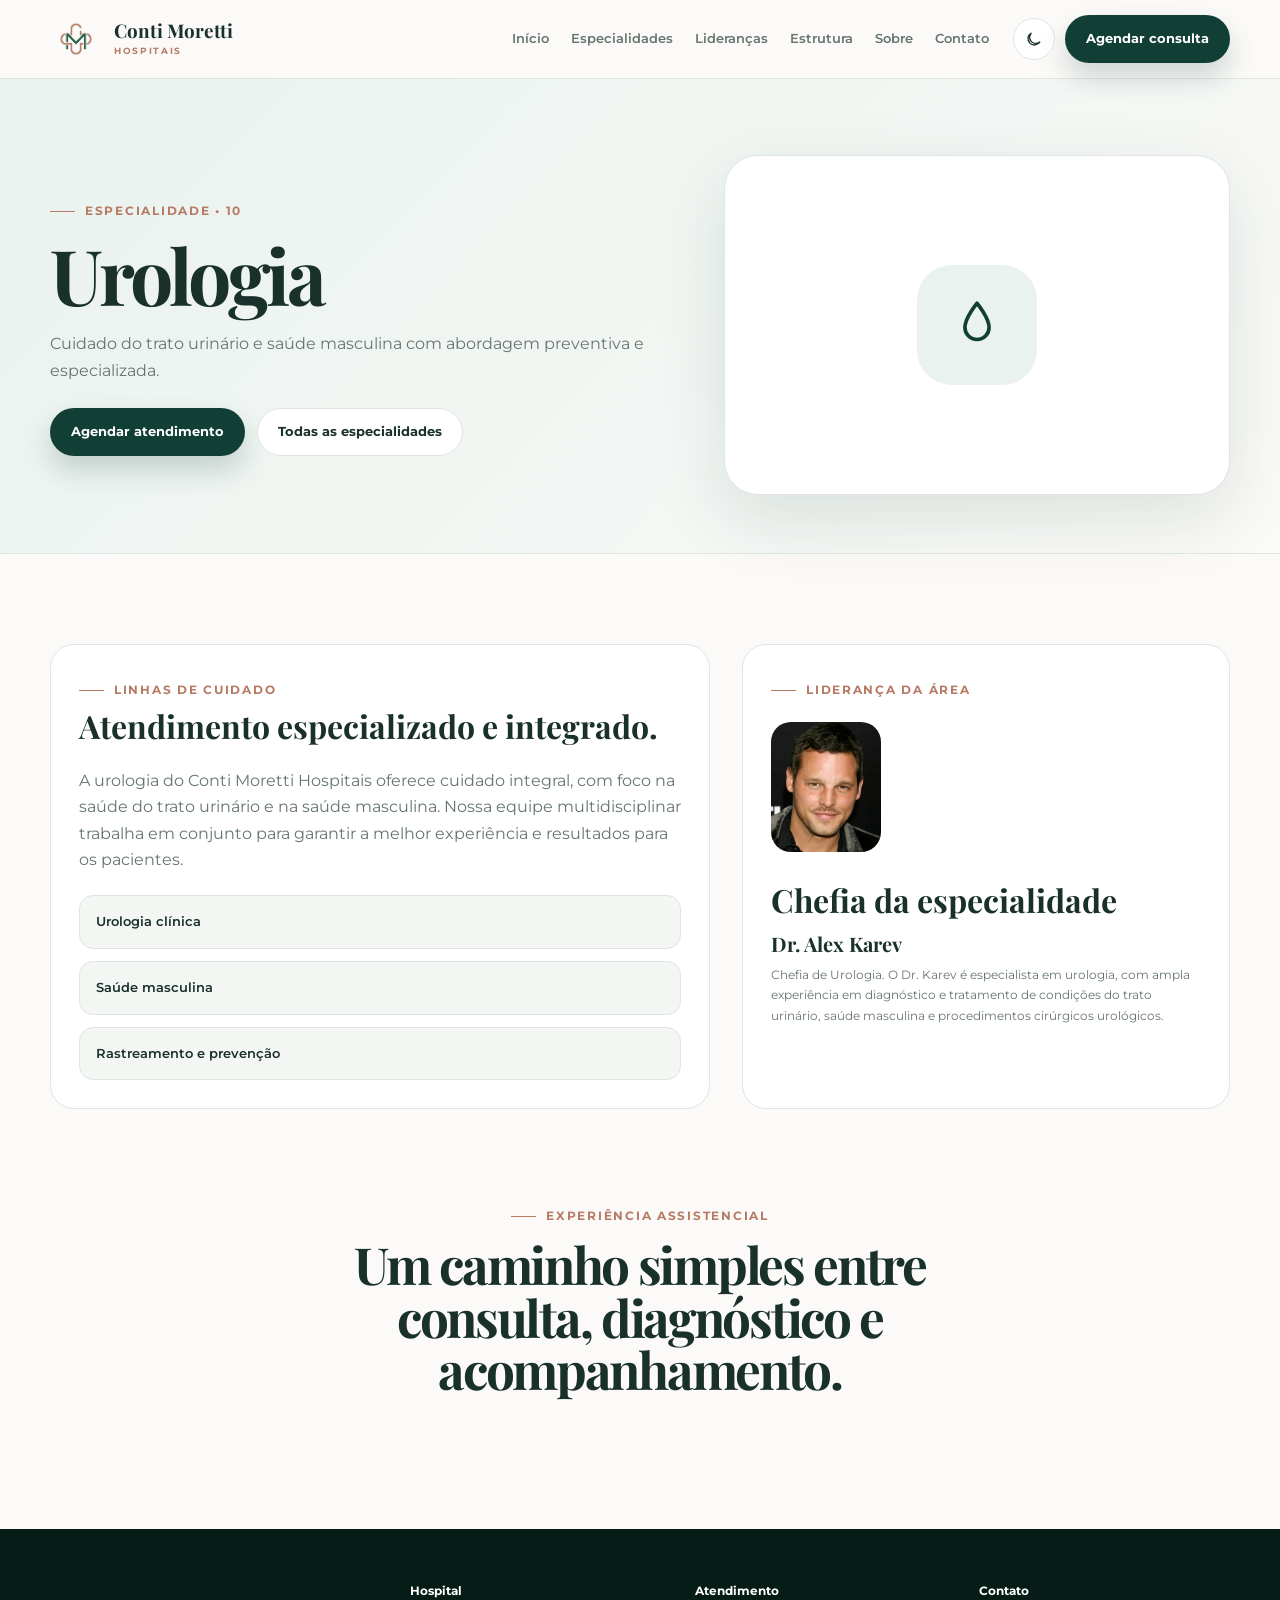
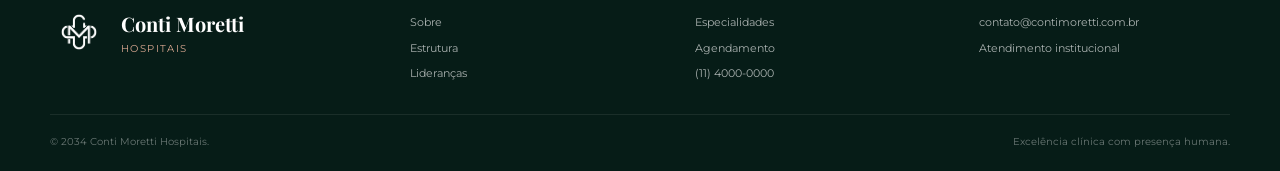
<file: especialidades/urologia.html>
<!doctype html>
<html lang="pt-BR">
  <head>
    <meta charset="UTF-8">
    <meta name="viewport" content="width=device-width,initial-scale=1.0">
    <meta name="description" content="Urologia no Conti Moretti Hospitais.">
    <meta name="theme-color" content="#123f35">
    <title>
      Urologia | Conti Moretti Hospitais
    </title>
    <link rel="icon" href="../favicon.ico">
    <link rel="preconnect" href="https://fonts.googleapis.com">
    <link rel="preconnect" href="https://fonts.gstatic.com" crossorigin>
    <link href="https://fonts.googleapis.com/css2?family=Montserrat:wght@300;400;500;600;700&family=Playfair+Display:wght@600;700&display=swap" rel="stylesheet">
    <link rel="stylesheet" href="../style.css">
    <script>
      try {
        const savedTheme = localStorage.getItem('cm-theme');

        if (savedTheme) {
          document.documentElement.dataset.theme = savedTheme;
        }
      } catch (error) {
        // If localStorage is unavailable, the default theme remains active.
      }
    </script>
  </head>
  <body class="specialty-page">
    <header id="header" class="site-header">
      <div class="container header-container">
        <a class="brand" href="../index.html#home" aria-label="Conti Moretti Hospitais — início">
          <img src="../imgs/logo.png" alt="Conti Moretti Hospitais">
          <span class="brand-name">
            Conti Moretti
            <small>
              Hospitais
            </small>
          </span>
        </a>
        <nav id="main-nav" class="main-nav" aria-label="Navegação principal">
          <a href="../index.html#home">
            Início
          </a>
          <a href="../index.html#especialidades">
            Especialidades
          </a>
          <a href="../index.html#lideranca">
            Lideranças
          </a>
          <a href="../index.html#estrutura">
            Estrutura
          </a>
          <a href="../index.html#sobre">
            Sobre
          </a>
          <a href="../index.html#contato">
            Contato
          </a>
        </nav>
        <div class="header-tools">
          <button id="theme-toggle" class="theme-toggle" type="button" aria-label="Ativar tema escuro">
            <svg class="moon" viewBox="0 0 24 24">
              <path d="M20 15.5A8.5 8.5 0 1 1 8.5 4 7 7 0 0 0 20 15.5Z"/>
            </svg>
            <svg class="sun" viewBox="0 0 24 24">
              <circle cx="12" cy="12" r="4"/>
              <path d="M12 2v2M12 20v2M4.93 4.93l1.42 1.42M17.65 17.65l1.42 1.42M2 12h2M20 12h2M4.93 19.07l1.42-1.42M17.65 6.35l1.42-1.42"/>
            </svg>
          </button>
          <a href="../index.html#agendamento" class="btn btn-primary header-cta">
            Agendar consulta
          </a>
          <button class="menu-toggle" id="mobile-menu" type="button" aria-label="Abrir menu" aria-expanded="false" aria-controls="main-nav">
            <span>
            </span>
            <span>
            </span>
            <span>
            </span>
          </button>
        </div>
      </div>
    </header>
    <main id="main-content">
      <section class="specialty-hero">
        <div class="container specialty-hero-grid">
          <div class="reveal">
            <span class="eyebrow">
              Especialidade • 10
            </span>
            <h1>
              Urologia
            </h1>
            <p>
              Cuidado do trato urinário e saúde masculina com abordagem preventiva e especializada.
            </p>
            <div class="specialty-actions">
              <a class="btn btn-primary" href="../index.html#agendamento">
                Agendar atendimento
              </a>
              <a class="btn btn-outline" href="../index.html#especialidades">
                Todas as especialidades
              </a>
            </div>
          </div>
          <div class="specialty-hero-icon reveal">
            <div class="specialty-icon">
              <svg viewBox="0 0 24 24" aria-hidden="true">
                <path d="M12 3s5 6 5 10a5 5 0 1 1-10 0c0-4 5-10 5-10Z"/>
              </svg>
            </div>
          </div>
        </div>
      </section>
      <section class="section">
        <div class="container specialty-content-grid">
          <article class="info-panel reveal">
            <span class="eyebrow">
              Linhas de cuidado
            </span>
            <h2>
              Atendimento especializado e integrado.
            </h2>
            <p style="margin-top:15px;color:var(--muted)">
              A urologia do Conti Moretti Hospitais oferece cuidado integral, com foco na saúde do trato urinário e na saúde masculina. Nossa equipe multidisciplinar trabalha em conjunto para garantir a melhor experiência e resultados para os pacientes.
            </p>
            <div class="focus-list">
              <div class="focus-item">
                Urologia clínica
              </div>
              <div class="focus-item">
                Saúde masculina
              </div>
              <div class="focus-item">
                Rastreamento e prevenção
              </div>
            </div>
          </article>
          <aside class="specialty-leader reveal">
            <span class="eyebrow">
              Liderança da área
            </span>
            <!-- FOTO DO(A) CHEFE: salve/substitua em ../imgs/medicos/urologia.jpg -->
            <div class="leader-avatar">
              <img
                src="../imgs/medicos/urologia.jpg"
                alt="Chefia de Urologia"
                class="leader-photo"
                loading="lazy"
              >
            </div>
            <h2>
              Chefia da especialidade
            </h2>
            <h3>
              Dr. Alex Karev
            </h3>
            <p>
              Chefia de Urologia. O Dr. Karev é especialista em urologia, com ampla experiência em diagnóstico e tratamento de condições do trato urinário, saúde masculina e procedimentos cirúrgicos urológicos.
            </p>
            <!--
              FOTO: ../imgs/medicos/urologia.jpg
              NOME: substitua "Nome do(a) responsável" no <h3> acima.
              CARGO/BIO: edite o <p> logo abaixo do nome.
            -->
          </aside>
        </div>
      </section>
      <section class="section" style="padding-top:0">
        <div class="container">
          <div class="section-heading reveal">
            <span class="eyebrow">
              Experiência assistencial
            </span>
            <h2>
              Um caminho simples entre consulta, diagnóstico e acompanhamento.
            </h2>
          </div>
        </div>
      </section>
    </main>
    <footer class="site-footer" id="contato">
      <div class="container footer-grid">
        <div class="footer-brand">
          <img src="../imgs/logo.png" alt="Conti Moretti Hospitais">
          <div>
            <strong>
              Conti Moretti
            </strong>
            <span>
              Hospitais
            </span>
          </div>
        </div>
        <div class="footer-column">
          <h3>
            Hospital
          </h3>
          <a href="../index.html#sobre">
            Sobre
          </a>
          <a href="../index.html#estrutura">
            Estrutura
          </a>
          <a href="../index.html#lideranca">
            Lideranças
          </a>
        </div>
        <div class="footer-column">
          <h3>
            Atendimento
          </h3>
          <a href="../index.html#especialidades">
            Especialidades
          </a>
          <a href="../index.html#agendamento">
            Agendamento
          </a>
          <p>
            (11) 4000-0000
          </p>
        </div>
        <div class="footer-column">
          <h3>
            Contato
          </h3>
          <p>
            contato@contimoretti.com.br
          </p>
          <p>
            Atendimento institucional
          </p>
        </div>
      </div>
      <div class="container footer-bottom">
        <span>
          © 2034 Conti Moretti Hospitais.
        </span>
        <span>
          Excelência clínica com presença humana.
        </span>
      </div>
    </footer>
    <script src="../script.js" defer>
    </script>
  </body>
</html>
</file>
<file: style.css>
:root {
  --green-950: #071c17;
  --green-900: #0a2b24;
  --green-800: #123f35;
  --green-700: #1d594a;
  --green-100: #e9f2ee;
  --copper: #b77b65;
  --copper-soft: #e8d0c7;
  --paper: #fbfaf8;
  --surface: #ffffff;
  --surface-2: #f4f6f4;
  --ink: #19312a;
  --muted: #66756f;
  --line: #dfe6e2;
  --shadow: 0 24px 70px rgba(18,63,53,.12);
  --font-heading: "Playfair Display",Georgia,serif;
  --font-body: "Montserrat",Arial,sans-serif;
}
html[data-theme="dark"] {
  --paper: #071712;
  --surface: #0d241d;
  --surface-2: #102c24;
  --ink: #f3f6f4;
  --muted: #aab9b3;
  --line: rgba(255,255,255,.10);
  --green-100: #15362d;
  --shadow: 0 28px 70px rgba(0,0,0,.36);
}
* {
  box-sizing: border-box;
  margin: 0;
  padding: 0;
}
html {
  scroll-behavior: smooth;
  scroll-padding-top: 94px;
}
body {
  font-family: var(--font-body);
  background: var(--paper);
  color: var(--ink);
  line-height: 1.65;
  transition: background .25s ease,color .25s ease;
  overflow-x: hidden;
}
body.menu-open {
  overflow: hidden;
}
a {
  color: inherit;
  text-decoration: none;
}
img {
  display: block;
  max-width: 100%;
}
button,input,select,textarea {
  font: inherit;
}
.container {
  width: min(1180px,calc(100% - 36px));
  margin: auto;
}
.section {
  padding: 90px 0;
}
.skip-link {
  position: absolute;
  left: 16px;
  top: -70px;
  z-index: 999;
  background: var(--green-800);
  color: #fff;
  padding: 10px 14px;
  border-radius: 10px;
}
.skip-link:focus {
  top: 12px;
}
.site-header {
  position: sticky;
  top: 0;
  z-index: 120;
  background: color-mix(in srgb,var(--paper) 88%,transparent);
  backdrop-filter: blur(18px);
  border-bottom: 1px solid var(--line);
  transition: .25s ease;
}
.site-header.scrolled {
  box-shadow: 0 12px 30px rgba(0,0,0,.08);
}
.header-container {
  min-height: 78px;
  display: flex;
  align-items: center;
  gap: 24px;
}
.brand {
  display: flex;
  align-items: center;
  gap: 12px;
  min-width: max-content;
}
.brand img {
  width: 52px;
  height: 52px;
  object-fit: contain;
}
.brand-name {
  font-family: var(--font-heading);
  font-weight: 700;
  font-size: 1.18rem;
  line-height: 1;
}
.brand-name small {
  display: block;
  margin-top: 5px;
  font-family: var(--font-body);
  font-size: .58rem;
  letter-spacing: .18em;
  text-transform: uppercase;
  color: var(--copper);
}
.main-nav {
  display: flex;
  gap: 22px;
  margin-left: auto;
  align-items: center;
}
.main-nav a {
  font-size: .8rem;
  font-weight: 600;
  color: var(--muted);
  position: relative;
}
.main-nav a::after {
  content: "";
  position: absolute;
  left: 0;
  right: 100%;
  bottom: -9px;
  height: 2px;
  background: var(--copper);
  transition: .25s ease;
}
.main-nav a:hover,.main-nav a.active {
  color: var(--ink);
}
.main-nav a:hover::after,.main-nav a.active::after {
  right: 0;
}
.header-tools {
  display: flex;
  align-items: center;
  gap: 10px;
}
.theme-toggle,.menu-toggle {
  width: 42px;
  height: 42px;
  border: 1px solid var(--line);
  border-radius: 999px;
  background: var(--surface);
  color: var(--ink);
  cursor: pointer;
  display: grid;
  place-items: center;
  transition: .2s ease;
}
.theme-toggle:hover,.menu-toggle:hover {
  transform: translateY(-2px);
  border-color: var(--copper);
}
.theme-toggle svg {
  width: 18px;
  height: 18px;
  fill: none;
  stroke: currentColor;
  stroke-width: 1.8;
}
.theme-toggle .moon {
  display: block;
}
.theme-toggle .sun {
  display: none;
}
html[data-theme="dark"] .theme-toggle .moon {
  display: none;
}
html[data-theme="dark"] .theme-toggle .sun {
  display: block;
}
.menu-toggle {
  display: none;
}
.menu-toggle span {
  width: 18px;
  height: 2px;
  background: currentColor;
  border-radius: 99px;
  margin: 2px auto;
  display: block;
}
.btn {
  display: inline-flex;
  align-items: center;
  justify-content: center;
  gap: 8px;
  min-height: 46px;
  padding: 12px 20px;
  border-radius: 999px;
  border: 1px solid transparent;
  font-weight: 700;
  font-size: .82rem;
  transition: .22s ease;
}
.btn:hover {
  transform: translateY(-2px);
}
.btn-primary {
  background: var(--green-800);
  color: #fff;
  box-shadow: 0 14px 28px rgba(18,63,53,.2);
}
html[data-theme="dark"] .btn-primary {
  background: #d0a08c;
  color: #10251f;
}
.btn-outline {
  border-color: var(--line);
  background: var(--surface);
  color: var(--ink);
}
.hero {
  position: relative;
  overflow: hidden;
  background: linear-gradient(135deg,color-mix(in srgb,var(--green-100) 55%,var(--paper)),var(--paper));
  border-bottom: 1px solid var(--line);
}
.hero::before,.hero::after {
  content: "";
  position: absolute;
  border-radius: 50%;
  filter: blur(2px);
  pointer-events: none;
}
.hero::before {
  width: 540px;
  height: 540px;
  right: -180px;
  top: -180px;
  background: radial-gradient(circle,rgba(183,123,101,.16),transparent 68%);
  animation: floatOrb 12s ease-in-out infinite;
}
.hero::after {
  width: 420px;
  height: 420px;
  left: -160px;
  bottom: -220px;
  background: radial-gradient(circle,rgba(18,63,53,.12),transparent 70%);
  animation: floatOrb 15s ease-in-out infinite reverse;
}
.hero-grid {
  min-height: 650px;
  display: grid;
  grid-template-columns: 1.05fr .95fr;
  gap: 60px;
  align-items: center;
  padding: 66px 0;
}
.eyebrow {
  display: inline-flex;
  align-items: center;
  gap: 10px;
  color: var(--copper);
  font-size: .72rem;
  letter-spacing: .15em;
  text-transform: uppercase;
  font-weight: 700;
}
.eyebrow::before {
  content: "";
  width: 25px;
  height: 1px;
  background: currentColor;
}
.hero h1,.section-heading h2,.structure-copy h2,.about-copy h2,.specialty-hero h1 {
  font-family: var(--font-heading);
  font-weight: 700;
  line-height: 1.02;
  letter-spacing: -.045em;
}
.hero h1 {
  font-size: clamp(3.2rem,6vw,5.8rem);
  max-width: 650px;
  margin-top: 16px;
}
.hero-copy>p {
  max-width: 650px;
  margin-top: 22px;
  color: var(--muted);
  font-size: 1.06rem;
}
.hero-actions {
  display: flex;
  gap: 12px;
  flex-wrap: wrap;
  margin-top: 28px;
}
.hero-notes {
  display: grid;
  grid-template-columns: 1fr 1fr;
  gap: 14px;
  margin-top: 34px;
  max-width: 620px;
}
.hero-notes div {
  padding: 18px;
  border: 1px solid var(--line);
  border-radius: 18px;
  background: color-mix(in srgb,var(--surface) 82%,transparent);
}
.hero-notes strong {
  display: block;
  font-size: .83rem;
}
.hero-notes span {
  display: block;
  margin-top: 5px;
  color: var(--muted);
  font-size: .72rem;
}
.hero-visual {
  min-height: 480px;
  display: grid;
  place-items: center;
  position: relative;
}
.hero-logo-card {
  width: min(430px,100%);
  aspect-ratio: 1/.93;
  border-radius: 38px;
  border: 1px solid var(--line);
  background: linear-gradient(145deg,var(--surface),color-mix(in srgb,var(--surface-2) 70%,var(--surface)));
  box-shadow: var(--shadow);
  display: grid;
  place-items: center;
  position: relative;
  overflow: hidden;
}
.hero-logo-card::before {
  content: "";
  position: absolute;
  inset: 22px;
  border: 1px solid var(--line);
  border-radius: 28px;
}
.hero-logo-card img {
  width: 230px;
  filter: drop-shadow(0 24px 30px rgba(18,63,53,.14));
  animation: logoPulse 7s ease-in-out infinite;
}
.section-heading {
  max-width: 760px;
  margin: 0 auto 44px;
  text-align: center;
}
.section-heading .eyebrow {
  justify-content: center;
}
.section-heading h2 {
  font-size: clamp(2.4rem,4vw,3.7rem);
  margin-top: 12px;
}
.section-heading p {
  margin-top: 15px;
  color: var(--muted);
}
.specialty-grid {
  display: grid;
  grid-template-columns: repeat(4,1fr);
  gap: 18px;
}
.specialty-card {
  min-height: 300px;
  padding: 24px;
  border: 1px solid var(--line);
  border-radius: 24px;
  background: var(--surface);
  box-shadow: 0 12px 34px rgba(0,0,0,.04);
  position: relative;
  overflow: hidden;
  display: flex;
  flex-direction: column;
  transition: .25s ease;
}
.specialty-card:hover {
  transform: translateY(-6px);
  border-color: color-mix(in srgb,var(--copper) 60%,var(--line));
  box-shadow: var(--shadow);
}
.specialty-card::after {
  content: "";
  position: absolute;
  width: 150px;
  height: 150px;
  border-radius: 50%;
  right: -70px;
  top: -70px;
  background: radial-gradient(circle,rgba(183,123,101,.10),transparent 70%);
}
.specialty-icon {
  width: 54px;
  height: 54px;
  border-radius: 18px;
  display: grid;
  place-items: center;
  background: var(--green-100);
  color: var(--green-800);
}
html[data-theme="dark"] .specialty-icon {
  color: #e9c1b0;
}
.specialty-icon svg {
  width: 26px;
  height: 26px;
  fill: none;
  stroke: currentColor;
  stroke-width: 1.5;
  stroke-linecap: round;
  stroke-linejoin: round;
}
.card-number {
  position: absolute;
  right: 20px;
  top: 18px;
  color: color-mix(in srgb,var(--muted) 35%,transparent);
  font-family: var(--font-heading);
  font-size: 2rem;
}
.specialty-card h3 {
  font-family: var(--font-heading);
  font-size: 1.35rem;
  margin-top: 24px;
}
.specialty-card p {
  color: var(--muted);
  font-size: .82rem;
  margin-top: 10px;
}
.specialty-card .card-link {
  margin-top: auto;
  padding-top: 20px;
  font-size: .76rem;
  font-weight: 700;
  color: var(--green-800);
}
html[data-theme="dark"] .specialty-card .card-link {
  color: #e4b49f;
}
.specialty-card .card-link span {
  transition: .2s ease;
  display: inline-block;
}
.specialty-card:hover .card-link span {
  transform: translateX(5px);
}
.leadership-section {
  background: var(--surface-2);
  border-top: 1px solid var(--line);
  border-bottom: 1px solid var(--line);
}
.leaders-grid {
  display: grid;
  grid-template-columns: repeat(3,1fr);
  gap: 18px;
}
.leader-card {
  padding: 22px;
  border: 1px solid var(--line);
  border-radius: 24px;
  background: var(--surface);
  display: grid;
  grid-template-columns: 86px 1fr;
  gap: 18px;
  align-items: center;
  transition: .25s ease;
}
.leader-card:hover {
  transform: translateY(-4px);
  box-shadow: var(--shadow);
}
.leader-avatar {
  width: 86px;
  height: 102px;
  border-radius: 20px;
  background: linear-gradient(150deg,var(--green-100),color-mix(in srgb,var(--copper-soft) 55%,var(--surface)));
  display: grid;
  place-items: center;
  overflow: hidden;
  position: relative;
}
.leader-avatar::before {
  content: "";
  width: 42px;
  height: 42px;
  border-radius: 50%;
  background: color-mix(in srgb,var(--green-800) 18%,transparent);
  position: absolute;
  top: 18px;
}
.leader-avatar::after {
  content: "";
  width: 62px;
  height: 46px;
  border-radius: 40px 40px 16px 16px;
  background: color-mix(in srgb,var(--green-800) 18%,transparent);
  position: absolute;
  bottom: 10px;
}
.leader-content span {
  display: block;
  color: var(--copper);
  font-size: .68rem;
  text-transform: uppercase;
  letter-spacing: .1em;
  font-weight: 700;
}
.leader-content h3 {
  font-family: var(--font-heading);
  font-size: 1.2rem;
  margin-top: 5px;
}
.leader-content p {
  color: var(--muted);
  font-size: .76rem;
  margin-top: 6px;
}
.leader-edit-note {
  font-size: .65rem;
  color: var(--muted);
  margin-top: 8px;
}
.structure-section {
  background: var(--paper);
}
.structure-grid,.about-grid,.appointment-grid {
  display: grid;
  grid-template-columns: 1fr 1fr;
  gap: 70px;
  align-items: center;
}
.structure-copy h2,.about-copy h2 {
  font-size: clamp(2.3rem,4vw,3.7rem);
  margin-top: 12px;
}
.structure-copy>p,.about-copy>p {
  color: var(--muted);
  margin-top: 18px;
}
.feature-list {
  display: grid;
  gap: 18px;
  margin-top: 28px;
}
.feature-list>div {
  display: grid;
  grid-template-columns: 12px 1fr;
  gap: 13px;
}
.feature-dot {
  width: 10px;
  height: 10px;
  border-radius: 50%;
  background: var(--copper);
  margin-top: 7px;
}
.feature-list strong {
  font-size: .84rem;
}
.feature-list p {
  color: var(--muted);
  font-size: .76rem;
  margin-top: 4px;
}
.structure-panel {
  min-height: 420px;
  border-radius: 30px;
  background: linear-gradient(145deg,var(--green-900),#0f493c);
  padding: 28px;
  color: #fff;
  box-shadow: var(--shadow);
  display: flex;
  flex-direction: column;
}
.panel-topline {
  display: flex;
  justify-content: space-between;
  gap: 14px;
  color: rgba(255,255,255,.6);
  font-size: .7rem;
}
.panel-center {
  flex: 1;
  display: grid;
  place-items: center;
  text-align: center;
}
.panel-center img {
  width: 150px;
  filter: brightness(0) invert(1);
  opacity: .9;
}
.panel-center p {
  font-family: var(--font-heading);
  font-size: 1.5rem;
  margin-top: 12px;
}
.panel-grid {
  display: grid;
  grid-template-columns: repeat(4,1fr);
  gap: 7px;
}
.panel-grid div {
  border: 1px solid rgba(255,255,255,.09);
  border-radius: 12px;
  padding: 12px;
  background: rgba(255,255,255,.04);
}
.panel-grid strong {
  display: block;
  color: #e9bda9;
  font-size: .72rem;
}
.panel-grid span {
  font-size: .65rem;
  color: rgba(255,255,255,.7);
}
.about-section {
  background: var(--surface);
}
.about-mark {
  min-height: 380px;
  border-radius: 36px;
  background: linear-gradient(135deg,var(--green-100),color-mix(in srgb,var(--copper-soft) 45%,var(--surface)));
  display: grid;
  place-items: center;
}
.about-mark img {
  width: 240px;
  filter: drop-shadow(0 20px 25px rgba(18,63,53,.12));
}
.about-copy blockquote {
  margin-top: 25px;
  padding-left: 18px;
  border-left: 2px solid var(--copper);
  font-family: var(--font-heading);
  font-size: 1.4rem;
}
.appointment-section {
  background: linear-gradient(120deg,var(--green-950),var(--green-800));
  color: #fff;
}
.appointment-copy h2 {
  font-family: var(--font-heading);
  font-size: clamp(2.3rem,4vw,3.6rem);
  margin-top: 12px;
}
.appointment-copy>p {
  color: rgba(255,255,255,.67);
  margin-top: 17px;
}
.appointment-contact {
  display: grid;
  gap: 4px;
  margin-top: 30px;
}
.appointment-contact span {
  font-size: .74rem;
  color: rgba(255,255,255,.62);
}
.appointment-contact strong {
  font-family: var(--font-heading);
  font-size: 1.55rem;
}
.appointment-form {
  padding: 26px;
  border: 1px solid rgba(255,255,255,.12);
  border-radius: 24px;
  background: rgba(255,255,255,.07);
  backdrop-filter: blur(10px);
  display: grid;
  gap: 14px;
}
.field-row {
  display: grid;
  grid-template-columns: 1fr 1fr;
  gap: 12px;
}
.field-group {
  display: grid;
  gap: 7px;
}
.field-group label {
  font-size: .72rem;
  color: rgba(255,255,255,.75);
  font-weight: 600;
}
.field-group input,.field-group select,.field-group textarea {
  width: 100%;
  padding: 12px 13px;
  border: 1px solid rgba(255,255,255,.14);
  border-radius: 12px;
  background: rgba(255,255,255,.08);
  color: #fff;
  outline: none;
}
.field-group input::placeholder,.field-group textarea::placeholder {
  color: rgba(255,255,255,.35);
}
.field-group select option {
  color: #182c26;
  background: #fff;
}
.form-status {
  min-height: 18px;
  color: #efc0ad;
  font-size: .72rem;
}
.site-footer {
  background: #061c17;
  color: rgba(255,255,255,.65);
  padding: 52px 0 20px;
}
.footer-grid {
  display: grid;
  grid-template-columns: 1.3fr 1fr 1fr 1fr;
  gap: 34px;
  padding-bottom: 32px;
}
.footer-brand {
  display: flex;
  gap: 13px;
  align-items: center;
}
.footer-brand img {
  width: 58px;
  filter: brightness(0) invert(1);
}
.footer-brand strong {
  display: block;
  font-family: var(--font-heading);
  color: #fff;
  font-size: 1.25rem;
}
.footer-brand span {
  display: block;
  color: #d8a790;
  font-size: .62rem;
  text-transform: uppercase;
  letter-spacing: .14em;
}
.footer-column {
  display: grid;
  align-content: start;
  gap: 7px;
}
.footer-column h3 {
  color: #fff;
  font-size: .76rem;
  margin-bottom: 5px;
}
.footer-column a,.footer-column p {
  font-size: .7rem;
}
.footer-bottom {
  display: flex;
  justify-content: space-between;
  gap: 16px;
  padding-top: 18px;
  border-top: 1px solid rgba(255,255,255,.08);
  font-size: .65rem;
  color: rgba(255,255,255,.4);
}
.reveal {
  opacity: 0;
  transform: translateY(22px);
  transition: opacity .65s ease,transform .65s ease;
}
.reveal.visible {
  opacity: 1;
  transform: none;
}
/* Specialty detail pages */
.specialty-page .site-header {
  position: sticky;
}
.specialty-hero {
  padding: 76px 0 58px;
  background: linear-gradient(135deg,var(--green-100),var(--paper));
  border-bottom: 1px solid var(--line);
}
.specialty-hero-grid {
  display: grid;
  grid-template-columns: 1.1fr .9fr;
  gap: 55px;
  align-items: center;
}
.specialty-hero h1 {
  font-size: clamp(3rem,6vw,5.2rem);
  margin-top: 14px;
}
.specialty-hero p {
  max-width: 670px;
  color: var(--muted);
  margin-top: 18px;
}
.specialty-hero-icon {
  min-height: 340px;
  border: 1px solid var(--line);
  border-radius: 34px;
  background: var(--surface);
  display: grid;
  place-items: center;
  box-shadow: var(--shadow);
}
.specialty-hero-icon .specialty-icon {
  width: 120px;
  height: 120px;
  border-radius: 35px;
}
.specialty-hero-icon .specialty-icon svg {
  width: 58px;
  height: 58px;
}
.specialty-content-grid {
  display: grid;
  grid-template-columns: 1.15fr .85fr;
  gap: 32px;
}
.info-panel,.specialty-leader {
  border: 1px solid var(--line);
  border-radius: 24px;
  background: var(--surface);
  padding: 28px;
}
.info-panel h2,.specialty-leader h2 {
  font-family: var(--font-heading);
  font-size: 2rem;
}
.focus-list {
  display: grid;
  gap: 12px;
  margin-top: 22px;
}
.focus-item {
  padding: 15px 16px;
  border-radius: 14px;
  background: var(--surface-2);
  border: 1px solid var(--line);
  font-size: .82rem;
  font-weight: 600;
}
.specialty-leader .leader-avatar {
  width: 110px;
  height: 130px;
  margin: 22px 0;
}
.specialty-leader h3 {
  font-family: var(--font-heading);
  font-size: 1.25rem;
}
.specialty-leader p {
  color: var(--muted);
  font-size: .78rem;
  margin-top: 5px;
}
.specialty-actions {
  display: flex;
  gap: 12px;
  flex-wrap: wrap;
  margin-top: 24px;
}
@keyframes floatOrb {
  0%,100% {
    transform: translate3d(0,0,0) scale(1);
  }
  50% {
    transform: translate3d(-18px,18px,0) scale(1.05);
  }
}
@keyframes logoPulse {
  0%,100% {
    transform: scale(1);
  }
  50% {
    transform: scale(1.035);
  }
}
@media(max-width:1080px) {
  .specialty-grid {
    grid-template-columns: repeat(3,1fr);
  }
  .main-nav {
    gap: 15px;
  }
  .header-cta {
    display: none;
  }
  .leaders-grid {
    grid-template-columns: repeat(2,1fr);
  }
}
@media(max-width:860px) {
  .menu-toggle {
    display: block;
  }
  .main-nav {
    position: fixed;
    top: 78px;
    left: 14px;
    right: 14px;
    display: grid;
    gap: 4px;
    padding: 14px;
    border: 1px solid var(--line);
    border-radius: 18px;
    background: var(--surface);
    box-shadow: var(--shadow);
    opacity: 0;
    transform: translateY(-12px);
    pointer-events: none;
    transition: .25s ease;
  }
  .main-nav a {
    padding: 11px;
    border-radius: 10px;
  }
  .main-nav a::after {
    display: none;
  }
  body.menu-open .main-nav {
    opacity: 1;
    transform: none;
    pointer-events: auto;
  }
  .hero-grid,.structure-grid,.about-grid,.appointment-grid,.specialty-hero-grid,.specialty-content-grid {
    grid-template-columns: 1fr;
  }
  .hero-grid {
    min-height: auto;
    padding: 58px 0;
  }
  .hero-copy {
    text-align: center;
  }
  .hero-copy .eyebrow,.section-heading .eyebrow {
    justify-content: center;
  }
  .hero-copy>p,.hero-notes {
    margin-left: auto;
    margin-right: auto;
  }
  .hero-actions {
    justify-content: center;
  }
  .hero-visual {
    min-height: 390px;
  }
  .specialty-grid {
    grid-template-columns: repeat(2,1fr);
  }
  .structure-copy,.about-copy,.appointment-copy {
    text-align: center;
  }
  .structure-copy .eyebrow,.about-copy .eyebrow,.appointment-copy .eyebrow {
    justify-content: center;
  }
  .feature-list {
    max-width: 620px;
    margin-left: auto;
    margin-right: auto;
    text-align: left;
  }
  .footer-grid {
    grid-template-columns: 1fr 1fr;
  }
  .footer-brand {
    grid-column: 1/-1;
  }
}
@media(max-width:590px) {
  .container {
    width: min(100% - 26px,1180px);
  }
  .brand-name {
    display: none;
  }
  .section {
    padding: 70px 0;
  }
  .hero h1 {
    font-size: clamp(2.8rem,14vw,4rem);
  }
  .hero-notes,.specialty-grid,.leaders-grid,.field-row,.footer-grid,.panel-grid {
    grid-template-columns: 1fr;
  }
  .hero-actions,.specialty-actions {
    display: grid;
  }
  .btn {
    width: 100%;
  }
  .leader-card {
    grid-template-columns: 72px 1fr;
  }
  .leader-avatar {
    width: 72px;
    height: 88px;
  }
  .hero-logo-card {
    max-width: 360px;
  }
  .footer-bottom {
    flex-direction: column;
  }
  .specialty-hero {
    padding-top: 48px;
  }
  .specialty-hero-icon {
    min-height: 250px;
  }
}
@media(prefers-reduced-motion:reduce) {
  *,*::before,*::after {
    animation-duration: .01ms!important;
    animation-iteration-count: 1!important;
    transition-duration: .01ms!important;
    scroll-behavior: auto!important;
  }
  .reveal {
    opacity: 1;
    transform: none;
  }
}

/* =========================================================
   FOTOS DAS LIDERANÇAS / MÉDICOS
   ---------------------------------------------------------
   As imagens ficam em: imgs/medicos/
   Para trocar uma foto, basta substituir o arquivo JPG
   mantendo exatamente o mesmo nome.
   ========================================================= */
.leader-avatar::before,
.leader-avatar::after {
  display: none;
}

.leader-photo {
  width: 100%;
  height: 100%;
  display: block;
  object-fit: cover;
  object-position: center top;
}
</file>
